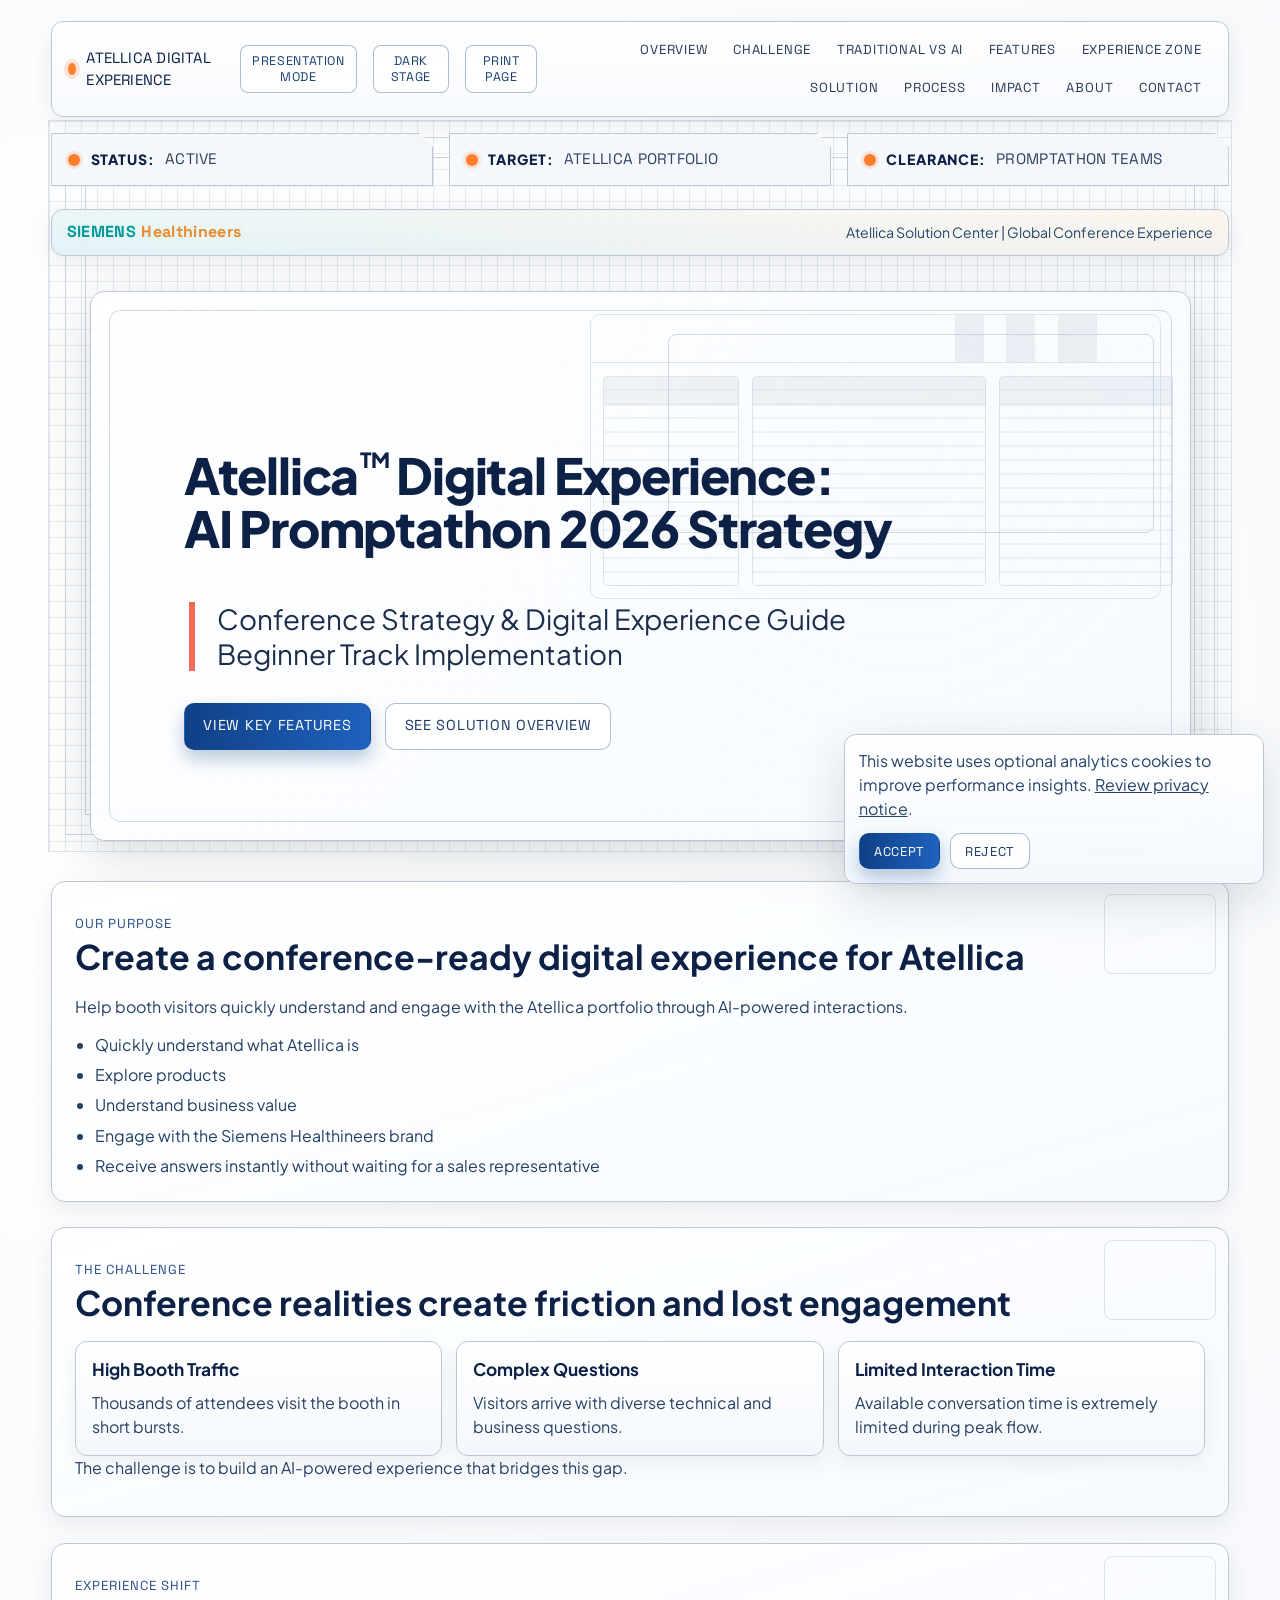
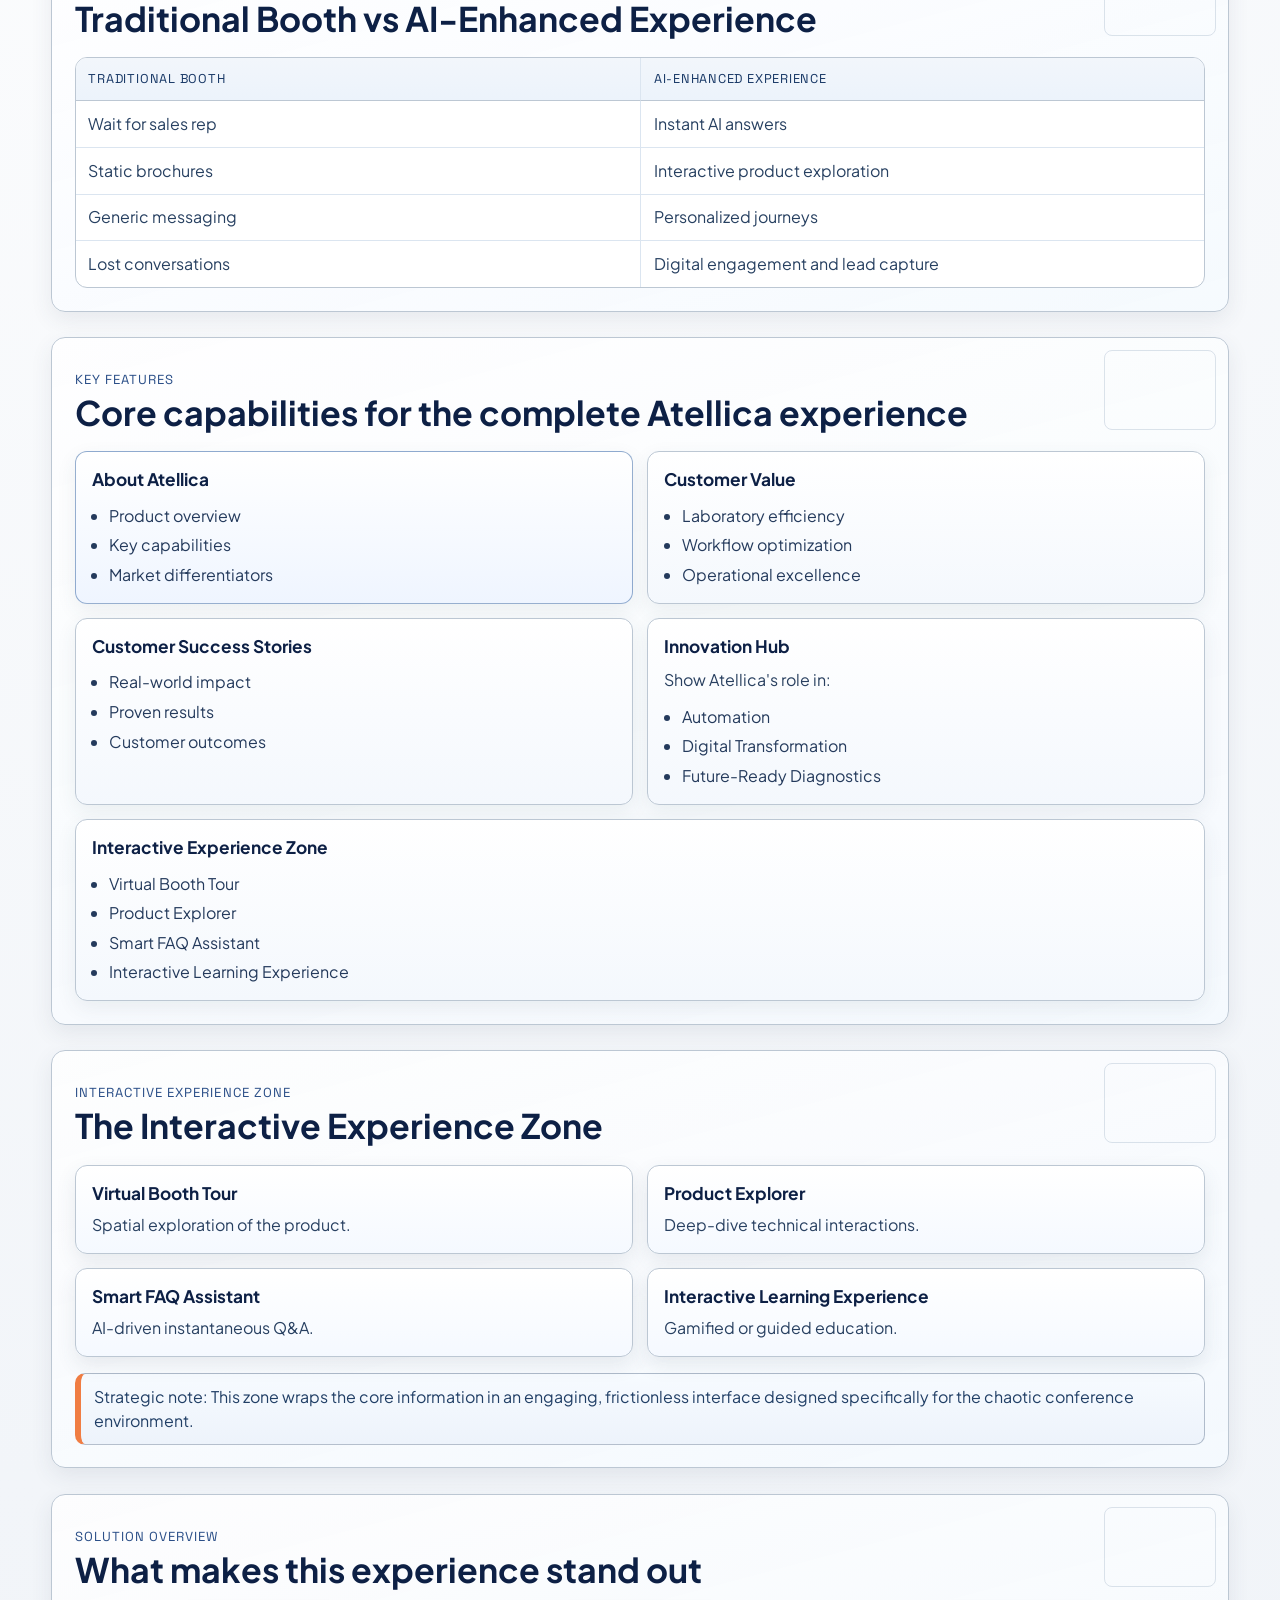
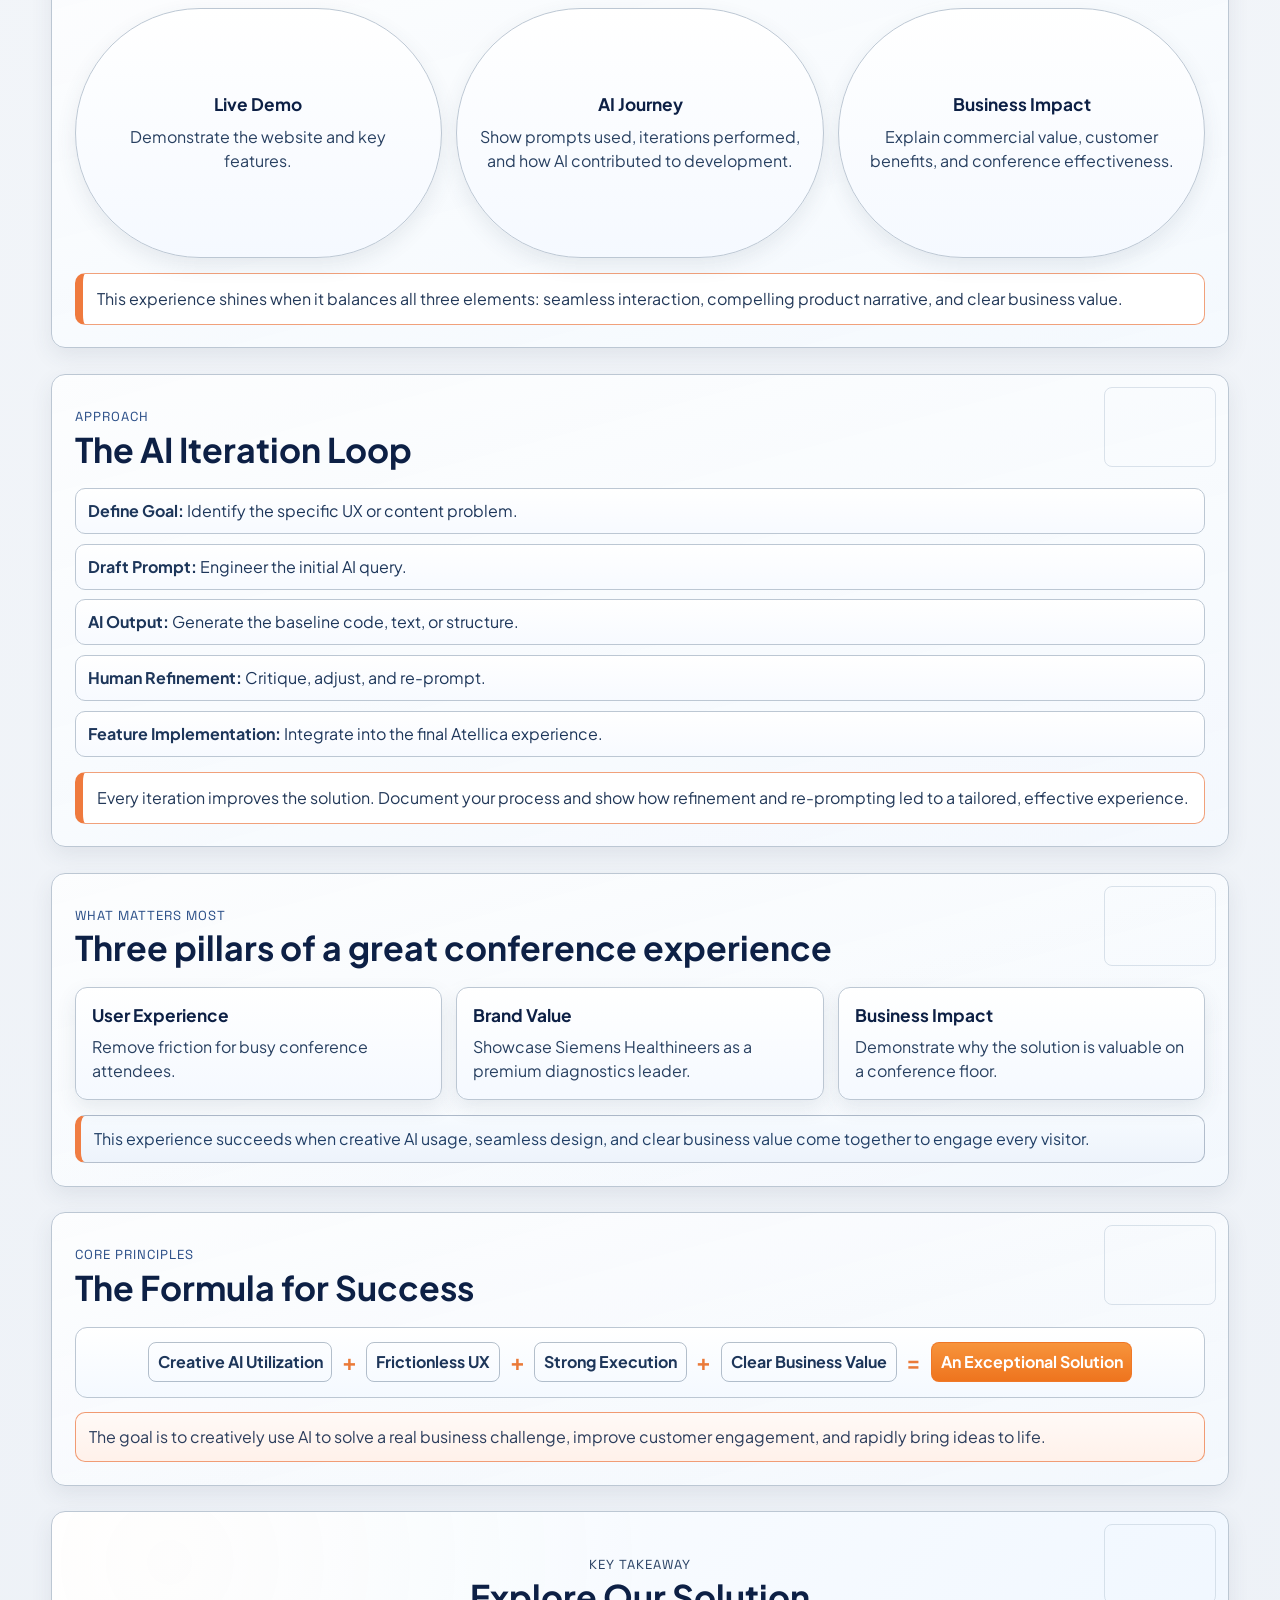
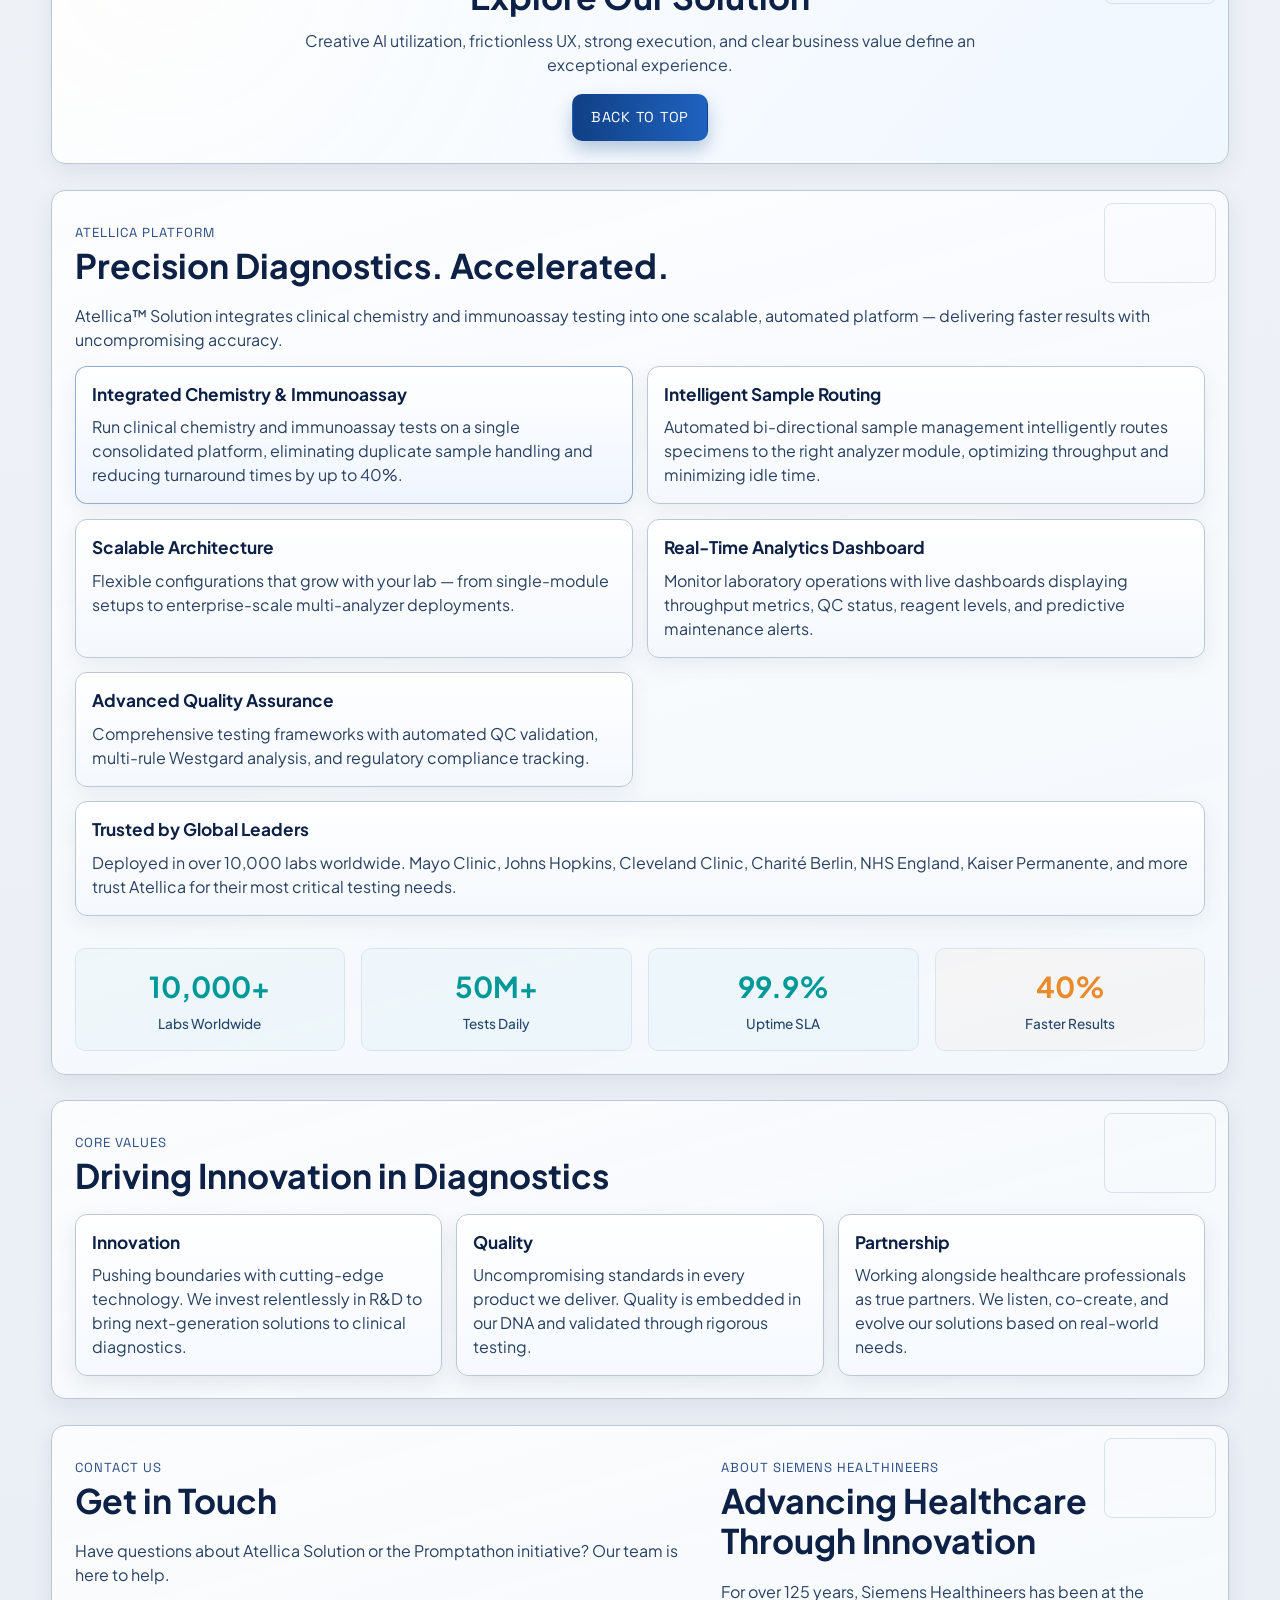
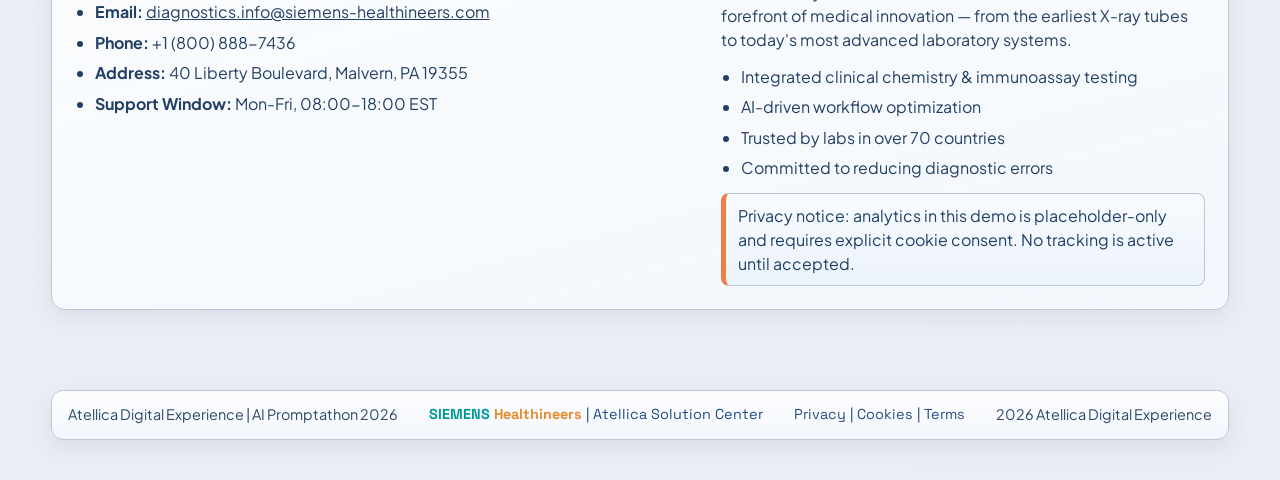
<file: AI Beginner/index.html>
<!doctype html>
<html lang="en">
  <head>
    <meta charset="UTF-8" />
    <meta name="viewport" content="width=device-width, initial-scale=1" />
    <title>Atellica Digital Experience: AI Promptathon 2026 Strategy</title>
    <meta
      name="description"
      content="Discover how AI transforms the Atellica booth experience at the AI Promptathon 2026 conference."
    />
    <meta
      name="keywords"
      content="Atellica, AI Promptathon, digital experience, conference technology, AI solution"
    />
    <meta name="author" content="Atellica Digital Experience Team" />
    <meta name="robots" content="index, follow" />

    <meta property="og:type" content="website" />
    <meta property="og:url" content="https://atellica-dx.example.com/" />
    <meta
      property="og:title"
      content="Atellica Digital Experience: AI Promptathon 2026 Strategy"
    />
    <meta
      property="og:description"
      content="AI-powered digital experience for the Atellica booth at AI Promptathon 2026."
    />
    <meta property="og:site_name" content="Atellica Digital Experience" />
    <meta property="og:locale" content="en_US" />

    <meta name="twitter:card" content="summary_large_image" />
    <meta
      name="twitter:title"
      content="Atellica Digital Experience: AI Promptathon 2026 Strategy"
    />
    <meta
      name="twitter:description"
      content="AI-powered digital experience for the Atellica booth at AI Promptathon 2026."
    />
    <meta property="og:image" content="https://atellica-dx.example.com/social-preview.svg" />
    <meta name="twitter:image" content="https://atellica-dx.example.com/social-preview.svg" />
    <meta name="theme-color" content="#0d2045" />
    <meta name="referrer" content="strict-origin-when-cross-origin" />
    <meta name="format-detection" content="telephone=no" />

    <link rel="canonical" href="https://atellica-dx.example.com/" />
    <link rel="icon" type="image/svg+xml" href="favicon.svg" />
    <link rel="preconnect" href="https://fonts.googleapis.com" />
    <link rel="preconnect" href="https://fonts.gstatic.com" crossorigin />
    <link
      href="https://fonts.googleapis.com/css2?family=Plus+Jakarta+Sans:wght@400;500;700;800&family=Space+Grotesk:wght@500;700&display=swap"
      rel="stylesheet"
    />
    <link rel="stylesheet" href="styles.css" />

    <script type="application/ld+json">
      {
        "@context": "https://schema.org",
        "@graph": [
          {
            "@type": "Organization",
            "@id": "https://atellica-dx.example.com/#organization",
            "name": "Atellica Digital Experience",
            "url": "https://atellica-dx.example.com/"
          },
          {
            "@type": "WebPage",
            "@id": "https://atellica-dx.example.com/#webpage",
            "name": "Atellica Digital Experience: AI Promptathon 2026 Strategy",
            "description": "AI-powered digital experience for the Atellica booth at AI Promptathon 2026.",
            "isPartOf": {
              "@id": "https://atellica-dx.example.com/#website"
            },
            "about": {
              "@type": "Thing",
              "name": "AI Promptathon 2026"
            },
            "inLanguage": "en"
          },
          {
            "@type": "WebSite",
            "@id": "https://atellica-dx.example.com/#website",
            "url": "https://atellica-dx.example.com/",
            "name": "Atellica Digital Experience"
          },
          {
            "@type": "Event",
            "name": "AI Promptathon 2026",
            "eventStatus": "https://schema.org/EventScheduled",
            "eventAttendanceMode": "https://schema.org/OnlineEventAttendanceMode",
            "organizer": {
              "@id": "https://atellica-dx.example.com/#organization"
            },
            "description": "AI-powered digital experience for the Atellica booth at AI Promptathon 2026." 
          }
        ]
      }
    </script>
  </head>
  <body>
    <a class="skip-link" href="#main-content">Skip to content</a>

    <div class="page-bg" aria-hidden="true"></div>

    <header class="site-header">
      <div class="nav-shell">
        <a class="brand" href="#main-content" aria-label="Atellica home">
          <span class="brand-mark" aria-hidden="true"></span>
          <span class="brand-text">Atellica Digital Experience</span>
        </a>
        <button class="menu-toggle" type="button" aria-expanded="false" aria-controls="site-nav">
          Menu
        </button>
        <button id="presentation-toggle" class="presentation-toggle" type="button" aria-pressed="false">
          Presentation Mode
        </button>
        <button id="theme-toggle" class="presentation-toggle" type="button" aria-pressed="false">
          Dark Stage
        </button>
        <button id="print-briefing" class="presentation-toggle" type="button">
          Print Page
        </button>
        <nav id="site-nav" class="site-nav" aria-label="Primary navigation">
          <a href="#mission">Overview</a>
          <a href="#challenge">Challenge</a>
          <a href="#comparison">Traditional vs AI</a>
          <a href="#features">Features</a>
          <a href="#zone">Experience Zone</a>
          <a href="#winning-pitch">Solution</a>
          <a href="#iteration-loop">Process</a>
          <a href="#success-pillars">Impact</a>
          <a href="#about-contact">About</a>
          <a href="#about-contact">Contact</a>
        </nav>
      </div>

      <div class="chip-row" aria-label="Experience metadata">
        <div class="chip">
          <span class="dot" aria-hidden="true"></span>
          <span class="chip-label">Status:</span>
          <span class="chip-value">Active</span>
        </div>
        <div class="chip">
          <span class="dot" aria-hidden="true"></span>
          <span class="chip-label">Target:</span>
          <span class="chip-value">Atellica Portfolio</span>
        </div>
        <div class="chip">
          <span class="dot" aria-hidden="true"></span>
          <span class="chip-label">Clearance:</span>
          <span class="chip-value">Promptathon Teams</span>
        </div>
      </div>

      <div class="healthineers-ribbon" aria-label="Brand identity">
        <p class="healthineers-name">
          <span class="siemens-word">SIEMENS</span>
          <span class="healthineers-word">Healthineers</span>
        </p>
        <p class="healthineers-context">Atellica Solution Center | Global Conference Experience</p>
      </div>
    </header>

    <main id="main-content" class="main-shell">
      <section class="hero-wrap" aria-labelledby="hero-title">
        <div class="hero-card">
          <div class="wireframe" aria-hidden="true">
            <div class="wf-toolbar"></div>
            <div class="wf-columns">
              <div class="wf-col-left"></div>
              <div class="wf-col-center"></div>
              <div class="wf-col-right"></div>
            </div>
          </div>

          <h1 id="hero-title">
            Atellica<span class="tm">TM</span> Digital Experience:
            <br />
            AI Promptathon 2026 Strategy
          </h1>

          <p class="subhead">
            Conference Strategy &amp; Digital Experience Guide
            <br />
            Beginner Track Implementation
          </p>

          <div class="hero-actions">
            <a class="btn btn-primary" href="#features">View Key Features</a>
            <a class="btn btn-ghost" href="#winning-pitch">See Solution Overview</a>
          </div>
        </div>
      </section>

      <section id="mission" class="section" aria-labelledby="mission-title">
        <div class="section-head">
          <p class="eyebrow">Our Purpose</p>
          <h2 id="mission-title">Create a conference-ready digital experience for Atellica</h2>
        </div>
        <p class="lead-text">Help booth visitors quickly understand and engage with the Atellica portfolio through AI-powered interactions.</p>
        <ul class="objective-list">
          <li>Quickly understand what Atellica is</li>
          <li>Explore products</li>
          <li>Understand business value</li>
          <li>Engage with the Siemens Healthineers brand</li>
          <li>Receive answers instantly without waiting for a sales representative</li>
        </ul>
      </section>

      <section id="challenge" class="section" aria-labelledby="challenge-title">
        <div class="section-head">
          <p class="eyebrow">The Challenge</p>
          <h2 id="challenge-title">Conference realities create friction and lost engagement</h2>
        </div>
        <div class="card-grid mission-grid">
          <article class="info-card">
            <h3>High Booth Traffic</h3>
            <p>Thousands of attendees visit the booth in short bursts.</p>
          </article>
          <article class="info-card">
            <h3>Complex Questions</h3>
            <p>Visitors arrive with diverse technical and business questions.</p>
          </article>
          <article class="info-card">
            <h3>Limited Interaction Time</h3>
            <p>Available conversation time is extremely limited during peak flow.</p>
          </article>
        </div>
        <p class="lead-text">The challenge is to build an AI-powered experience that bridges this gap.</p>
      </section>

      <section id="comparison" class="section" aria-labelledby="comparison-title">
        <div class="section-head">
          <p class="eyebrow">Experience Shift</p>
          <h2 id="comparison-title">Traditional Booth vs AI-Enhanced Experience</h2>
        </div>
        <div class="compare-grid" role="table" aria-label="Traditional vs AI-enhanced experience comparison">
          <div class="compare-header" role="rowgroup">
            <p role="columnheader">Traditional Booth</p>
            <p role="columnheader">AI-Enhanced Experience</p>
          </div>
          <div class="compare-row" role="row">
            <p role="cell">Wait for sales rep</p>
            <p role="cell">Instant AI answers</p>
          </div>
          <div class="compare-row" role="row">
            <p role="cell">Static brochures</p>
            <p role="cell">Interactive product exploration</p>
          </div>
          <div class="compare-row" role="row">
            <p role="cell">Generic messaging</p>
            <p role="cell">Personalized journeys</p>
          </div>
          <div class="compare-row" role="row">
            <p role="cell">Lost conversations</p>
            <p role="cell">Digital engagement and lead capture</p>
          </div>
        </div>
      </section>

      <section id="features" class="section" aria-labelledby="features-title">
        <div class="section-head">
          <p class="eyebrow">Key Features</p>
          <h2 id="features-title">Core capabilities for the complete Atellica experience</h2>
        </div>
        <div class="card-grid mandatory-grid">
          <article class="track-card featured mandatory-card">
            <h3>About Atellica</h3>
            <ul>
              <li>Product overview</li>
              <li>Key capabilities</li>
              <li>Market differentiators</li>
            </ul>
          </article>
          <article class="track-card mandatory-card">
            <h3>Customer Value</h3>
            <ul>
              <li>Laboratory efficiency</li>
              <li>Workflow optimization</li>
              <li>Operational excellence</li>
            </ul>
          </article>
          <article class="track-card mandatory-card">
            <h3>Customer Success Stories</h3>
            <ul>
              <li>Real-world impact</li>
              <li>Proven results</li>
              <li>Customer outcomes</li>
            </ul>
          </article>
          <article class="track-card mandatory-card">
            <h3>Innovation Hub</h3>
            <p>Show Atellica's role in:</p>
            <ul>
              <li>Automation</li>
              <li>Digital Transformation</li>
              <li>Future-Ready Diagnostics</li>
            </ul>
          </article>
          <article class="track-card mandatory-card mandatory-wide">
            <h3>Interactive Experience Zone</h3>
            <ul>
              <li>Virtual Booth Tour</li>
              <li>Product Explorer</li>
              <li>Smart FAQ Assistant</li>
              <li>Interactive Learning Experience</li>
            </ul>
          </article>
        </div>
      </section>

      <section id="zone" class="section" aria-labelledby="zone-title">
        <div class="section-head">
          <p class="eyebrow">Interactive Experience Zone</p>
          <h2 id="zone-title">The Interactive Experience Zone</h2>
        </div>
        <div class="card-grid zone-grid">
          <article class="zone-card">
            <h3>Virtual Booth Tour</h3>
            <p>Spatial exploration of the product.</p>
          </article>
          <article class="zone-card">
            <h3>Product Explorer</h3>
            <p>Deep-dive technical interactions.</p>
          </article>
          <article class="zone-card">
            <h3>Smart FAQ Assistant</h3>
            <p>AI-driven instantaneous Q&amp;A.</p>
          </article>
          <article class="zone-card">
            <h3>Interactive Learning Experience</h3>
            <p>Gamified or guided education.</p>
          </article>
        </div>
        <p class="strategic-note">
          Strategic note: This zone wraps the core information in an engaging, frictionless interface designed specifically
          for the chaotic conference environment.
        </p>
      </section>

      <section id="winning-pitch" class="section" aria-labelledby="winning-title">
        <div class="section-head">
          <p class="eyebrow">Solution Overview</p>
          <h2 id="winning-title">What makes this experience stand out</h2>
        </div>
        <div class="pillars-grid">
          <article class="pillar-card">
            <h3>Live Demo</h3>
            <p>Demonstrate the website and key features.</p>
          </article>
          <article class="pillar-card">
            <h3>AI Journey</h3>
            <p>Show prompts used, iterations performed, and how AI contributed to development.</p>
          </article>
          <article class="pillar-card">
            <h3>Business Impact</h3>
            <p>Explain commercial value, customer benefits, and conference effectiveness.</p>
          </article>
        </div>
        <aside class="judge-lens" aria-label="Key insight">
          This experience shines when it balances all three elements: seamless interaction, compelling product narrative, and clear business value.
        </aside>
      </section>

      <section id="iteration-loop" class="section" aria-labelledby="loop-title">
        <div class="section-head">
          <p class="eyebrow">Approach</p>
          <h2 id="loop-title">The AI Iteration Loop</h2>
        </div>
        <ol class="loop-list">
          <li><strong>Define Goal:</strong> Identify the specific UX or content problem.</li>
          <li><strong>Draft Prompt:</strong> Engineer the initial AI query.</li>
          <li><strong>AI Output:</strong> Generate the baseline code, text, or structure.</li>
          <li><strong>Human Refinement:</strong> Critique, adjust, and re-prompt.</li>
          <li><strong>Feature Implementation:</strong> Integrate into the final Atellica experience.</li>
        </ol>
        <aside class="judge-lens" aria-label="Best practice">
          Every iteration improves the solution. Document your process and show how refinement and re-prompting led to a tailored, effective experience.
        </aside>
      </section>

      <section id="success-pillars" class="section" aria-labelledby="success-title">
        <div class="section-head">
          <p class="eyebrow">What Matters Most</p>
          <h2 id="success-title">Three pillars of a great conference experience</h2>
        </div>
        <div class="card-grid success-grid">
          <article class="success-card">
            <h3>User Experience</h3>
            <p>Remove friction for busy conference attendees.</p>
          </article>
          <article class="success-card">
            <h3>Brand Value</h3>
            <p>Showcase Siemens Healthineers as a premium diagnostics leader.</p>
          </article>
          <article class="success-card">
            <h3>Business Impact</h3>
            <p>Demonstrate why the solution is valuable on a conference floor.</p>
          </article>
        </div>
        <p class="strategic-note">This experience succeeds when creative AI usage, seamless design, and clear business value come together to engage every visitor.</p>
      </section>

      <section class="section" aria-labelledby="champion-title">
        <div class="section-head">
          <p class="eyebrow">Core Principles</p>
          <h2 id="champion-title">The Formula for Success</h2>
        </div>
        <div class="formula">
          <span>Creative AI Utilization</span>
          <span class="operator">+</span>
          <span>Frictionless UX</span>
          <span class="operator">+</span>
          <span>Strong Execution</span>
          <span class="operator">+</span>
          <span>Clear Business Value</span>
          <span class="operator">=</span>
          <span class="champion">An Exceptional Solution</span>
        </div>
        <p class="critical-directive">
          The goal is to creatively use AI to solve a real business challenge, improve customer engagement, and rapidly bring ideas to life.
        </p>
      </section>

      <section class="section cta" aria-labelledby="cta-title">
        <p class="eyebrow">Key Takeaway</p>
        <h2 id="cta-title">Explore Our Solution</h2>
        <p>Creative AI utilization, frictionless UX, strong execution, and clear business value define an exceptional experience.</p>
        <a class="btn btn-primary" href="#main-content">Back to Top</a>
      </section>

      <section class="section" aria-labelledby="platform-title">
        <div class="section-head">
          <p class="eyebrow">Atellica Platform</p>
          <h2 id="platform-title">Precision Diagnostics. Accelerated.</h2>
        </div>
        <p class="lead-text">Atellica™ Solution integrates clinical chemistry and immunoassay testing into one scalable, automated platform — delivering faster results with uncompromising accuracy.</p>
        <div class="card-grid mandatory-grid">
          <article class="track-card featured mandatory-card">
            <h3>Integrated Chemistry &amp; Immunoassay</h3>
            <p>Run clinical chemistry and immunoassay tests on a single consolidated platform, eliminating duplicate sample handling and reducing turnaround times by up to 40%.</p>
          </article>
          <article class="track-card mandatory-card">
            <h3>Intelligent Sample Routing</h3>
            <p>Automated bi-directional sample management intelligently routes specimens to the right analyzer module, optimizing throughput and minimizing idle time.</p>
          </article>
          <article class="track-card mandatory-card">
            <h3>Scalable Architecture</h3>
            <p>Flexible configurations that grow with your lab — from single-module setups to enterprise-scale multi-analyzer deployments.</p>
          </article>
          <article class="track-card mandatory-card">
            <h3>Real-Time Analytics Dashboard</h3>
            <p>Monitor laboratory operations with live dashboards displaying throughput metrics, QC status, reagent levels, and predictive maintenance alerts.</p>
          </article>
          <article class="track-card mandatory-card">
            <h3>Advanced Quality Assurance</h3>
            <p>Comprehensive testing frameworks with automated QC validation, multi-rule Westgard analysis, and regulatory compliance tracking.</p>
          </article>
          <article class="track-card mandatory-card mandatory-wide">
            <h3>Trusted by Global Leaders</h3>
            <p>Deployed in over 10,000 labs worldwide. Mayo Clinic, Johns Hopkins, Cleveland Clinic, Charité Berlin, NHS England, Kaiser Permanente, and more trust Atellica for their most critical testing needs.</p>
          </article>
        </div>
        <div class="platform-stats" style="margin-top: 2rem; display: grid; grid-template-columns: repeat(auto-fit, minmax(180px, 1fr)); gap: 1rem;">
          <div style="border: 1px solid #dbe5f0; border-radius: 10px; padding: 1rem; text-align: center;">
            <div style="font-size: 1.8rem; font-weight: 700; color: #009999; margin-bottom: 0.35rem;">10,000+</div>
            <div style="font-size: 0.85rem; color: #24476c;">Labs Worldwide</div>
          </div>
          <div style="border: 1px solid #dbe5f0; border-radius: 10px; padding: 1rem; text-align: center;">
            <div style="font-size: 1.8rem; font-weight: 700; color: #009999; margin-bottom: 0.35rem;">50M+</div>
            <div style="font-size: 0.85rem; color: #24476c;">Tests Daily</div>
          </div>
          <div style="border: 1px solid #dbe5f0; border-radius: 10px; padding: 1rem; text-align: center;">
            <div style="font-size: 1.8rem; font-weight: 700; color: #009999; margin-bottom: 0.35rem;">99.9%</div>
            <div style="font-size: 0.85rem; color: #24476c;">Uptime SLA</div>
          </div>
          <div style="border: 1px solid #dbe5f0; border-radius: 10px; padding: 1rem; text-align: center;">
            <div style="font-size: 1.8rem; font-weight: 700; color: #e98a2b; margin-bottom: 0.35rem;">40%</div>
            <div style="font-size: 0.85rem; color: #24476c;">Faster Results</div>
          </div>
        </div>
      </section>

      <section class="section" aria-labelledby="values-title">
        <div class="section-head">
          <p class="eyebrow">Core Values</p>
          <h2 id="values-title">Driving Innovation in Diagnostics</h2>
        </div>
        <div class="card-grid success-grid">
          <article class="success-card">
            <h3>Innovation</h3>
            <p>Pushing boundaries with cutting-edge technology. We invest relentlessly in R&amp;D to bring next-generation solutions to clinical diagnostics.</p>
          </article>
          <article class="success-card">
            <h3>Quality</h3>
            <p>Uncompromising standards in every product we deliver. Quality is embedded in our DNA and validated through rigorous testing.</p>
          </article>
          <article class="success-card">
            <h3>Partnership</h3>
            <p>Working alongside healthcare professionals as true partners. We listen, co-create, and evolve our solutions based on real-world needs.</p>
          </article>
        </div>
      </section>

      <section id="about-contact" class="section split enterprise" aria-labelledby="contact-title">
        <article>
          <div class="section-head">
            <p class="eyebrow">Contact Us</p>
            <h2 id="contact-title">Get in Touch</h2>
          </div>
          <p class="lead-text">Have questions about Atellica Solution or the Promptathon initiative? Our team is here to help.</p>
          <ul class="objective-list">
            <li><strong>Email:</strong> <a href="mailto:diagnostics.info@siemens-healthineers.com">diagnostics.info@siemens-healthineers.com</a></li>
            <li><strong>Phone:</strong> +1 (800) 888-7436</li>
            <li><strong>Address:</strong> 40 Liberty Boulevard, Malvern, PA 19355</li>
            <li><strong>Support Window:</strong> Mon-Fri, 08:00-18:00 EST</li>
          </ul>
        </article>
        <article>
          <div class="section-head">
            <p class="eyebrow">About Siemens Healthineers</p>
            <h2>Advancing Healthcare Through Innovation</h2>
          </div>
          <p class="lead-text">For over 125 years, Siemens Healthineers has been at the forefront of medical innovation — from the earliest X-ray tubes to today's most advanced laboratory systems.</p>
          <ul class="objective-list">
            <li>Integrated clinical chemistry &amp; immunoassay testing</li>
            <li>AI-driven workflow optimization</li>
            <li>Trusted by labs in over 70 countries</li>
            <li>Committed to reducing diagnostic errors</li>
          </ul>
          <p class="legal-note" id="privacy">
            Privacy notice: analytics in this demo is placeholder-only and requires explicit cookie consent. No tracking is active until accepted.
          </p>
        </article>
      </section>
    </main>

    <footer class="site-footer">
      <p>Atellica Digital Experience | AI Promptathon 2026</p>
      <p class="brandline">
        <span class="siemens-word">SIEMENS</span>
        <span class="healthineers-word">Healthineers</span>
        <span>| Atellica Solution Center</span>
      </p>
      <p class="footer-links">
        <a href="#privacy">Privacy</a> | <a href="#privacy">Cookies</a> | <a href="#privacy">Terms</a>
      </p>
      <p><span id="year"></span> Atellica Digital Experience</p>
    </footer>

    <aside id="cookie-banner" class="cookie-banner" role="dialog" aria-live="polite" aria-label="Cookie consent">
      <p>
        This website uses optional analytics cookies to improve performance insights.
        <a href="#privacy">Review privacy notice</a>.
      </p>
      <div class="cookie-actions">
        <button id="cookie-accept" class="btn btn-primary" type="button">Accept</button>
        <button id="cookie-reject" class="btn btn-ghost" type="button">Reject</button>
      </div>
    </aside>

    <script src="script.js"></script>
  </body>
</html>
</file>
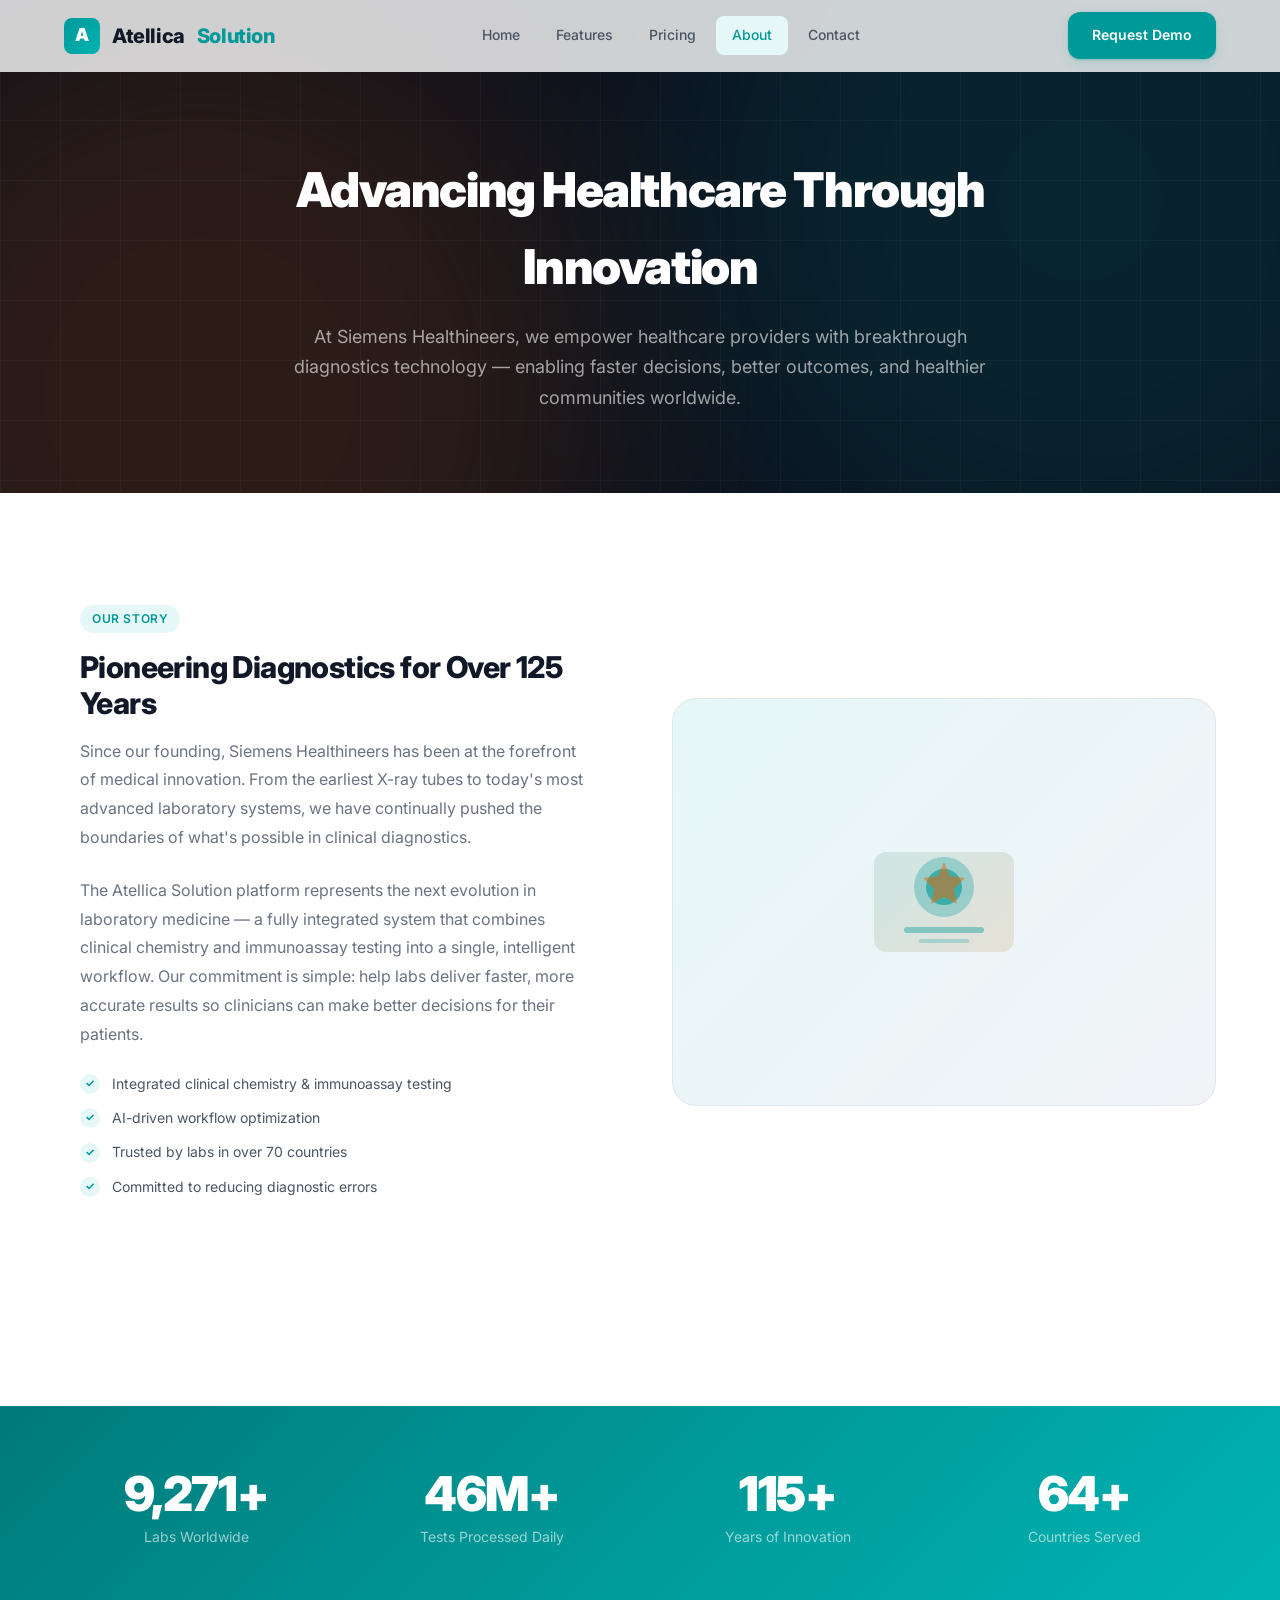
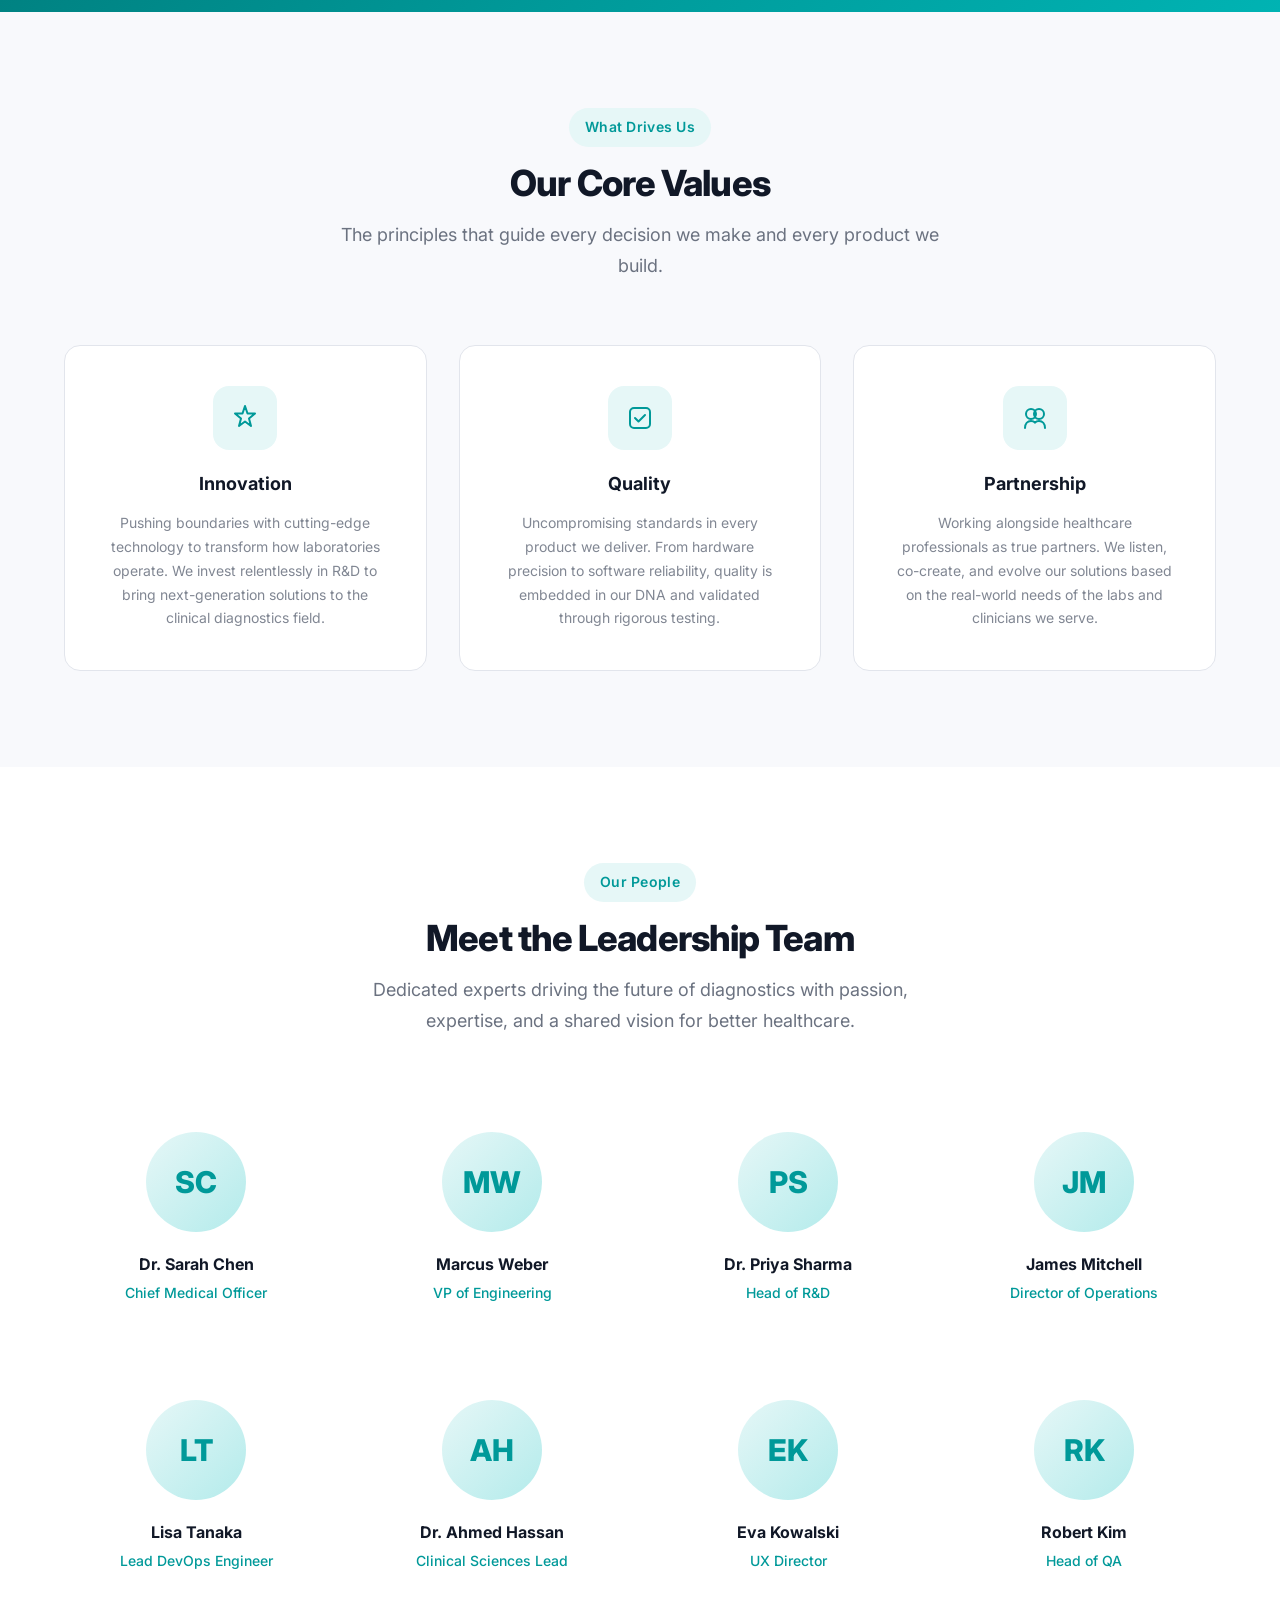
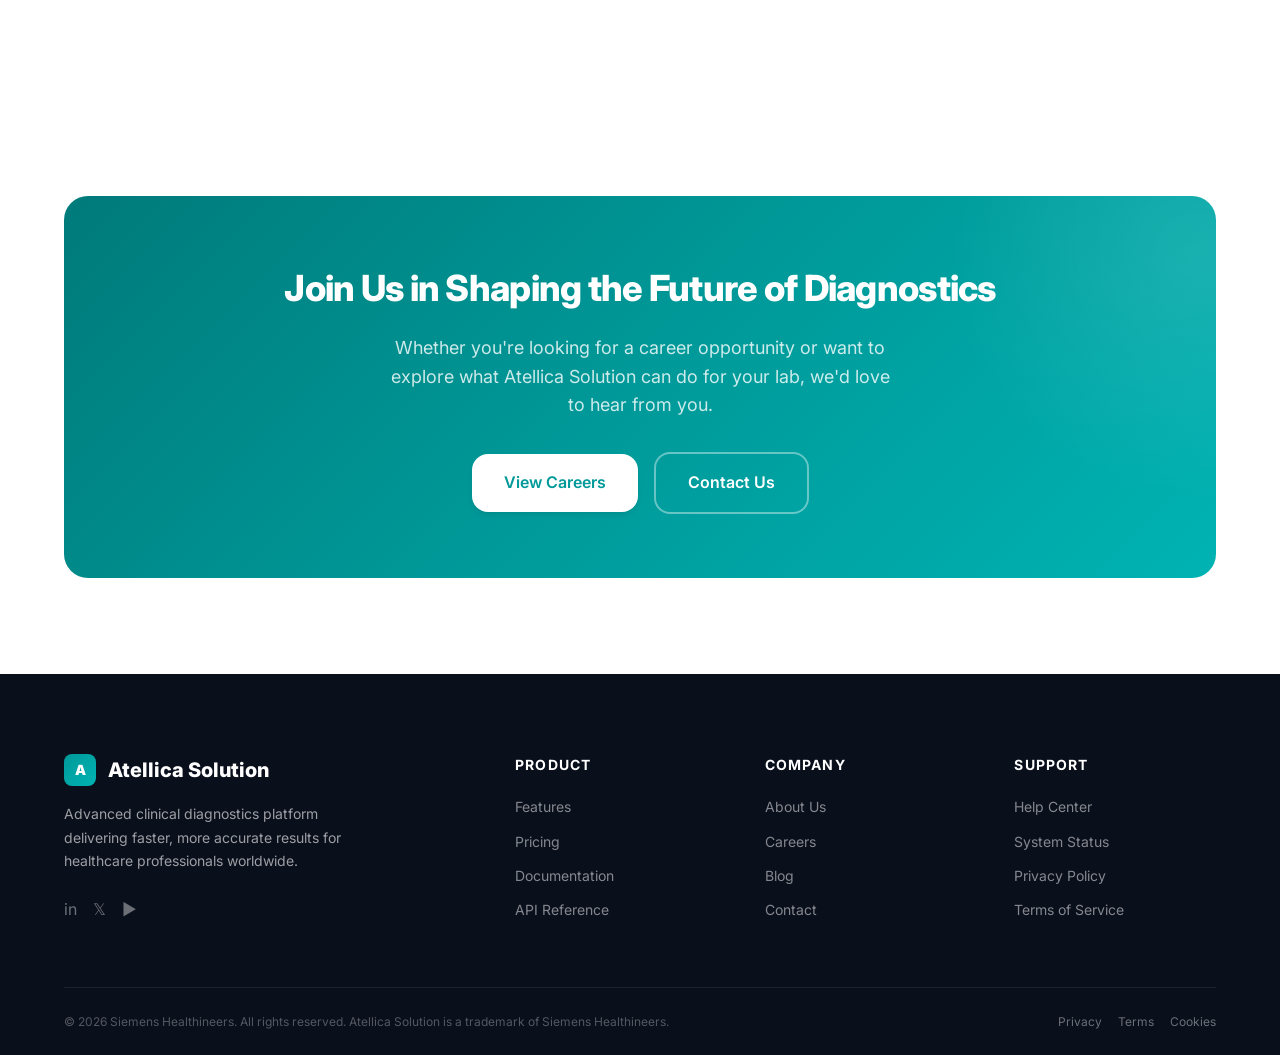
<file: atellica-solution/about.html>
<!DOCTYPE html>
<html lang="en">
<head>
  <meta charset="UTF-8">
  <meta name="viewport" content="width=device-width, initial-scale=1.0">
  <meta name="description" content="Learn about Siemens Healthineers and the Atellica Solution — over 125 years of pioneering diagnostics innovation.">
  <title>About Us | Atellica Solution – Siemens Healthineers</title>
  <link rel="stylesheet" href="css/styles.css">
</head>
<body>

  <!-- ========== Navbar ========== -->
  <nav class="navbar" id="navbar">
    <div class="navbar__inner">
      <a href="index.html" class="navbar__logo">
        <div class="navbar__logo-icon">A</div>
        Atellica <span>Solution</span>
      </a>
      <div class="navbar__links">
        <a href="index.html" class="navbar__link">Home</a>
        <a href="features.html" class="navbar__link">Features</a>
        <a href="pricing.html" class="navbar__link">Pricing</a>
        <a href="about.html" class="navbar__link active">About</a>
        <a href="contact.html" class="navbar__link">Contact</a>
      </div>
      <div class="navbar__actions">
        <a href="contact.html" class="btn btn--primary">Request Demo</a>
      </div>
      <button class="navbar__hamburger" aria-label="Menu">
        <span></span><span></span><span></span>
      </button>
    </div>
    <div class="navbar__mobile-menu">
      <a href="index.html">Home</a>
      <a href="features.html">Features</a>
      <a href="pricing.html">Pricing</a>
      <a href="about.html">About</a>
      <a href="contact.html">Contact</a>
    </div>
  </nav>

  <!-- ========== Page Hero ========== -->
  <section class="page-hero">
    <div class="hero__bg">
      <div class="hero__gradient hero__gradient--1"></div>
      <div class="hero__gradient hero__gradient--2"></div>
      <div class="hero__grid-pattern"></div>
    </div>
    <div class="container">
      <div class="page-hero__content">
        <h1 class="page-hero__title">Advancing Healthcare Through Innovation</h1>
        <p class="page-hero__subtitle">At Siemens Healthineers, we empower healthcare providers with breakthrough diagnostics technology — enabling faster decisions, better outcomes, and healthier communities worldwide.</p>
      </div>
    </div>
  </section>

  <!-- ========== Mission Story ========== -->
  <section class="section reveal">
    <div class="container">
      <div class="feature-row">
        <div class="feature-row__content">
          <span class="feature-row__tag">Our Story</span>
          <h2 class="feature-row__title">Pioneering Diagnostics for Over 125 Years</h2>
          <p class="feature-row__text">Since our founding, Siemens Healthineers has been at the forefront of medical innovation. From the earliest X-ray tubes to today's most advanced laboratory systems, we have continually pushed the boundaries of what's possible in clinical diagnostics.</p>
          <p class="feature-row__text">The Atellica Solution platform represents the next evolution in laboratory medicine — a fully integrated system that combines clinical chemistry and immunoassay testing into a single, intelligent workflow. Our commitment is simple: help labs deliver faster, more accurate results so clinicians can make better decisions for their patients.</p>
          <ul class="feature-row__list">
            <li>Integrated clinical chemistry &amp; immunoassay testing</li>
            <li>AI-driven workflow optimization</li>
            <li>Trusted by labs in over 70 countries</li>
            <li>Committed to reducing diagnostic errors</li>
          </ul>
        </div>
        <div class="feature-row__image">
          <svg width="200" height="200" viewBox="0 0 200 200" fill="none" xmlns="http://www.w3.org/2000/svg">
            <defs>
              <linearGradient id="brandGrad" x1="0" y1="0" x2="200" y2="200" gradientUnits="userSpaceOnUse">
                <stop offset="0%" stop-color="#009999"/>
                <stop offset="100%" stop-color="#EC6602"/>
              </linearGradient>
            </defs>
            <rect x="30" y="50" width="140" height="100" rx="12" fill="url(#brandGrad)" opacity="0.15"/>
            <circle cx="100" cy="85" r="30" fill="#009999" opacity="0.3"/>
            <circle cx="100" cy="85" r="18" fill="#009999" opacity="0.6"/>
            <rect x="60" y="125" width="80" height="6" rx="3" fill="#009999" opacity="0.4"/>
            <rect x="75" y="137" width="50" height="4" rx="2" fill="#009999" opacity="0.25"/>
            <polygon points="100,60 106,74 121,76 110,87 113,102 100,95 87,102 90,87 79,76 94,74" fill="#EC6602" opacity="0.5"/>
          </svg>
        </div>
      </div>
    </div>
  </section>

  <!-- ========== Stats Bar ========== -->
  <section class="section--petrol reveal">
    <div class="container">
      <div class="stats-bar">
        <div class="stat-item reveal reveal-delay-1">
          <div class="stat-item__value" data-count="10000" data-suffix="+">0</div>
          <div class="stat-item__label">Labs Worldwide</div>
        </div>
        <div class="stat-item reveal reveal-delay-2">
          <div class="stat-item__value" data-count="50" data-suffix="M+">0</div>
          <div class="stat-item__label">Tests Processed Daily</div>
        </div>
        <div class="stat-item reveal reveal-delay-3">
          <div class="stat-item__value" data-count="125" data-suffix="+">0</div>
          <div class="stat-item__label">Years of Innovation</div>
        </div>
        <div class="stat-item reveal reveal-delay-4">
          <div class="stat-item__value" data-count="70" data-suffix="+">0</div>
          <div class="stat-item__label">Countries Served</div>
        </div>
      </div>
    </div>
  </section>

  <!-- ========== Core Values ========== -->
  <section class="section section--gray reveal">
    <div class="container">
      <div class="section-header">
        <span class="section-badge">What Drives Us</span>
        <h2 class="section-title">Our Core Values</h2>
        <p class="section-subtitle">The principles that guide every decision we make and every product we build.</p>
      </div>
      <div class="values-grid">
        <!-- Innovation -->
        <div class="value-card reveal reveal-delay-1">
          <div class="value-card__icon">
            <svg width="28" height="28" viewBox="0 0 28 28" fill="none" xmlns="http://www.w3.org/2000/svg">
              <path d="M14 2L16.5 9.5H24L18 14.5L20 22L14 17.5L8 22L10 14.5L4 9.5H11.5L14 2Z" stroke="currentColor" stroke-width="2" stroke-linejoin="round" fill="none"/>
            </svg>
          </div>
          <h3 class="value-card__title">Innovation</h3>
          <p class="value-card__text">Pushing boundaries with cutting-edge technology to transform how laboratories operate. We invest relentlessly in R&amp;D to bring next-generation solutions to the clinical diagnostics field.</p>
        </div>
        <!-- Quality -->
        <div class="value-card reveal reveal-delay-2">
          <div class="value-card__icon">
            <svg width="28" height="28" viewBox="0 0 28 28" fill="none" xmlns="http://www.w3.org/2000/svg">
              <rect x="4" y="4" width="20" height="20" rx="4" stroke="currentColor" stroke-width="2" fill="none"/>
              <path d="M9 14L12.5 17.5L19 11" stroke="currentColor" stroke-width="2" stroke-linecap="round" stroke-linejoin="round"/>
            </svg>
          </div>
          <h3 class="value-card__title">Quality</h3>
          <p class="value-card__text">Uncompromising standards in every product we deliver. From hardware precision to software reliability, quality is embedded in our DNA and validated through rigorous testing.</p>
        </div>
        <!-- Partnership -->
        <div class="value-card reveal reveal-delay-3">
          <div class="value-card__icon">
            <svg width="28" height="28" viewBox="0 0 28 28" fill="none" xmlns="http://www.w3.org/2000/svg">
              <circle cx="10" cy="10" r="5" stroke="currentColor" stroke-width="2" fill="none"/>
              <circle cx="18" cy="10" r="5" stroke="currentColor" stroke-width="2" fill="none"/>
              <path d="M4 24C4 20 6.5 17 10 17C11.5 17 13 17.5 14 18.5C15 17.5 16.5 17 18 17C21.5 17 24 20 24 24" stroke="currentColor" stroke-width="2" stroke-linecap="round" fill="none"/>
            </svg>
          </div>
          <h3 class="value-card__title">Partnership</h3>
          <p class="value-card__text">Working alongside healthcare professionals as true partners. We listen, co-create, and evolve our solutions based on the real-world needs of the labs and clinicians we serve.</p>
        </div>
      </div>
    </div>
  </section>

  <!-- ========== Team Section ========== -->
  <section class="section reveal">
    <div class="container">
      <div class="section-header">
        <span class="section-badge">Our People</span>
        <h2 class="section-title">Meet the Leadership Team</h2>
        <p class="section-subtitle">Dedicated experts driving the future of diagnostics with passion, expertise, and a shared vision for better healthcare.</p>
      </div>
      <div class="team-grid">
        <!-- Dr. Sarah Chen -->
        <div class="team-card reveal reveal-delay-1">
          <div class="team-card__avatar">SC</div>
          <h3 class="team-card__name">Dr. Sarah Chen</h3>
          <p class="team-card__role">Chief Medical Officer</p>
        </div>
        <!-- Marcus Weber -->
        <div class="team-card reveal reveal-delay-2">
          <div class="team-card__avatar">MW</div>
          <h3 class="team-card__name">Marcus Weber</h3>
          <p class="team-card__role">VP of Engineering</p>
        </div>
        <!-- Dr. Priya Sharma -->
        <div class="team-card reveal reveal-delay-3">
          <div class="team-card__avatar">PS</div>
          <h3 class="team-card__name">Dr. Priya Sharma</h3>
          <p class="team-card__role">Head of R&amp;D</p>
        </div>
        <!-- James Mitchell -->
        <div class="team-card reveal reveal-delay-4">
          <div class="team-card__avatar">JM</div>
          <h3 class="team-card__name">James Mitchell</h3>
          <p class="team-card__role">Director of Operations</p>
        </div>
        <!-- Lisa Tanaka -->
        <div class="team-card reveal reveal-delay-1">
          <div class="team-card__avatar">LT</div>
          <h3 class="team-card__name">Lisa Tanaka</h3>
          <p class="team-card__role">Lead DevOps Engineer</p>
        </div>
        <!-- Dr. Ahmed Hassan -->
        <div class="team-card reveal reveal-delay-2">
          <div class="team-card__avatar">AH</div>
          <h3 class="team-card__name">Dr. Ahmed Hassan</h3>
          <p class="team-card__role">Clinical Sciences Lead</p>
        </div>
        <!-- Eva Kowalski -->
        <div class="team-card reveal reveal-delay-3">
          <div class="team-card__avatar">EK</div>
          <h3 class="team-card__name">Eva Kowalski</h3>
          <p class="team-card__role">UX Director</p>
        </div>
        <!-- Robert Kim -->
        <div class="team-card reveal reveal-delay-4">
          <div class="team-card__avatar">RK</div>
          <h3 class="team-card__name">Robert Kim</h3>
          <p class="team-card__role">Head of QA</p>
        </div>
      </div>
    </div>
  </section>

  <!-- ========== CTA Banner ========== -->
  <section class="section reveal">
    <div class="container">
      <div class="cta-banner">
        <h2 class="cta-banner__title">Join Us in Shaping the Future of Diagnostics</h2>
        <p class="cta-banner__text">Whether you're looking for a career opportunity or want to explore what Atellica Solution can do for your lab, we'd love to hear from you.</p>
        <div class="btn-group" style="justify-content: center;">
          <a href="#" class="btn btn--white btn--lg">View Careers</a>
          <a href="contact.html" class="btn btn--outline btn--lg" style="border-color: rgba(255,255,255,0.4); color: var(--color-white);">Contact Us</a>
        </div>
      </div>
    </div>
  </section>

  <!-- ========== Footer ========== -->
  <footer class="footer">
    <div class="container">
      <div class="footer__grid">
        <div class="footer__brand">
          <div class="footer__logo">
            <div class="footer__logo-icon">A</div>
            Atellica Solution
          </div>
          <p class="footer__desc">Advanced clinical diagnostics platform delivering faster, more accurate results for healthcare professionals worldwide.</p>
          <div class="footer__social">
            <a href="#" aria-label="LinkedIn">in</a>
            <a href="#" aria-label="Twitter">𝕏</a>
            <a href="#" aria-label="YouTube">▶</a>
          </div>
        </div>
        <div>
          <h4 class="footer__col-title">Product</h4>
          <div class="footer__links">
            <a href="features.html" class="footer__link">Features</a>
            <a href="pricing.html" class="footer__link">Pricing</a>
            <a href="#" class="footer__link">Documentation</a>
            <a href="#" class="footer__link">API Reference</a>
          </div>
        </div>
        <div>
          <h4 class="footer__col-title">Company</h4>
          <div class="footer__links">
            <a href="about.html" class="footer__link">About Us</a>
            <a href="#" class="footer__link">Careers</a>
            <a href="#" class="footer__link">Blog</a>
            <a href="contact.html" class="footer__link">Contact</a>
          </div>
        </div>
        <div>
          <h4 class="footer__col-title">Support</h4>
          <div class="footer__links">
            <a href="#" class="footer__link">Help Center</a>
            <a href="#" class="footer__link">System Status</a>
            <a href="#" class="footer__link">Privacy Policy</a>
            <a href="#" class="footer__link">Terms of Service</a>
          </div>
        </div>
      </div>
      <div class="footer__bottom">
        <p>&copy; 2026 Siemens Healthineers. All rights reserved. Atellica Solution is a trademark of Siemens Healthineers.</p>
        <div class="footer__social">
          <a href="#">Privacy</a>
          <a href="#">Terms</a>
          <a href="#">Cookies</a>
        </div>
      </div>
    </div>
  </footer>

  <script src="js/main.js"></script>
</body>
</html>
</file>
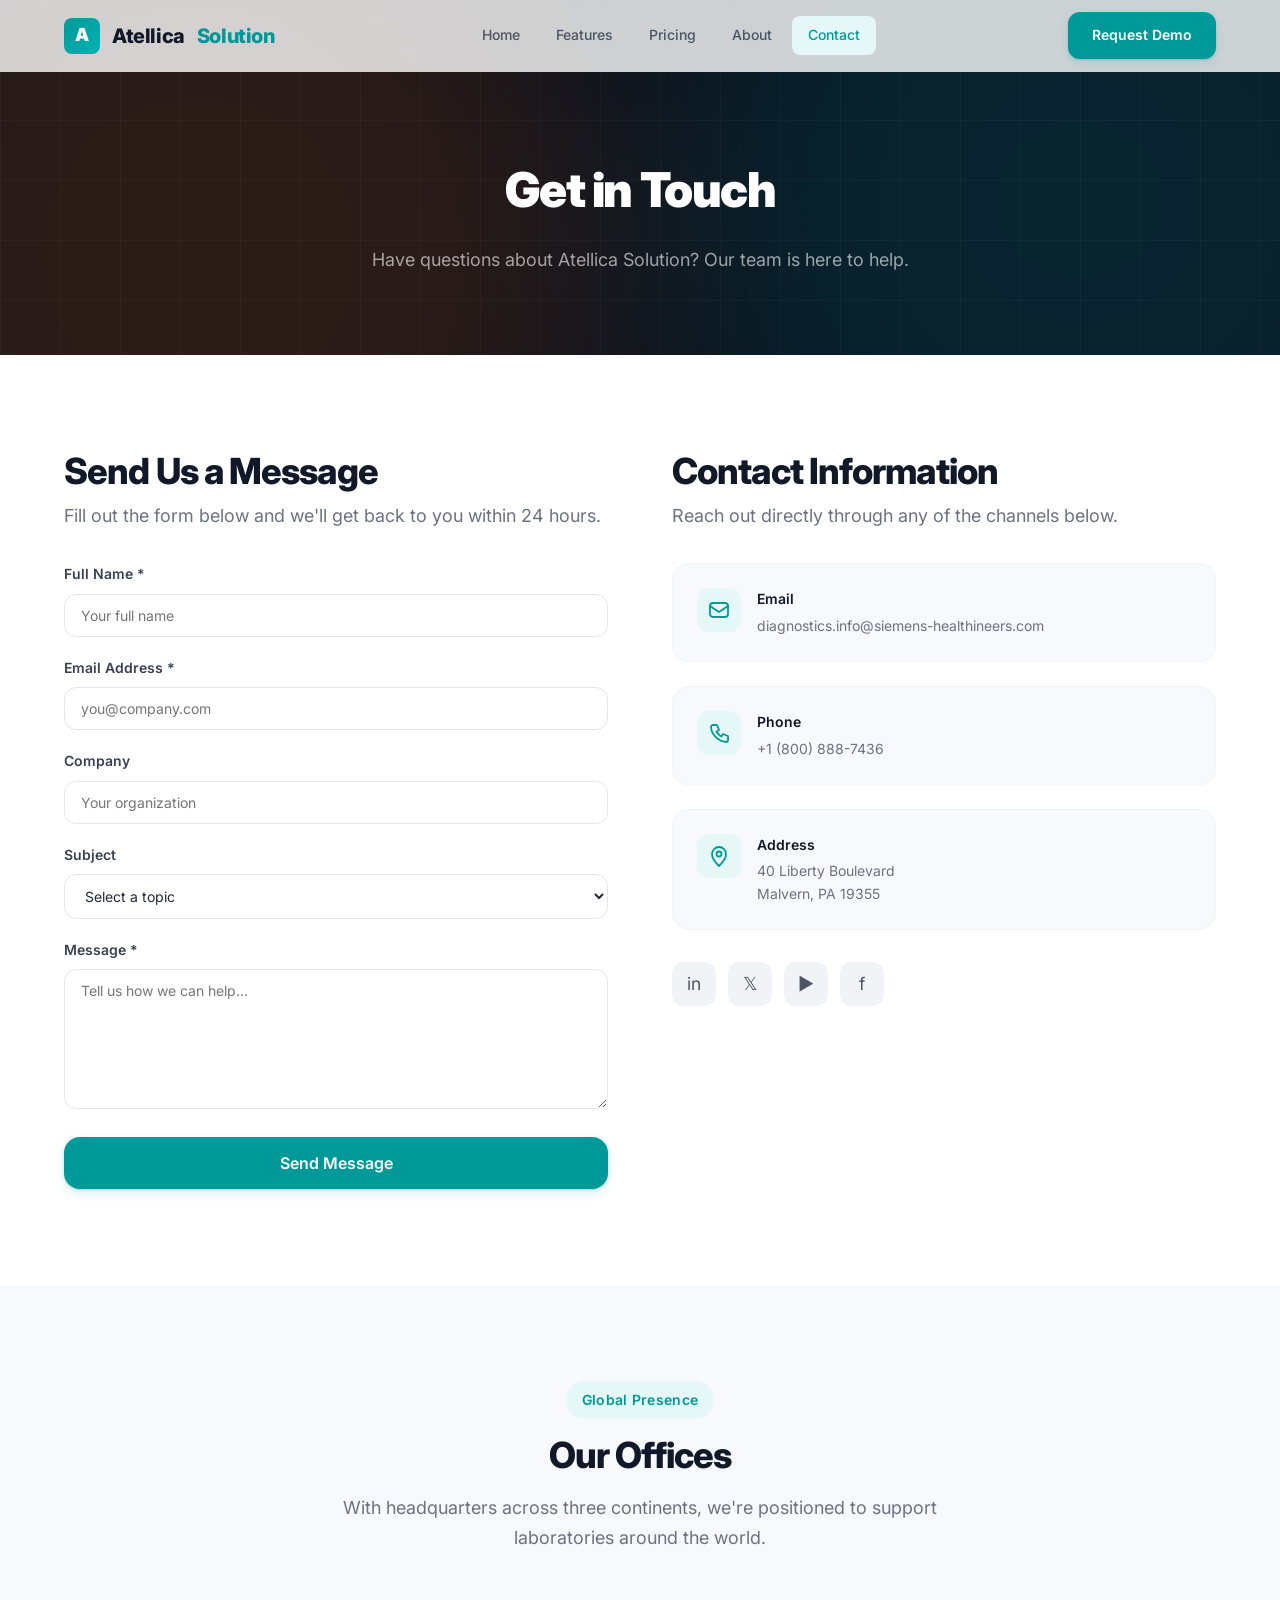
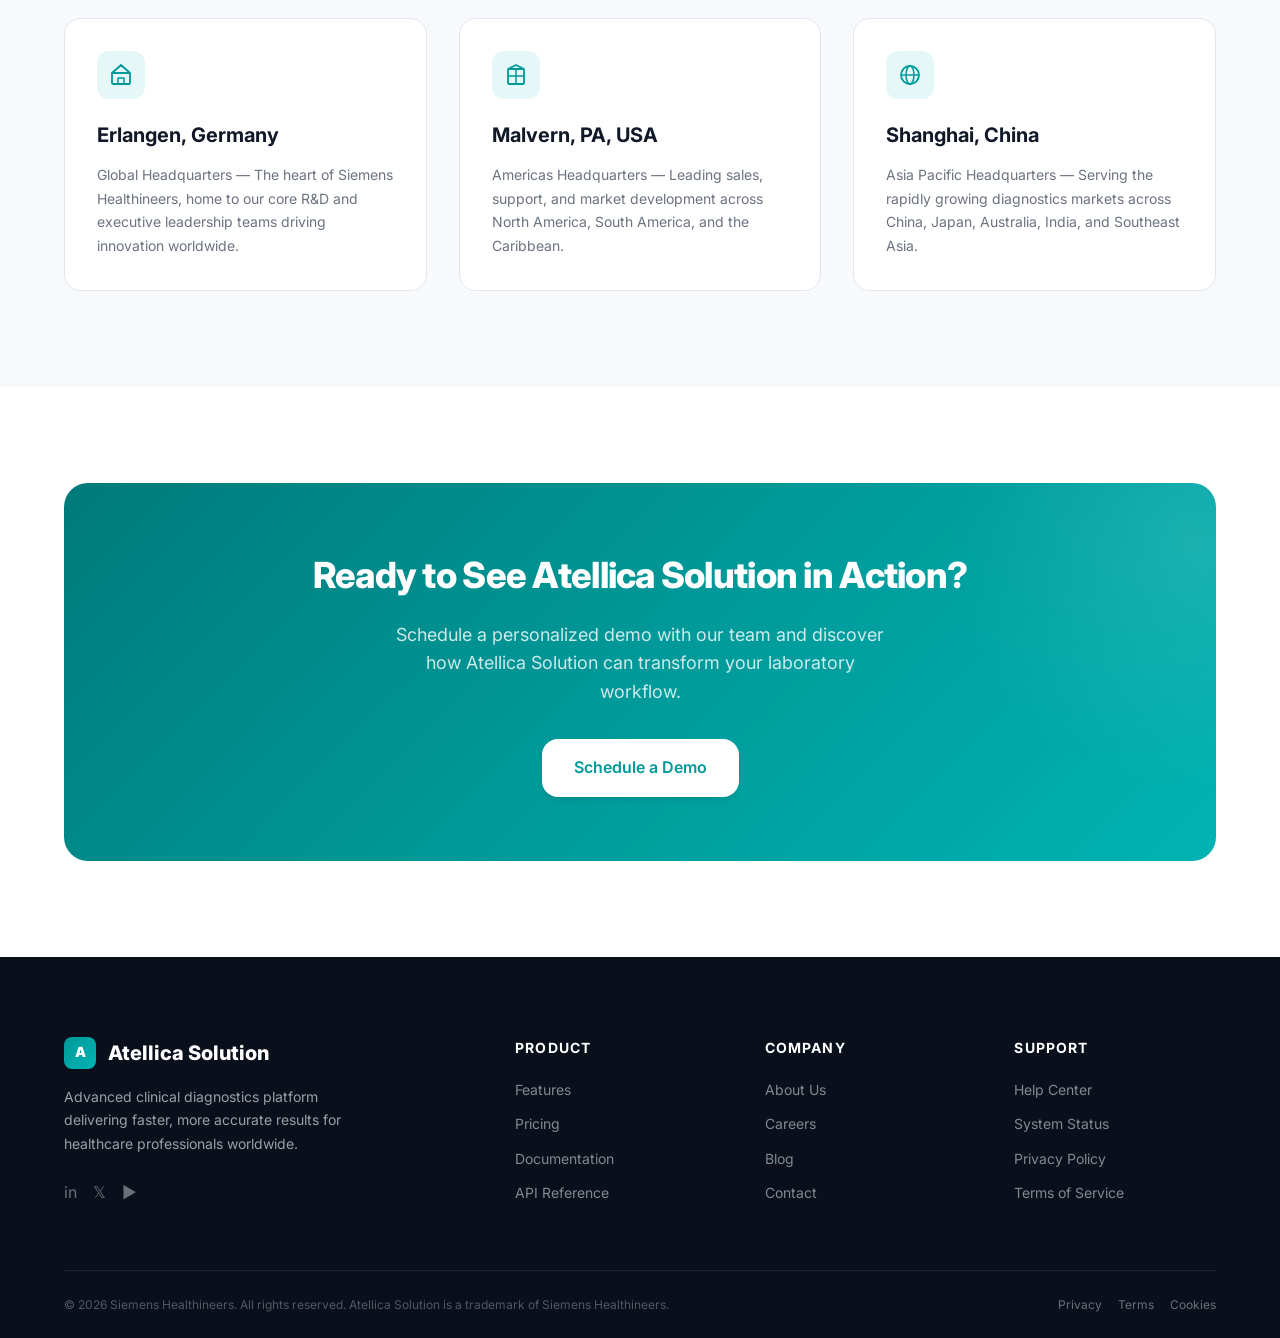
<file: atellica-solution/contact.html>
<!DOCTYPE html>
<html lang="en">
<head>
  <meta charset="UTF-8">
  <meta name="viewport" content="width=device-width, initial-scale=1.0">
  <meta name="description" content="Get in touch with the Atellica Solution team at Siemens Healthineers. Request a demo, ask questions, or find our global office locations.">
  <title>Contact Us | Atellica Solution – Siemens Healthineers</title>
  <link rel="stylesheet" href="css/styles.css">
</head>
<body>

  <!-- ========== Navbar ========== -->
  <nav class="navbar" id="navbar">
    <div class="navbar__inner">
      <a href="index.html" class="navbar__logo">
        <div class="navbar__logo-icon">A</div>
        Atellica <span>Solution</span>
      </a>
      <div class="navbar__links">
        <a href="index.html" class="navbar__link">Home</a>
        <a href="features.html" class="navbar__link">Features</a>
        <a href="pricing.html" class="navbar__link">Pricing</a>
        <a href="about.html" class="navbar__link">About</a>
        <a href="contact.html" class="navbar__link active">Contact</a>
      </div>
      <div class="navbar__actions">
        <a href="contact.html" class="btn btn--primary">Request Demo</a>
      </div>
      <button class="navbar__hamburger" aria-label="Menu">
        <span></span><span></span><span></span>
      </button>
    </div>
    <div class="navbar__mobile-menu">
      <a href="index.html">Home</a>
      <a href="features.html">Features</a>
      <a href="pricing.html">Pricing</a>
      <a href="about.html">About</a>
      <a href="contact.html">Contact</a>
    </div>
  </nav>

  <!-- ========== Page Hero ========== -->
  <section class="page-hero">
    <div class="hero__bg">
      <div class="hero__gradient hero__gradient--1"></div>
      <div class="hero__gradient hero__gradient--2"></div>
      <div class="hero__grid-pattern"></div>
    </div>
    <div class="container">
      <div class="page-hero__content">
        <h1 class="page-hero__title">Get in Touch</h1>
        <p class="page-hero__subtitle">Have questions about Atellica Solution? Our team is here to help.</p>
      </div>
    </div>
  </section>

  <!-- ========== Contact Grid ========== -->
  <section class="section reveal">
    <div class="container">
      <div class="contact-grid">

        <!-- Left: Contact Form -->
        <div>
          <h2 class="section-title" style="text-align:left; margin-bottom: var(--space-2);">Send Us a Message</h2>
          <p class="section-subtitle" style="margin: 0 0 var(--space-8) 0; text-align: left;">Fill out the form below and we'll get back to you within 24 hours.</p>
          <form id="contactForm">
            <div class="form-group">
              <label class="form-label" for="name">Full Name *</label>
              <input type="text" id="name" name="name" class="form-input" placeholder="Your full name" required>
            </div>
            <div class="form-group">
              <label class="form-label" for="email">Email Address *</label>
              <input type="email" id="email" name="email" class="form-input" placeholder="you@company.com" required>
            </div>
            <div class="form-group">
              <label class="form-label" for="company">Company</label>
              <input type="text" id="company" name="company" class="form-input" placeholder="Your organization">
            </div>
            <div class="form-group">
              <label class="form-label" for="subject">Subject</label>
              <select id="subject" name="subject" class="form-select">
                <option value="" disabled selected>Select a topic</option>
                <option value="general">General Inquiry</option>
                <option value="demo">Request Demo</option>
                <option value="support">Technical Support</option>
                <option value="partnership">Partnership</option>
                <option value="pricing">Pricing</option>
              </select>
            </div>
            <div class="form-group">
              <label class="form-label" for="message">Message *</label>
              <textarea id="message" name="message" class="form-textarea" placeholder="Tell us how we can help..." required></textarea>
            </div>
            <button type="submit" class="btn btn--primary btn--lg" style="width: 100%;">Send Message</button>
          </form>
        </div>

        <!-- Right: Contact Information -->
        <div>
          <h2 class="section-title" style="text-align:left; margin-bottom: var(--space-2);">Contact Information</h2>
          <p class="section-subtitle" style="margin: 0 0 var(--space-8) 0; text-align: left;">Reach out directly through any of the channels below.</p>

          <div class="contact-info-cards">
            <!-- Email -->
            <div class="contact-info-card reveal reveal-delay-1">
              <div class="contact-info-card__icon">
                <svg width="22" height="22" viewBox="0 0 22 22" fill="none" xmlns="http://www.w3.org/2000/svg">
                  <rect x="2" y="4" width="18" height="14" rx="3" stroke="currentColor" stroke-width="1.8" fill="none"/>
                  <path d="M2 7L11 13L20 7" stroke="currentColor" stroke-width="1.8" stroke-linecap="round" stroke-linejoin="round"/>
                </svg>
              </div>
              <div>
                <h4 class="contact-info-card__title">Email</h4>
                <p class="contact-info-card__text">diagnostics.info@siemens-healthineers.com</p>
              </div>
            </div>
            <!-- Phone -->
            <div class="contact-info-card reveal reveal-delay-2">
              <div class="contact-info-card__icon">
                <svg width="22" height="22" viewBox="0 0 22 22" fill="none" xmlns="http://www.w3.org/2000/svg">
                  <path d="M5 3H9L11 8L8.5 9.5C9.57 11.67 11.33 13.43 13.5 14.5L15 12L20 14V18C20 19.1 19.1 20 18 20C10.27 19.57 3.43 12.73 3 5C3 3.9 3.9 3 5 3Z" stroke="currentColor" stroke-width="1.8" stroke-linejoin="round" fill="none"/>
                </svg>
              </div>
              <div>
                <h4 class="contact-info-card__title">Phone</h4>
                <p class="contact-info-card__text">+1 (800) 888-7436</p>
              </div>
            </div>
            <!-- Address -->
            <div class="contact-info-card reveal reveal-delay-3">
              <div class="contact-info-card__icon">
                <svg width="22" height="22" viewBox="0 0 22 22" fill="none" xmlns="http://www.w3.org/2000/svg">
                  <path d="M11 2C7.13 2 4 5.13 4 9C4 14.25 11 21 11 21C11 21 18 14.25 18 9C18 5.13 14.87 2 11 2Z" stroke="currentColor" stroke-width="1.8" fill="none"/>
                  <circle cx="11" cy="9" r="2.5" stroke="currentColor" stroke-width="1.8" fill="none"/>
                </svg>
              </div>
              <div>
                <h4 class="contact-info-card__title">Address</h4>
                <p class="contact-info-card__text">40 Liberty Boulevard<br>Malvern, PA 19355</p>
              </div>
            </div>
          </div>

          <!-- Social Links -->
          <div class="social-links">
            <a href="#" class="social-link" aria-label="LinkedIn">in</a>
            <a href="#" class="social-link" aria-label="Twitter/X">𝕏</a>
            <a href="#" class="social-link" aria-label="YouTube">▶</a>
            <a href="#" class="social-link" aria-label="Facebook">f</a>
          </div>
        </div>

      </div>
    </div>
  </section>

  <!-- ========== Office Locations ========== -->
  <section class="section section--gray reveal">
    <div class="container">
      <div class="section-header">
        <span class="section-badge">Global Presence</span>
        <h2 class="section-title">Our Offices</h2>
        <p class="section-subtitle">With headquarters across three continents, we're positioned to support laboratories around the world.</p>
      </div>
      <div class="grid grid--3">
        <!-- Erlangen -->
        <div class="card reveal reveal-delay-1">
          <div class="card__icon card__icon--petrol">
            <svg width="24" height="24" viewBox="0 0 24 24" fill="none" xmlns="http://www.w3.org/2000/svg">
              <rect x="3" y="10" width="18" height="11" rx="1" stroke="currentColor" stroke-width="1.8" fill="none"/>
              <path d="M12 2L3 10H21L12 2Z" stroke="currentColor" stroke-width="1.8" stroke-linejoin="round" fill="none"/>
              <rect x="9" y="15" width="6" height="6" rx="0.5" stroke="currentColor" stroke-width="1.5" fill="none"/>
            </svg>
          </div>
          <h3 class="card__title">Erlangen, Germany</h3>
          <p class="card__text">Global Headquarters — The heart of Siemens Healthineers, home to our core R&amp;D and executive leadership teams driving innovation worldwide.</p>
        </div>
        <!-- Malvern -->
        <div class="card reveal reveal-delay-2">
          <div class="card__icon card__icon--petrol">
            <svg width="24" height="24" viewBox="0 0 24 24" fill="none" xmlns="http://www.w3.org/2000/svg">
              <rect x="4" y="6" width="16" height="15" rx="1" stroke="currentColor" stroke-width="1.8" fill="none"/>
              <path d="M4 6L12 2L20 6" stroke="currentColor" stroke-width="1.8" stroke-linejoin="round" fill="none"/>
              <line x1="12" y1="6" x2="12" y2="21" stroke="currentColor" stroke-width="1.5"/>
              <line x1="4" y1="13" x2="20" y2="13" stroke="currentColor" stroke-width="1.5"/>
            </svg>
          </div>
          <h3 class="card__title">Malvern, PA, USA</h3>
          <p class="card__text">Americas Headquarters — Leading sales, support, and market development across North America, South America, and the Caribbean.</p>
        </div>
        <!-- Shanghai -->
        <div class="card reveal reveal-delay-3">
          <div class="card__icon card__icon--petrol">
            <svg width="24" height="24" viewBox="0 0 24 24" fill="none" xmlns="http://www.w3.org/2000/svg">
              <circle cx="12" cy="12" r="9" stroke="currentColor" stroke-width="1.8" fill="none"/>
              <ellipse cx="12" cy="12" rx="4" ry="9" stroke="currentColor" stroke-width="1.5" fill="none"/>
              <line x1="3" y1="12" x2="21" y2="12" stroke="currentColor" stroke-width="1.5"/>
            </svg>
          </div>
          <h3 class="card__title">Shanghai, China</h3>
          <p class="card__text">Asia Pacific Headquarters — Serving the rapidly growing diagnostics markets across China, Japan, Australia, India, and Southeast Asia.</p>
        </div>
      </div>
    </div>
  </section>

  <!-- ========== CTA Banner ========== -->
  <section class="section reveal">
    <div class="container">
      <div class="cta-banner">
        <h2 class="cta-banner__title">Ready to See Atellica Solution in Action?</h2>
        <p class="cta-banner__text">Schedule a personalized demo with our team and discover how Atellica Solution can transform your laboratory workflow.</p>
        <div class="btn-group" style="justify-content: center;">
          <a href="#contactForm" class="btn btn--white btn--lg">Schedule a Demo</a>
        </div>
      </div>
    </div>
  </section>

  <!-- ========== Footer ========== -->
  <footer class="footer">
    <div class="container">
      <div class="footer__grid">
        <div class="footer__brand">
          <div class="footer__logo">
            <div class="footer__logo-icon">A</div>
            Atellica Solution
          </div>
          <p class="footer__desc">Advanced clinical diagnostics platform delivering faster, more accurate results for healthcare professionals worldwide.</p>
          <div class="footer__social">
            <a href="#" aria-label="LinkedIn">in</a>
            <a href="#" aria-label="Twitter">𝕏</a>
            <a href="#" aria-label="YouTube">▶</a>
          </div>
        </div>
        <div>
          <h4 class="footer__col-title">Product</h4>
          <div class="footer__links">
            <a href="features.html" class="footer__link">Features</a>
            <a href="pricing.html" class="footer__link">Pricing</a>
            <a href="#" class="footer__link">Documentation</a>
            <a href="#" class="footer__link">API Reference</a>
          </div>
        </div>
        <div>
          <h4 class="footer__col-title">Company</h4>
          <div class="footer__links">
            <a href="about.html" class="footer__link">About Us</a>
            <a href="#" class="footer__link">Careers</a>
            <a href="#" class="footer__link">Blog</a>
            <a href="contact.html" class="footer__link">Contact</a>
          </div>
        </div>
        <div>
          <h4 class="footer__col-title">Support</h4>
          <div class="footer__links">
            <a href="#" class="footer__link">Help Center</a>
            <a href="#" class="footer__link">System Status</a>
            <a href="#" class="footer__link">Privacy Policy</a>
            <a href="#" class="footer__link">Terms of Service</a>
          </div>
        </div>
      </div>
      <div class="footer__bottom">
        <p>&copy; 2026 Siemens Healthineers. All rights reserved. Atellica Solution is a trademark of Siemens Healthineers.</p>
        <div class="footer__social">
          <a href="#">Privacy</a>
          <a href="#">Terms</a>
          <a href="#">Cookies</a>
        </div>
      </div>
    </div>
  </footer>

  <script src="js/main.js"></script>
</body>
</html>
</file>
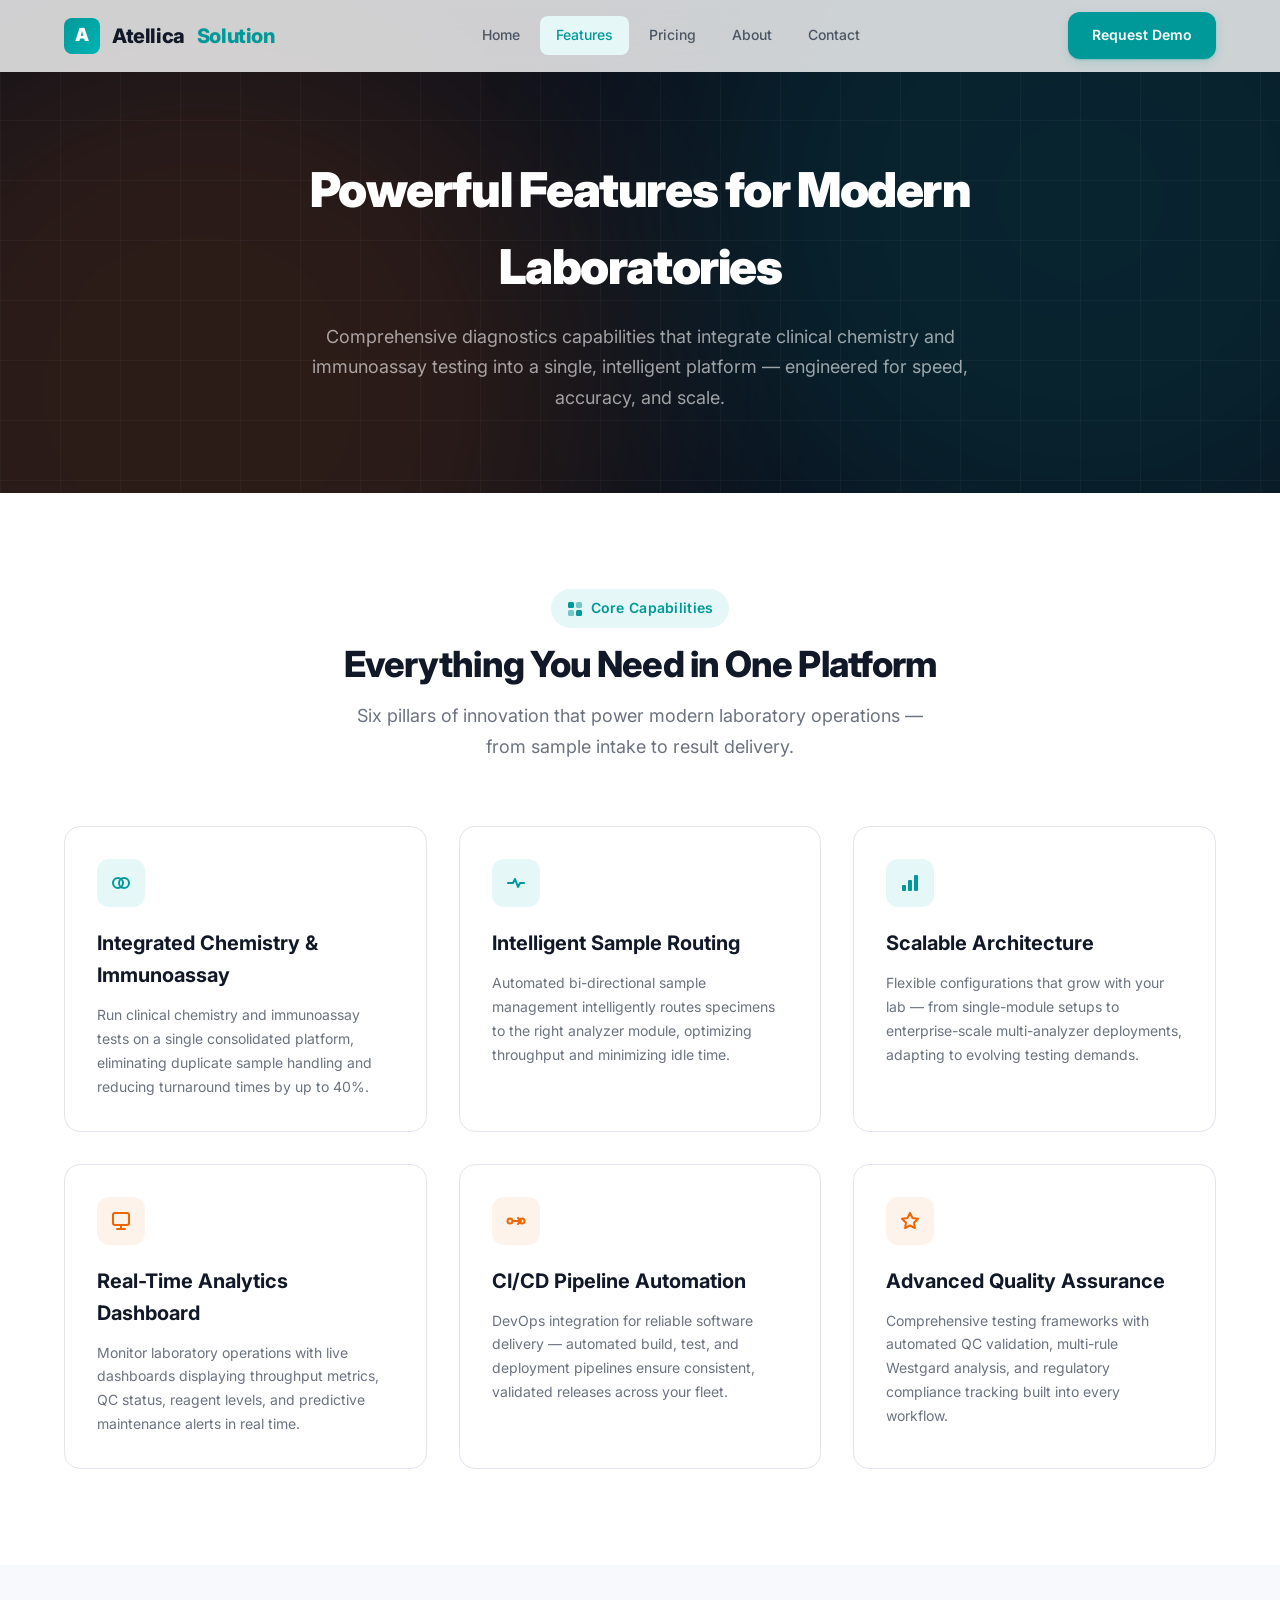
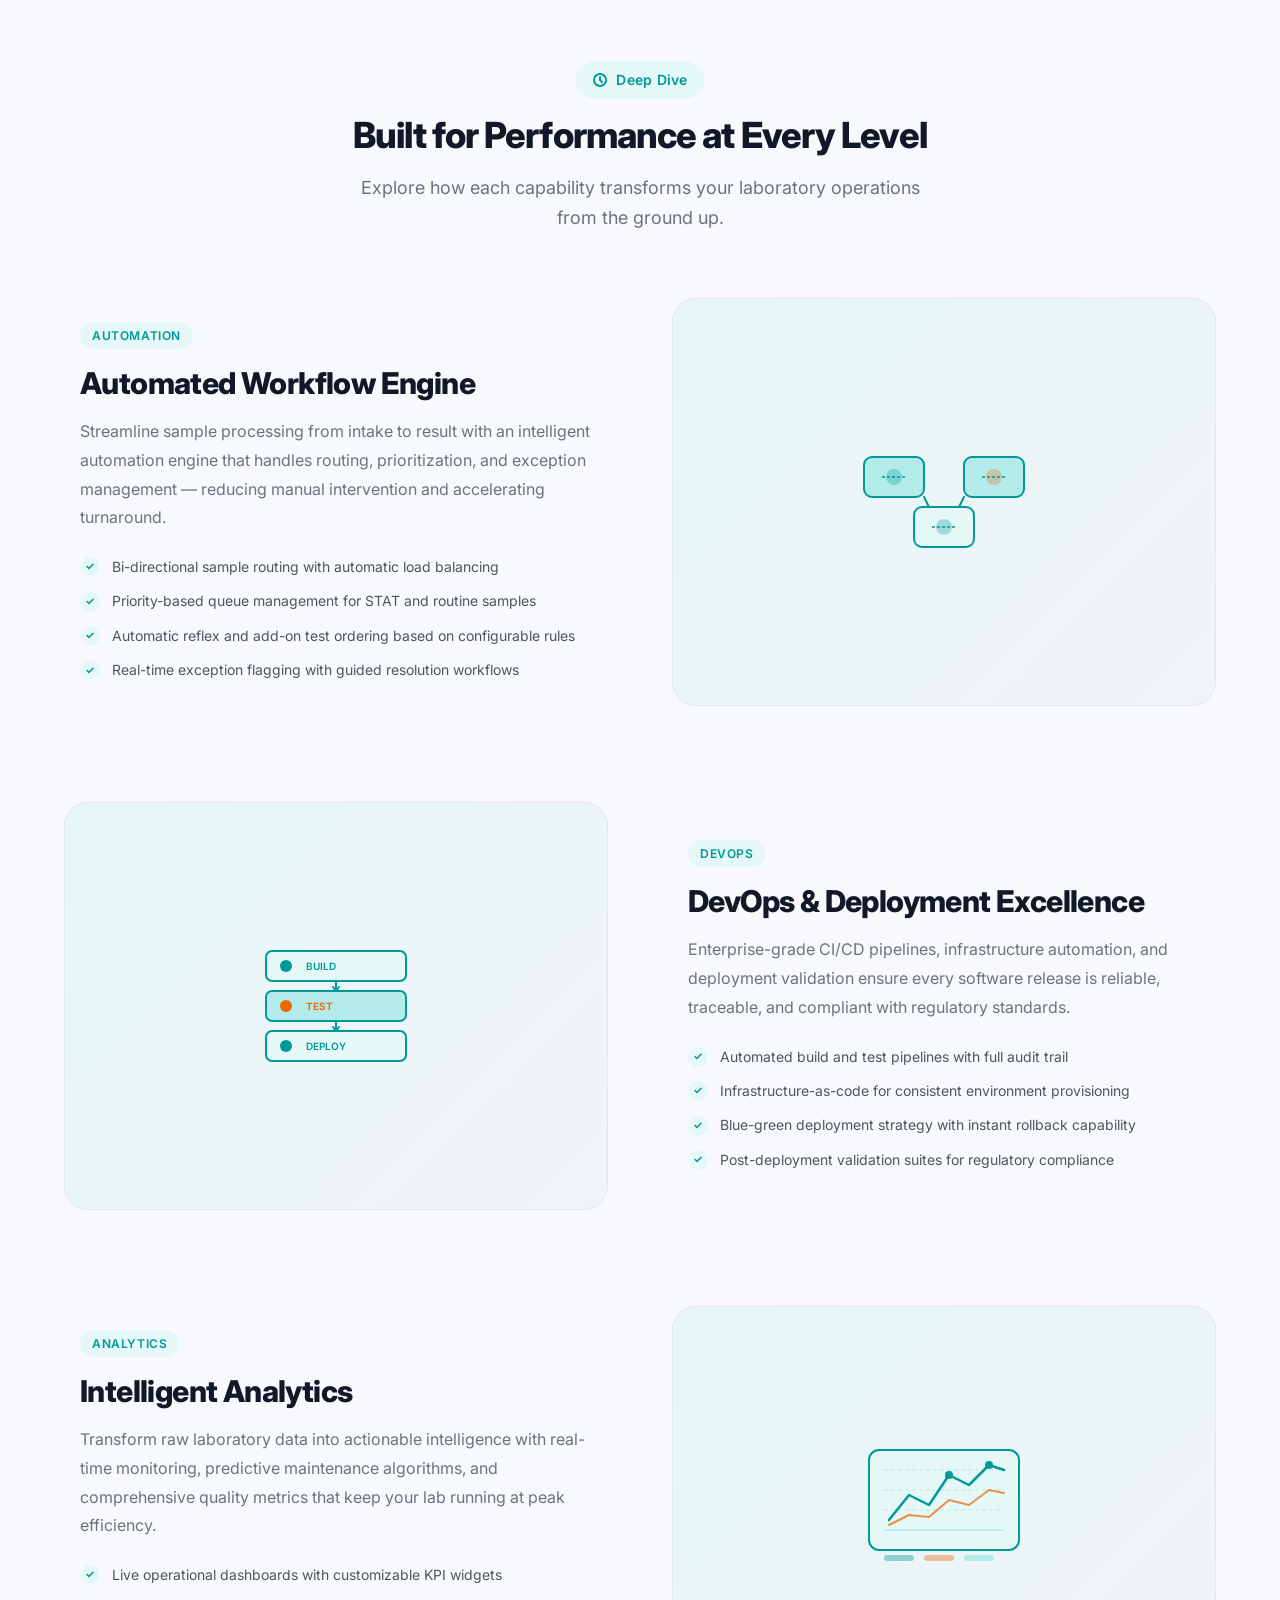
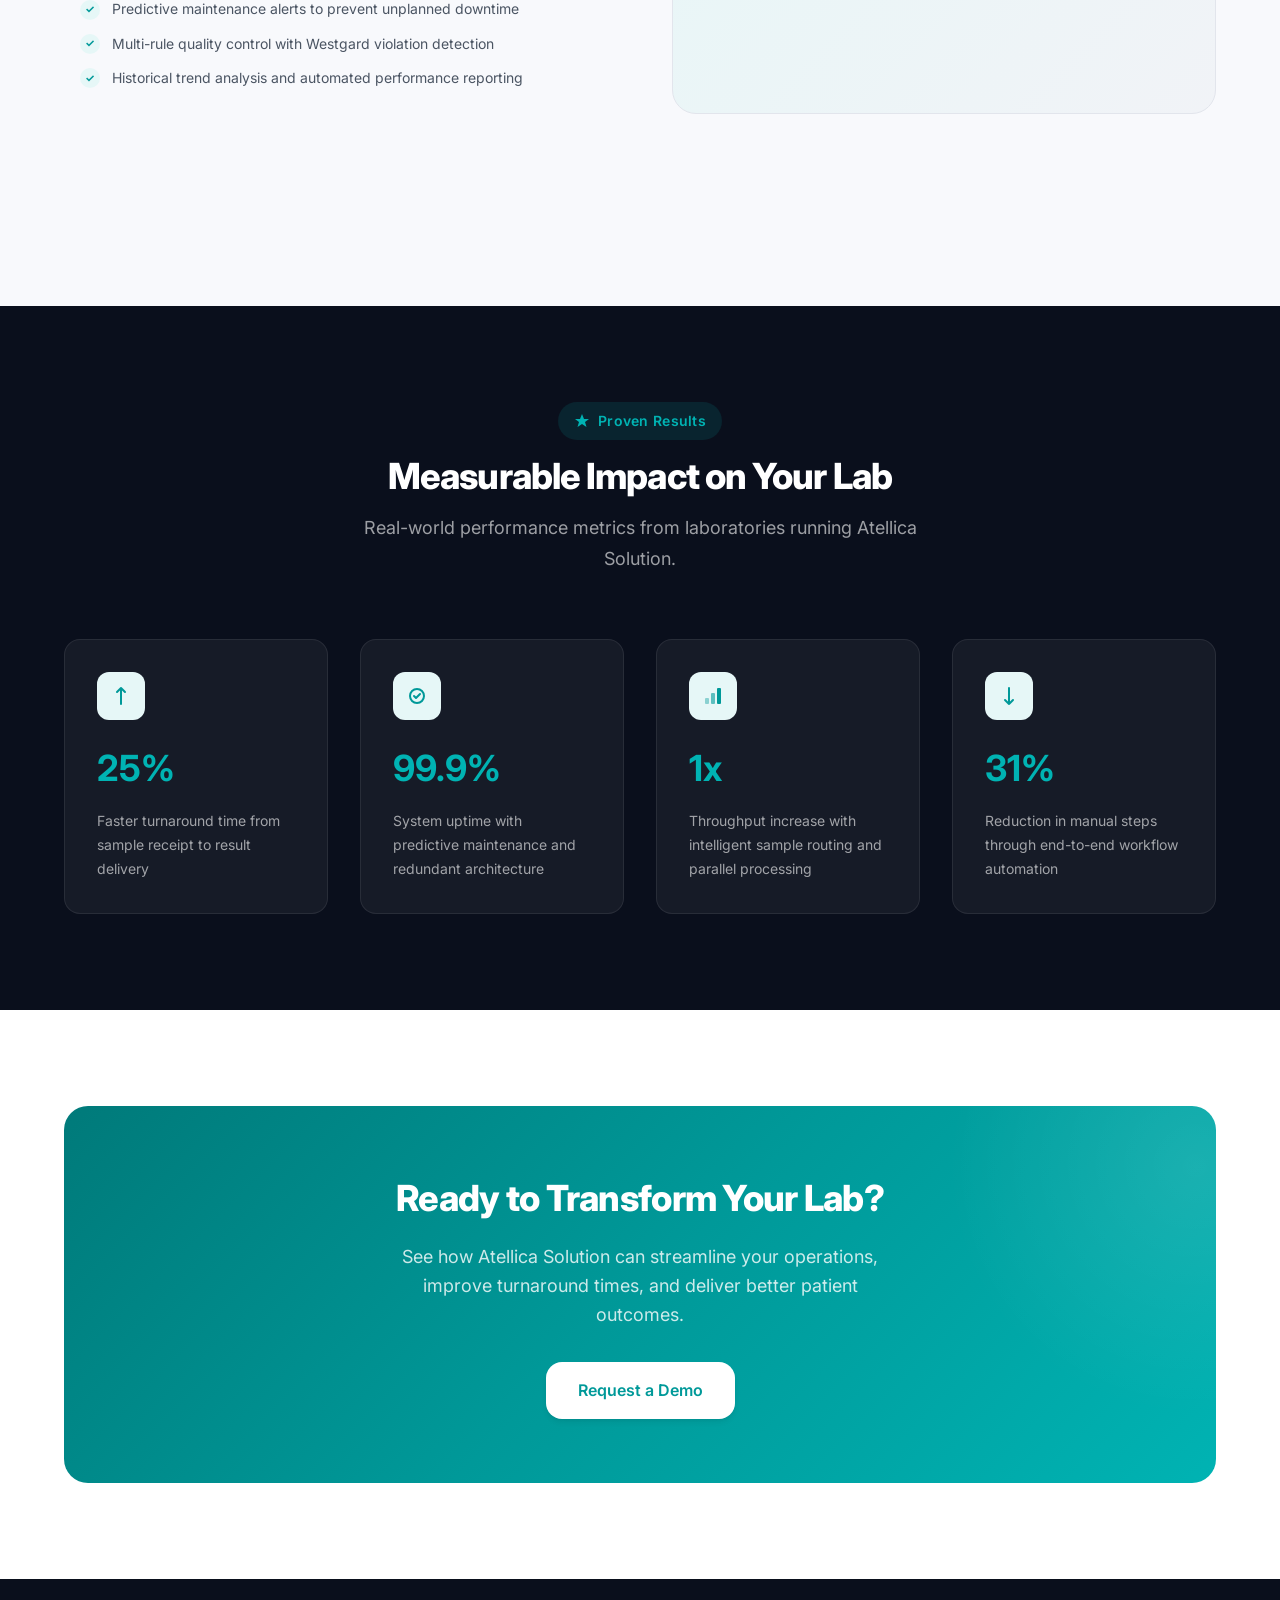
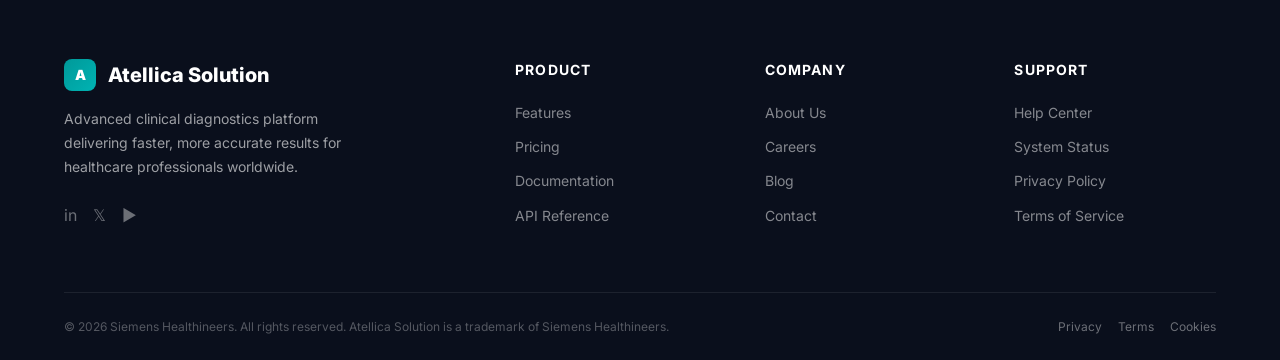
<file: atellica-solution/features.html>
<!DOCTYPE html>
<html lang="en">
<head>
  <meta charset="UTF-8">
  <meta name="viewport" content="width=device-width, initial-scale=1.0">
  <meta name="description" content="Explore the powerful features of Atellica Solution – integrated chemistry &amp; immunoassay testing, intelligent sample routing, real-time analytics, and more.">
  <title>Features | Atellica Solution – Siemens Healthineers</title>
  <link rel="stylesheet" href="css/styles.css">
</head>
<body>

  <!-- ========== NAVBAR ========== -->
  <nav class="navbar" id="navbar">
    <div class="navbar__inner">
      <a href="index.html" class="navbar__logo">
        <div class="navbar__logo-icon">A</div>
        Atellica <span>Solution</span>
      </a>
      <div class="navbar__links">
        <a href="index.html" class="navbar__link">Home</a>
        <a href="features.html" class="navbar__link active">Features</a>
        <a href="pricing.html" class="navbar__link">Pricing</a>
        <a href="about.html" class="navbar__link">About</a>
        <a href="contact.html" class="navbar__link">Contact</a>
      </div>
      <div class="navbar__actions">
        <a href="contact.html" class="btn btn--primary">Request Demo</a>
      </div>
      <button class="navbar__hamburger" aria-label="Menu">
        <span></span><span></span><span></span>
      </button>
    </div>
    <div class="navbar__mobile-menu">
      <a href="index.html">Home</a>
      <a href="features.html">Features</a>
      <a href="pricing.html">Pricing</a>
      <a href="about.html">About</a>
      <a href="contact.html">Contact</a>
    </div>
  </nav>

  <!-- ========== PAGE HERO ========== -->
  <section class="page-hero">
    <div class="hero__bg">
      <div class="hero__gradient hero__gradient--1"></div>
      <div class="hero__gradient hero__gradient--2"></div>
      <div class="hero__grid-pattern"></div>
    </div>
    <div class="container">
      <div class="page-hero__content">
        <h1 class="page-hero__title">Powerful Features for Modern Laboratories</h1>
        <p class="page-hero__subtitle">Comprehensive diagnostics capabilities that integrate clinical chemistry and immunoassay testing into a single, intelligent platform — engineered for speed, accuracy, and scale.</p>
      </div>
    </div>
  </section>

  <!-- ========== FEATURE GRID ========== -->
  <section class="section reveal">
    <div class="container">
      <div class="section-header">
        <span class="section-badge">
          <svg width="16" height="16" viewBox="0 0 16 16" fill="none"><rect x="1" y="1" width="6" height="6" rx="1.5" fill="currentColor"/><rect x="9" y="1" width="6" height="6" rx="1.5" fill="currentColor" opacity="0.5"/><rect x="1" y="9" width="6" height="6" rx="1.5" fill="currentColor" opacity="0.5"/><rect x="9" y="9" width="6" height="6" rx="1.5" fill="currentColor"/></svg>
          Core Capabilities
        </span>
        <h2 class="section-title">Everything You Need in One Platform</h2>
        <p class="section-subtitle">Six pillars of innovation that power modern laboratory operations — from sample intake to result delivery.</p>
      </div>
      <div class="grid grid--3">
        <!-- Card 1: Integrated Chemistry & Immunoassay -->
        <div class="card reveal reveal-delay-1">
          <div class="card__icon card__icon--petrol">
            <svg width="20" height="20" viewBox="0 0 20 20" fill="none"><circle cx="7" cy="10" r="5" stroke="currentColor" stroke-width="2" fill="none"/><circle cx="13" cy="10" r="5" stroke="currentColor" stroke-width="2" fill="none"/></svg>
          </div>
          <h3 class="card__title">Integrated Chemistry &amp; Immunoassay</h3>
          <p class="card__text">Run clinical chemistry and immunoassay tests on a single consolidated platform, eliminating duplicate sample handling and reducing turnaround times by up to 40%.</p>
        </div>
        <!-- Card 2: Intelligent Sample Routing -->
        <div class="card reveal reveal-delay-2">
          <div class="card__icon card__icon--petrol">
            <svg width="20" height="20" viewBox="0 0 20 20" fill="none"><path d="M2 10h5l2-4 3 8 2-4h4" stroke="currentColor" stroke-width="2" stroke-linecap="round" stroke-linejoin="round" fill="none"/></svg>
          </div>
          <h3 class="card__title">Intelligent Sample Routing</h3>
          <p class="card__text">Automated bi-directional sample management intelligently routes specimens to the right analyzer module, optimizing throughput and minimizing idle time.</p>
        </div>
        <!-- Card 3: Scalable Architecture -->
        <div class="card reveal reveal-delay-3">
          <div class="card__icon card__icon--petrol">
            <svg width="20" height="20" viewBox="0 0 20 20" fill="none"><rect x="2" y="12" width="4" height="6" rx="1" fill="currentColor"/><rect x="8" y="7" width="4" height="11" rx="1" fill="currentColor"/><rect x="14" y="2" width="4" height="16" rx="1" fill="currentColor"/></svg>
          </div>
          <h3 class="card__title">Scalable Architecture</h3>
          <p class="card__text">Flexible configurations that grow with your lab — from single-module setups to enterprise-scale multi-analyzer deployments, adapting to evolving testing demands.</p>
        </div>
        <!-- Card 4: Real-Time Analytics Dashboard -->
        <div class="card reveal reveal-delay-1">
          <div class="card__icon card__icon--orange">
            <svg width="20" height="20" viewBox="0 0 20 20" fill="none"><rect x="2" y="2" width="16" height="12" rx="2" stroke="currentColor" stroke-width="2" fill="none"/><line x1="6" y1="18" x2="14" y2="18" stroke="currentColor" stroke-width="2" stroke-linecap="round"/><line x1="10" y1="14" x2="10" y2="18" stroke="currentColor" stroke-width="2"/></svg>
          </div>
          <h3 class="card__title">Real-Time Analytics Dashboard</h3>
          <p class="card__text">Monitor laboratory operations with live dashboards displaying throughput metrics, QC status, reagent levels, and predictive maintenance alerts in real time.</p>
        </div>
        <!-- Card 5: CI/CD Pipeline Automation -->
        <div class="card reveal reveal-delay-2">
          <div class="card__icon card__icon--orange">
            <svg width="20" height="20" viewBox="0 0 20 20" fill="none"><circle cx="4" cy="10" r="2.5" stroke="currentColor" stroke-width="2" fill="none"/><circle cx="16" cy="10" r="2.5" stroke="currentColor" stroke-width="2" fill="none"/><line x1="6.5" y1="10" x2="13.5" y2="10" stroke="currentColor" stroke-width="2"/><path d="M12 7l3 3-3 3" stroke="currentColor" stroke-width="2" stroke-linecap="round" stroke-linejoin="round" fill="none"/></svg>
          </div>
          <h3 class="card__title">CI/CD Pipeline Automation</h3>
          <p class="card__text">DevOps integration for reliable software delivery — automated build, test, and deployment pipelines ensure consistent, validated releases across your fleet.</p>
        </div>
        <!-- Card 6: Advanced Quality Assurance -->
        <div class="card reveal reveal-delay-3">
          <div class="card__icon card__icon--orange">
            <svg width="20" height="20" viewBox="0 0 20 20" fill="none"><path d="M10 2l2.5 5 5.5.8-4 3.9.9 5.3L10 14.5 5.1 17l.9-5.3-4-3.9 5.5-.8L10 2z" stroke="currentColor" stroke-width="2" stroke-linejoin="round" fill="none"/></svg>
          </div>
          <h3 class="card__title">Advanced Quality Assurance</h3>
          <p class="card__text">Comprehensive testing frameworks with automated QC validation, multi-rule Westgard analysis, and regulatory compliance tracking built into every workflow.</p>
        </div>
      </div>
    </div>
  </section>

  <!-- ========== FEATURE DETAIL ROWS ========== -->
  <section class="section section--gray reveal">
    <div class="container">
      <div class="section-header">
        <span class="section-badge">
          <svg width="16" height="16" viewBox="0 0 16 16" fill="none"><circle cx="8" cy="8" r="6" stroke="currentColor" stroke-width="2" fill="none"/><path d="M8 5v3l2 2" stroke="currentColor" stroke-width="2" stroke-linecap="round" fill="none"/></svg>
          Deep Dive
        </span>
        <h2 class="section-title">Built for Performance at Every Level</h2>
        <p class="section-subtitle">Explore how each capability transforms your laboratory operations from the ground up.</p>
      </div>

      <!-- Row 1: Automated Workflow Engine -->
      <div class="feature-row reveal">
        <div class="feature-row__image">
          <svg width="200" height="150" viewBox="0 0 200 150" fill="none">
            <rect x="20" y="30" width="60" height="40" rx="8" fill="#B3EBEB" stroke="#009999" stroke-width="2"/>
            <rect x="120" y="30" width="60" height="40" rx="8" fill="#B3EBEB" stroke="#009999" stroke-width="2"/>
            <rect x="70" y="80" width="60" height="40" rx="8" fill="#E6F7F7" stroke="#009999" stroke-width="2"/>
            <path d="M80 70 L85 80" stroke="#009999" stroke-width="2" stroke-linecap="round"/>
            <path d="M120 70 L115 80" stroke="#009999" stroke-width="2" stroke-linecap="round"/>
            <circle cx="50" cy="50" r="8" fill="#009999" opacity="0.3"/>
            <circle cx="150" cy="50" r="8" fill="#EC6602" opacity="0.3"/>
            <circle cx="100" cy="100" r="8" fill="#009999" opacity="0.3"/>
            <path d="M38 50h24M138 50h24M88 100h24" stroke="#009999" stroke-width="1.5" stroke-dasharray="3 2"/>
          </svg>
        </div>
        <div class="feature-row__content">
          <span class="feature-row__tag">Automation</span>
          <h3 class="feature-row__title">Automated Workflow Engine</h3>
          <p class="feature-row__text">Streamline sample processing from intake to result with an intelligent automation engine that handles routing, prioritization, and exception management — reducing manual intervention and accelerating turnaround.</p>
          <ul class="feature-row__list">
            <li>Bi-directional sample routing with automatic load balancing</li>
            <li>Priority-based queue management for STAT and routine samples</li>
            <li>Automatic reflex and add-on test ordering based on configurable rules</li>
            <li>Real-time exception flagging with guided resolution workflows</li>
          </ul>
        </div>
      </div>

      <!-- Row 2: DevOps & Deployment Excellence (reversed by CSS nth-child(even)) -->
      <div class="feature-row reveal">
        <div class="feature-row__image">
          <svg width="200" height="150" viewBox="0 0 200 150" fill="none">
            <rect x="30" y="20" width="140" height="30" rx="6" fill="#E6F7F7" stroke="#009999" stroke-width="2"/>
            <rect x="30" y="60" width="140" height="30" rx="6" fill="#B3EBEB" stroke="#009999" stroke-width="2"/>
            <rect x="30" y="100" width="140" height="30" rx="6" fill="#E6F7F7" stroke="#009999" stroke-width="2"/>
            <circle cx="50" cy="35" r="6" fill="#009999"/>
            <circle cx="50" cy="75" r="6" fill="#EC6602"/>
            <circle cx="50" cy="115" r="6" fill="#009999"/>
            <path d="M100 50 L100 60" stroke="#009999" stroke-width="2" stroke-linecap="round"/>
            <path d="M100 90 L100 100" stroke="#009999" stroke-width="2" stroke-linecap="round"/>
            <path d="M97 56 L100 60 L103 56" stroke="#009999" stroke-width="2" stroke-linecap="round" stroke-linejoin="round"/>
            <path d="M97 96 L100 100 L103 96" stroke="#009999" stroke-width="2" stroke-linecap="round" stroke-linejoin="round"/>
            <text x="70" y="39" font-size="10" fill="#009999" font-family="Inter, sans-serif" font-weight="600">BUILD</text>
            <text x="70" y="79" font-size="10" fill="#EC6602" font-family="Inter, sans-serif" font-weight="600">TEST</text>
            <text x="70" y="119" font-size="10" fill="#009999" font-family="Inter, sans-serif" font-weight="600">DEPLOY</text>
          </svg>
        </div>
        <div class="feature-row__content">
          <span class="feature-row__tag">DevOps</span>
          <h3 class="feature-row__title">DevOps &amp; Deployment Excellence</h3>
          <p class="feature-row__text">Enterprise-grade CI/CD pipelines, infrastructure automation, and deployment validation ensure every software release is reliable, traceable, and compliant with regulatory standards.</p>
          <ul class="feature-row__list">
            <li>Automated build and test pipelines with full audit trail</li>
            <li>Infrastructure-as-code for consistent environment provisioning</li>
            <li>Blue-green deployment strategy with instant rollback capability</li>
            <li>Post-deployment validation suites for regulatory compliance</li>
          </ul>
        </div>
      </div>

      <!-- Row 3: Intelligent Analytics -->
      <div class="feature-row reveal">
        <div class="feature-row__image">
          <svg width="200" height="150" viewBox="0 0 200 150" fill="none">
            <rect x="25" y="15" width="150" height="100" rx="10" fill="#E6F7F7" stroke="#009999" stroke-width="2"/>
            <line x1="40" y1="95" x2="160" y2="95" stroke="#B3EBEB" stroke-width="1.5"/>
            <line x1="40" y1="75" x2="160" y2="75" stroke="#B3EBEB" stroke-width="1" stroke-dasharray="4 3"/>
            <line x1="40" y1="55" x2="160" y2="55" stroke="#B3EBEB" stroke-width="1" stroke-dasharray="4 3"/>
            <line x1="40" y1="35" x2="160" y2="35" stroke="#B3EBEB" stroke-width="1" stroke-dasharray="4 3"/>
            <polyline points="45,85 65,60 85,70 105,40 125,50 145,30 160,35" stroke="#009999" stroke-width="2.5" stroke-linecap="round" stroke-linejoin="round" fill="none"/>
            <polyline points="45,90 65,80 85,82 105,65 125,70 145,55 160,58" stroke="#EC6602" stroke-width="2" stroke-linecap="round" stroke-linejoin="round" fill="none" opacity="0.7"/>
            <circle cx="105" cy="40" r="4" fill="#009999"/>
            <circle cx="145" cy="30" r="4" fill="#009999"/>
            <rect x="40" y="120" width="30" height="6" rx="3" fill="#009999" opacity="0.4"/>
            <rect x="80" y="120" width="30" height="6" rx="3" fill="#EC6602" opacity="0.4"/>
            <rect x="120" y="120" width="30" height="6" rx="3" fill="#B3EBEB"/>
          </svg>
        </div>
        <div class="feature-row__content">
          <span class="feature-row__tag">Analytics</span>
          <h3 class="feature-row__title">Intelligent Analytics</h3>
          <p class="feature-row__text">Transform raw laboratory data into actionable intelligence with real-time monitoring, predictive maintenance algorithms, and comprehensive quality metrics that keep your lab running at peak efficiency.</p>
          <ul class="feature-row__list">
            <li>Live operational dashboards with customizable KPI widgets</li>
            <li>Predictive maintenance alerts to prevent unplanned downtime</li>
            <li>Multi-rule quality control with Westgard violation detection</li>
            <li>Historical trend analysis and automated performance reporting</li>
          </ul>
        </div>
      </div>
    </div>
  </section>

  <!-- ========== BENEFITS SECTION ========== -->
  <section class="section section--dark reveal">
    <div class="container">
      <div class="section-header">
        <span class="section-badge">
          <svg width="16" height="16" viewBox="0 0 16 16" fill="none"><path d="M8 1l2 5h5l-4 3 1.5 5L8 11l-4.5 3L5 9 1 6h5l2-5z" fill="currentColor"/></svg>
          Proven Results
        </span>
        <h2 class="section-title">Measurable Impact on Your Lab</h2>
        <p class="section-subtitle">Real-world performance metrics from laboratories running Atellica Solution.</p>
      </div>
      <div class="grid grid--4">
        <div class="card card--dark reveal reveal-delay-1">
          <div class="card__icon card__icon--petrol">
            <svg width="20" height="20" viewBox="0 0 20 20" fill="none"><path d="M10 2v16M6 6l4-4 4 4" stroke="currentColor" stroke-width="2" stroke-linecap="round" stroke-linejoin="round"/></svg>
          </div>
          <h3 class="card__title" style="font-size: 2.25rem; color: var(--color-petrol-light);">
            <span data-count="40" data-suffix="%" data-prefix="">0%</span>
          </h3>
          <p class="card__text">Faster turnaround time from sample receipt to result delivery</p>
        </div>
        <div class="card card--dark reveal reveal-delay-2">
          <div class="card__icon card__icon--petrol">
            <svg width="20" height="20" viewBox="0 0 20 20" fill="none"><circle cx="10" cy="10" r="7" stroke="currentColor" stroke-width="2" fill="none"/><path d="M7 10l2 2 4-4" stroke="currentColor" stroke-width="2" stroke-linecap="round" stroke-linejoin="round"/></svg>
          </div>
          <h3 class="card__title" style="font-size: 2.25rem; color: var(--color-petrol-light);">99.9%</h3>
          <p class="card__text">System uptime with predictive maintenance and redundant architecture</p>
        </div>
        <div class="card card--dark reveal reveal-delay-3">
          <div class="card__icon card__icon--petrol">
            <svg width="20" height="20" viewBox="0 0 20 20" fill="none"><rect x="2" y="12" width="4" height="6" rx="1" fill="currentColor" opacity="0.4"/><rect x="8" y="7" width="4" height="11" rx="1" fill="currentColor" opacity="0.6"/><rect x="14" y="2" width="4" height="16" rx="1" fill="currentColor"/></svg>
          </div>
          <h3 class="card__title" style="font-size: 2.25rem; color: var(--color-petrol-light);">
            <span data-count="3" data-suffix="x">0x</span>
          </h3>
          <p class="card__text">Throughput increase with intelligent sample routing and parallel processing</p>
        </div>
        <div class="card card--dark reveal reveal-delay-4">
          <div class="card__icon card__icon--petrol">
            <svg width="20" height="20" viewBox="0 0 20 20" fill="none"><path d="M10 18v-16M14 14l-4 4-4-4" stroke="currentColor" stroke-width="2" stroke-linecap="round" stroke-linejoin="round"/></svg>
          </div>
          <h3 class="card__title" style="font-size: 2.25rem; color: var(--color-petrol-light);">
            <span data-count="50" data-suffix="%" data-prefix="">0%</span>
          </h3>
          <p class="card__text">Reduction in manual steps through end-to-end workflow automation</p>
        </div>
      </div>
    </div>
  </section>

  <!-- ========== CTA BANNER ========== -->
  <section class="section reveal">
    <div class="container">
      <div class="cta-banner">
        <h2 class="cta-banner__title">Ready to Transform Your Lab?</h2>
        <p class="cta-banner__text">See how Atellica Solution can streamline your operations, improve turnaround times, and deliver better patient outcomes.</p>
        <a href="contact.html" class="btn btn--white btn--lg">Request a Demo</a>
      </div>
    </div>
  </section>

  <!-- ========== FOOTER ========== -->
  <footer class="footer">
    <div class="container">
      <div class="footer__grid">
        <div class="footer__brand">
          <div class="footer__logo">
            <div class="footer__logo-icon">A</div>
            Atellica Solution
          </div>
          <p class="footer__desc">Advanced clinical diagnostics platform delivering faster, more accurate results for healthcare professionals worldwide.</p>
          <div class="footer__social">
            <a href="#" aria-label="LinkedIn">in</a>
            <a href="#" aria-label="Twitter">𝕏</a>
            <a href="#" aria-label="YouTube">▶</a>
          </div>
        </div>
        <div>
          <h4 class="footer__col-title">Product</h4>
          <div class="footer__links">
            <a href="features.html" class="footer__link">Features</a>
            <a href="pricing.html" class="footer__link">Pricing</a>
            <a href="#" class="footer__link">Documentation</a>
            <a href="#" class="footer__link">API Reference</a>
          </div>
        </div>
        <div>
          <h4 class="footer__col-title">Company</h4>
          <div class="footer__links">
            <a href="about.html" class="footer__link">About Us</a>
            <a href="#" class="footer__link">Careers</a>
            <a href="#" class="footer__link">Blog</a>
            <a href="contact.html" class="footer__link">Contact</a>
          </div>
        </div>
        <div>
          <h4 class="footer__col-title">Support</h4>
          <div class="footer__links">
            <a href="#" class="footer__link">Help Center</a>
            <a href="#" class="footer__link">System Status</a>
            <a href="#" class="footer__link">Privacy Policy</a>
            <a href="#" class="footer__link">Terms of Service</a>
          </div>
        </div>
      </div>
      <div class="footer__bottom">
        <p>&copy; 2026 Siemens Healthineers. All rights reserved. Atellica Solution is a trademark of Siemens Healthineers.</p>
        <div class="footer__social">
          <a href="#">Privacy</a>
          <a href="#">Terms</a>
          <a href="#">Cookies</a>
        </div>
      </div>
    </div>
  </footer>

  <script src="js/main.js"></script>
</body>
</html>
</file>
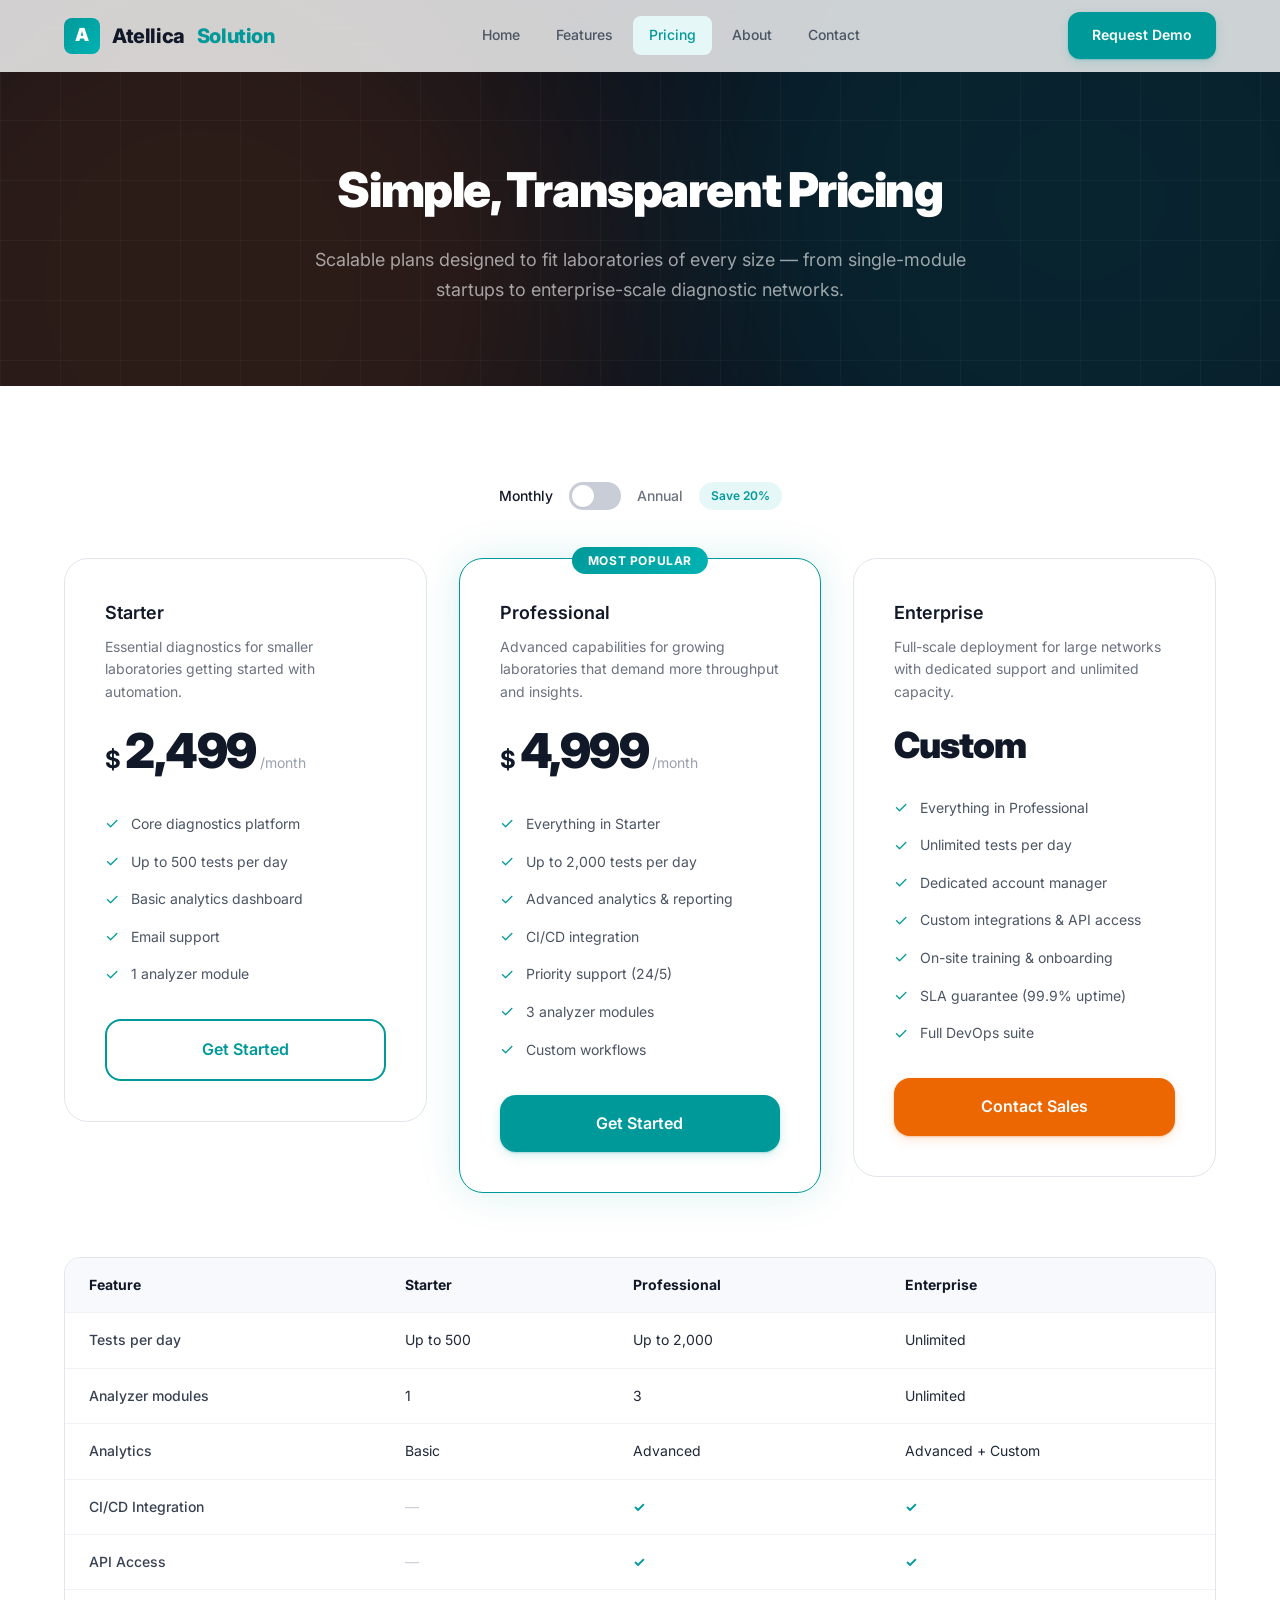
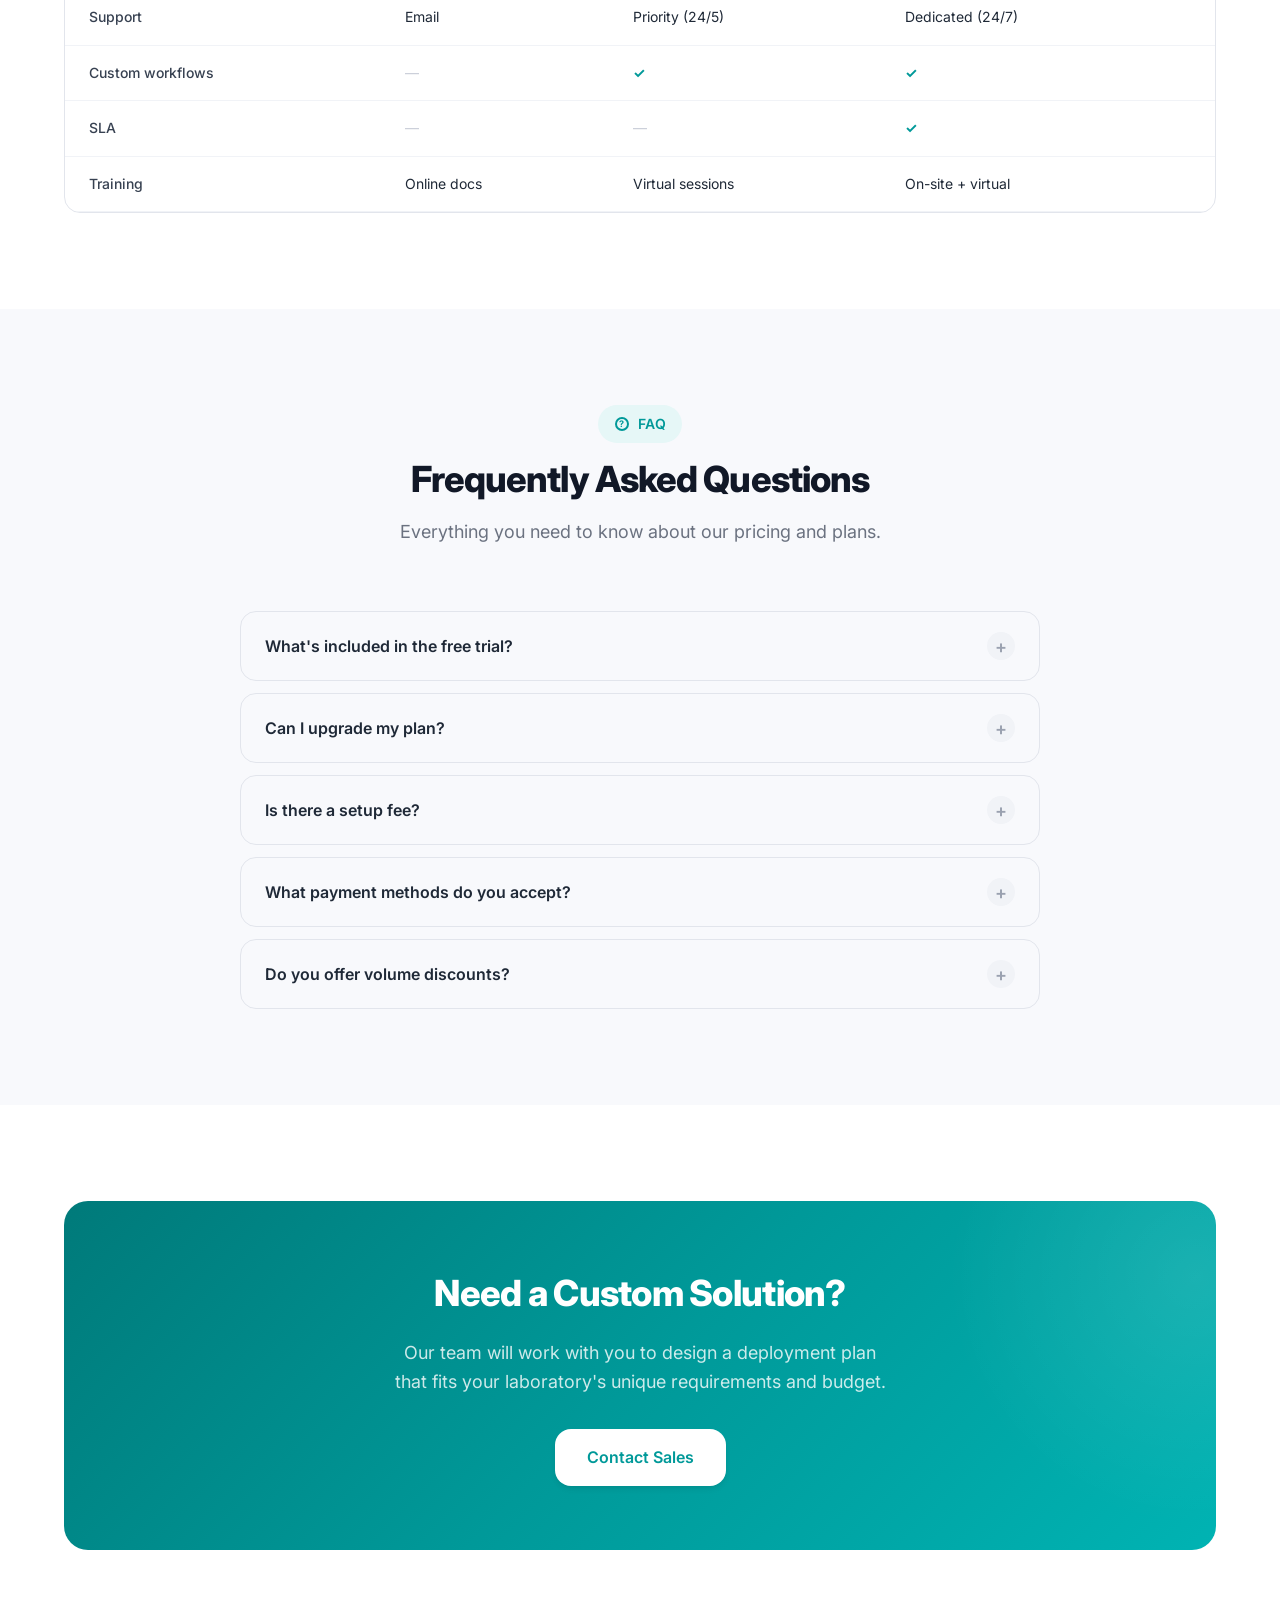
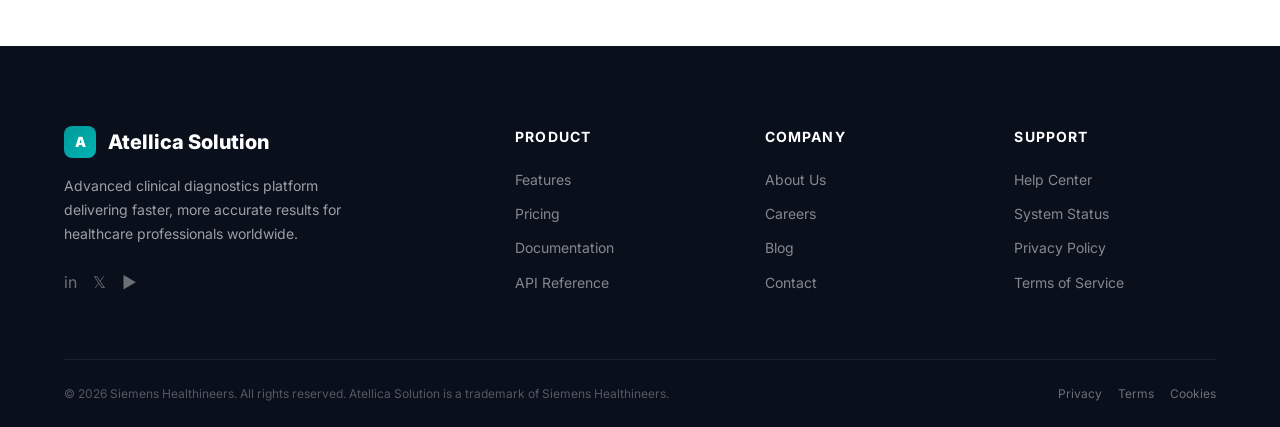
<file: atellica-solution/pricing.html>
<!DOCTYPE html>
<html lang="en">
<head>
  <meta charset="UTF-8">
  <meta name="viewport" content="width=device-width, initial-scale=1.0">
  <meta name="description" content="Atellica Solution pricing plans – choose from Starter, Professional, or Enterprise tiers. Simple, transparent pricing for clinical diagnostics.">
  <title>Pricing | Atellica Solution – Siemens Healthineers</title>
  <link rel="stylesheet" href="css/styles.css">
</head>
<body>

  <!-- ========== NAVBAR ========== -->
  <nav class="navbar" id="navbar">
    <div class="navbar__inner">
      <a href="index.html" class="navbar__logo">
        <div class="navbar__logo-icon">A</div>
        Atellica <span>Solution</span>
      </a>
      <div class="navbar__links">
        <a href="index.html" class="navbar__link">Home</a>
        <a href="features.html" class="navbar__link">Features</a>
        <a href="pricing.html" class="navbar__link active">Pricing</a>
        <a href="about.html" class="navbar__link">About</a>
        <a href="contact.html" class="navbar__link">Contact</a>
      </div>
      <div class="navbar__actions">
        <a href="contact.html" class="btn btn--primary">Request Demo</a>
      </div>
      <button class="navbar__hamburger" aria-label="Menu">
        <span></span><span></span><span></span>
      </button>
    </div>
    <div class="navbar__mobile-menu">
      <a href="index.html">Home</a>
      <a href="features.html">Features</a>
      <a href="pricing.html">Pricing</a>
      <a href="about.html">About</a>
      <a href="contact.html">Contact</a>
    </div>
  </nav>

  <!-- ========== PAGE HERO ========== -->
  <section class="page-hero">
    <div class="hero__bg">
      <div class="hero__gradient hero__gradient--1"></div>
      <div class="hero__gradient hero__gradient--2"></div>
      <div class="hero__grid-pattern"></div>
    </div>
    <div class="container">
      <div class="page-hero__content">
        <h1 class="page-hero__title">Simple, Transparent Pricing</h1>
        <p class="page-hero__subtitle">Scalable plans designed to fit laboratories of every size — from single-module startups to enterprise-scale diagnostic networks.</p>
      </div>
    </div>
  </section>

  <!-- ========== PRICING SECTION ========== -->
  <section class="section reveal">
    <div class="container">
      <!-- Pricing Toggle -->
      <div class="pricing-toggle">
        <span class="pricing-toggle__label active" data-label="monthly">Monthly</span>
        <div class="pricing-toggle__switch" role="button" aria-label="Toggle annual pricing" tabindex="0"></div>
        <span class="pricing-toggle__label" data-label="annual">Annual</span>
        <span class="pricing-save">Save 20%</span>
      </div>

      <!-- Pricing Cards -->
      <div class="pricing-cards">
        <!-- Starter -->
        <div class="pricing-card reveal reveal-delay-1">
          <h3 class="pricing-card__name">Starter</h3>
          <p class="pricing-card__desc">Essential diagnostics for smaller laboratories getting started with automation.</p>
          <div class="pricing-card__price">
            <span class="pricing-card__currency">$</span>
            <span class="pricing-card__amount" data-monthly="2,499" data-annual="1,999">2,499</span>
            <span class="pricing-card__period">/month</span>
          </div>
          <div class="pricing-card__features">
            <div class="pricing-card__feature">
              <span class="pricing-card__check">✓</span>
              Core diagnostics platform
            </div>
            <div class="pricing-card__feature">
              <span class="pricing-card__check">✓</span>
              Up to 500 tests per day
            </div>
            <div class="pricing-card__feature">
              <span class="pricing-card__check">✓</span>
              Basic analytics dashboard
            </div>
            <div class="pricing-card__feature">
              <span class="pricing-card__check">✓</span>
              Email support
            </div>
            <div class="pricing-card__feature">
              <span class="pricing-card__check">✓</span>
              1 analyzer module
            </div>
          </div>
          <a href="contact.html" class="btn btn--outline btn--lg">Get Started</a>
        </div>

        <!-- Professional (Featured) -->
        <div class="pricing-card pricing-card--featured reveal reveal-delay-2">
          <div class="pricing-card__popular">Most Popular</div>
          <h3 class="pricing-card__name">Professional</h3>
          <p class="pricing-card__desc">Advanced capabilities for growing laboratories that demand more throughput and insights.</p>
          <div class="pricing-card__price">
            <span class="pricing-card__currency">$</span>
            <span class="pricing-card__amount" data-monthly="4,999" data-annual="3,999">4,999</span>
            <span class="pricing-card__period">/month</span>
          </div>
          <div class="pricing-card__features">
            <div class="pricing-card__feature">
              <span class="pricing-card__check">✓</span>
              Everything in Starter
            </div>
            <div class="pricing-card__feature">
              <span class="pricing-card__check">✓</span>
              Up to 2,000 tests per day
            </div>
            <div class="pricing-card__feature">
              <span class="pricing-card__check">✓</span>
              Advanced analytics &amp; reporting
            </div>
            <div class="pricing-card__feature">
              <span class="pricing-card__check">✓</span>
              CI/CD integration
            </div>
            <div class="pricing-card__feature">
              <span class="pricing-card__check">✓</span>
              Priority support (24/5)
            </div>
            <div class="pricing-card__feature">
              <span class="pricing-card__check">✓</span>
              3 analyzer modules
            </div>
            <div class="pricing-card__feature">
              <span class="pricing-card__check">✓</span>
              Custom workflows
            </div>
          </div>
          <a href="contact.html" class="btn btn--primary btn--lg">Get Started</a>
        </div>

        <!-- Enterprise -->
        <div class="pricing-card reveal reveal-delay-3">
          <h3 class="pricing-card__name">Enterprise</h3>
          <p class="pricing-card__desc">Full-scale deployment for large networks with dedicated support and unlimited capacity.</p>
          <div class="pricing-card__price">
            <span class="pricing-card__amount" style="font-size: var(--font-size-4xl);">Custom</span>
          </div>
          <div class="pricing-card__features">
            <div class="pricing-card__feature">
              <span class="pricing-card__check">✓</span>
              Everything in Professional
            </div>
            <div class="pricing-card__feature">
              <span class="pricing-card__check">✓</span>
              Unlimited tests per day
            </div>
            <div class="pricing-card__feature">
              <span class="pricing-card__check">✓</span>
              Dedicated account manager
            </div>
            <div class="pricing-card__feature">
              <span class="pricing-card__check">✓</span>
              Custom integrations &amp; API access
            </div>
            <div class="pricing-card__feature">
              <span class="pricing-card__check">✓</span>
              On-site training &amp; onboarding
            </div>
            <div class="pricing-card__feature">
              <span class="pricing-card__check">✓</span>
              SLA guarantee (99.9% uptime)
            </div>
            <div class="pricing-card__feature">
              <span class="pricing-card__check">✓</span>
              Full DevOps suite
            </div>
          </div>
          <a href="contact.html" class="btn btn--orange btn--lg">Contact Sales</a>
        </div>
      </div>

      <!-- Feature Comparison Table -->
      <div class="comparison-table-wrapper reveal">
        <table class="comparison-table">
          <thead>
            <tr>
              <th>Feature</th>
              <th>Starter</th>
              <th>Professional</th>
              <th>Enterprise</th>
            </tr>
          </thead>
          <tbody>
            <tr>
              <td>Tests per day</td>
              <td>Up to 500</td>
              <td>Up to 2,000</td>
              <td>Unlimited</td>
            </tr>
            <tr>
              <td>Analyzer modules</td>
              <td>1</td>
              <td>3</td>
              <td>Unlimited</td>
            </tr>
            <tr>
              <td>Analytics</td>
              <td>Basic</td>
              <td>Advanced</td>
              <td>Advanced + Custom</td>
            </tr>
            <tr>
              <td>CI/CD Integration</td>
              <td><span class="dash">—</span></td>
              <td><span class="check">✓</span></td>
              <td><span class="check">✓</span></td>
            </tr>
            <tr>
              <td>API Access</td>
              <td><span class="dash">—</span></td>
              <td><span class="check">✓</span></td>
              <td><span class="check">✓</span></td>
            </tr>
            <tr>
              <td>Support</td>
              <td>Email</td>
              <td>Priority (24/5)</td>
              <td>Dedicated (24/7)</td>
            </tr>
            <tr>
              <td>Custom workflows</td>
              <td><span class="dash">—</span></td>
              <td><span class="check">✓</span></td>
              <td><span class="check">✓</span></td>
            </tr>
            <tr>
              <td>SLA</td>
              <td><span class="dash">—</span></td>
              <td><span class="dash">—</span></td>
              <td><span class="check">✓</span></td>
            </tr>
            <tr>
              <td>Training</td>
              <td>Online docs</td>
              <td>Virtual sessions</td>
              <td>On-site + virtual</td>
            </tr>
          </tbody>
        </table>
      </div>
    </div>
  </section>

  <!-- ========== FAQ SECTION ========== -->
  <section class="section section--gray reveal">
    <div class="container">
      <div class="section-header">
        <span class="section-badge">
          <svg width="16" height="16" viewBox="0 0 16 16" fill="none"><circle cx="8" cy="8" r="6" stroke="currentColor" stroke-width="2" fill="none"/><text x="8" y="11" text-anchor="middle" font-size="9" font-weight="700" fill="currentColor">?</text></svg>
          FAQ
        </span>
        <h2 class="section-title">Frequently Asked Questions</h2>
        <p class="section-subtitle">Everything you need to know about our pricing and plans.</p>
      </div>

      <div class="faq-list">
        <!-- FAQ 1 -->
        <div class="faq-item">
          <button class="faq-question">
            What's included in the free trial?
            <span class="faq-icon">+</span>
          </button>
          <div class="faq-answer">
            <div class="faq-answer__inner">
              Every plan includes a 30-day free trial with full access to all features in the selected tier. You'll get hands-on experience with the analytics dashboard, sample routing engine, and all available integrations. No credit card is required to start, and our onboarding team will guide you through setup.
            </div>
          </div>
        </div>
        <!-- FAQ 2 -->
        <div class="faq-item">
          <button class="faq-question">
            Can I upgrade my plan?
            <span class="faq-icon">+</span>
          </button>
          <div class="faq-answer">
            <div class="faq-answer__inner">
              Absolutely. You can upgrade your plan at any time from your account dashboard. When you upgrade, you'll receive prorated credit for the remainder of your current billing cycle. Downgrades take effect at the start of the next billing period. Our team can also help with custom migration plans for larger transitions.
            </div>
          </div>
        </div>
        <!-- FAQ 3 -->
        <div class="faq-item">
          <button class="faq-question">
            Is there a setup fee?
            <span class="faq-icon">+</span>
          </button>
          <div class="faq-answer">
            <div class="faq-answer__inner">
              There is no setup fee for the Starter or Professional plans — you can be up and running within hours. Enterprise deployments include a customized onboarding and implementation package, which covers on-site installation, system integration, staff training, and validation. Contact our sales team for a detailed quote.
            </div>
          </div>
        </div>
        <!-- FAQ 4 -->
        <div class="faq-item">
          <button class="faq-question">
            What payment methods do you accept?
            <span class="faq-icon">+</span>
          </button>
          <div class="faq-answer">
            <div class="faq-answer__inner">
              We accept all major credit cards (Visa, Mastercard, American Express), ACH bank transfers, and wire transfers. Enterprise customers can also pay via purchase order with NET-30 or NET-60 terms. Annual plans can be invoiced quarterly or upfront depending on your preference.
            </div>
          </div>
        </div>
        <!-- FAQ 5 -->
        <div class="faq-item">
          <button class="faq-question">
            Do you offer volume discounts?
            <span class="faq-icon">+</span>
          </button>
          <div class="faq-answer">
            <div class="faq-answer__inner">
              Yes, we offer significant volume discounts for multi-site deployments and laboratory networks. Organizations deploying Atellica Solution across 3 or more sites qualify for our network pricing program, which includes bundled licensing, centralized management, and dedicated support. Reach out to our sales team for a custom quote tailored to your network size.
            </div>
          </div>
        </div>
      </div>
    </div>
  </section>

  <!-- ========== CTA BANNER ========== -->
  <section class="section reveal">
    <div class="container">
      <div class="cta-banner">
        <h2 class="cta-banner__title">Need a Custom Solution?</h2>
        <p class="cta-banner__text">Our team will work with you to design a deployment plan that fits your laboratory's unique requirements and budget.</p>
        <a href="contact.html" class="btn btn--white btn--lg">Contact Sales</a>
      </div>
    </div>
  </section>

  <!-- ========== FOOTER ========== -->
  <footer class="footer">
    <div class="container">
      <div class="footer__grid">
        <div class="footer__brand">
          <div class="footer__logo">
            <div class="footer__logo-icon">A</div>
            Atellica Solution
          </div>
          <p class="footer__desc">Advanced clinical diagnostics platform delivering faster, more accurate results for healthcare professionals worldwide.</p>
          <div class="footer__social">
            <a href="#" aria-label="LinkedIn">in</a>
            <a href="#" aria-label="Twitter">𝕏</a>
            <a href="#" aria-label="YouTube">▶</a>
          </div>
        </div>
        <div>
          <h4 class="footer__col-title">Product</h4>
          <div class="footer__links">
            <a href="features.html" class="footer__link">Features</a>
            <a href="pricing.html" class="footer__link">Pricing</a>
            <a href="#" class="footer__link">Documentation</a>
            <a href="#" class="footer__link">API Reference</a>
          </div>
        </div>
        <div>
          <h4 class="footer__col-title">Company</h4>
          <div class="footer__links">
            <a href="about.html" class="footer__link">About Us</a>
            <a href="#" class="footer__link">Careers</a>
            <a href="#" class="footer__link">Blog</a>
            <a href="contact.html" class="footer__link">Contact</a>
          </div>
        </div>
        <div>
          <h4 class="footer__col-title">Support</h4>
          <div class="footer__links">
            <a href="#" class="footer__link">Help Center</a>
            <a href="#" class="footer__link">System Status</a>
            <a href="#" class="footer__link">Privacy Policy</a>
            <a href="#" class="footer__link">Terms of Service</a>
          </div>
        </div>
      </div>
      <div class="footer__bottom">
        <p>&copy; 2026 Siemens Healthineers. All rights reserved. Atellica Solution is a trademark of Siemens Healthineers.</p>
        <div class="footer__social">
          <a href="#">Privacy</a>
          <a href="#">Terms</a>
          <a href="#">Cookies</a>
        </div>
      </div>
    </div>
  </footer>

  <script src="js/main.js"></script>
</body>
</html>
</file>
<file: AI Beginner/styles.css>
:root {
  --bg-soft: #f4f7fb;
  --ink: #0d2045;
  --ink-muted: #31415f;
  --line: #cfd8e2;
  --line-strong: #bcc7d3;
  --card: #f8fbff;
  --accent-orange: #ff7d31;
  --accent-red: #f36a57;
  --accent-blue: #1f4f95;
  --siemens-teal: #009999;
  --siemens-teal-deep: #007f7f;
  --healthineers-orange: #e98a2b;
  --shadow: 0 16px 50px rgba(40, 56, 74, 0.16);
  --chip-shadow: 0 8px 22px rgba(55, 72, 94, 0.09);
}

body.dark-stage {
  --bg-soft: #081224;
  --ink: #e5edfa;
  --ink-muted: #b6c8e6;
  --line: #234268;
  --line-strong: #2f4e75;
  --card: #12233d;
  --shadow: 0 16px 50px rgba(0, 0, 0, 0.35);
  --chip-shadow: 0 10px 28px rgba(0, 0, 0, 0.4);
}

* {
  box-sizing: border-box;
}

html,
body {
  margin: 0;
  min-height: 100%;
}

body {
  font-family: "Plus Jakarta Sans", "Segoe UI", sans-serif;
  color: var(--ink);
  background:
    radial-gradient(circle at 12% 10%, #ffffff 0%, #f2f5f9 38%, #e9eef5 100%),
    var(--bg-soft);
  overflow-x: hidden;
  line-height: 1.5;
}

body.dark-stage {
  background:
    radial-gradient(circle at 20% 12%, #0f2345 0%, #09162e 45%, #050b17 100%),
    var(--bg-soft);
}

a {
  color: inherit;
}

a:focus-visible,
button:focus-visible,
summary:focus-visible {
  outline: 2px solid #ff8b45;
  outline-offset: 2px;
}

.skip-link {
  position: absolute;
  left: -9999px;
  top: auto;
}

.skip-link:focus {
  left: 12px;
  top: 12px;
  z-index: 20;
  background: #ffffff;
  color: var(--ink);
  padding: 8px 12px;
  border-radius: 6px;
  outline: 2px solid var(--accent-orange);
}

.page-bg {
  position: fixed;
  inset: 7.5rem 3rem 3rem;
  border: 1px solid var(--line);
  opacity: 0.75;
  z-index: -2;
  background-image:
    linear-gradient(to right, rgba(159, 177, 197, 0.32) 1px, transparent 1px),
    linear-gradient(to bottom, rgba(159, 177, 197, 0.32) 1px, transparent 1px);
  background-size: 16px 16px;
}

.page-bg::before,
.page-bg::after {
  content: "";
  position: absolute;
  border: 1px solid var(--line-strong);
  pointer-events: none;
}

.page-bg::before {
  inset: 16px;
}

.page-bg::after {
  inset: 36px;
}

.site-header {
  width: min(1280px, 92vw);
  margin: 1.3rem auto 0;
}

.nav-shell {
  display: flex;
  align-items: center;
  justify-content: space-between;
  gap: 1rem;
  border: 1px solid var(--line-strong);
  background: linear-gradient(180deg, rgba(255, 255, 255, 0.76), rgba(246, 249, 253, 0.92));
  backdrop-filter: blur(6px);
  border-radius: 12px;
  box-shadow: var(--chip-shadow);
  padding: 0.72rem 1rem;
}

.brand {
  display: inline-flex;
  align-items: center;
  gap: 0.65rem;
  text-decoration: none;
}

.brand-mark {
  width: 12px;
  height: 12px;
  border-radius: 50%;
  background: var(--accent-orange);
  box-shadow: 0 0 0 4px rgba(255, 125, 49, 0.2);
}

.brand-text {
  font-family: "Space Grotesk", sans-serif;
  letter-spacing: 0.015em;
  font-size: 0.93rem;
  text-transform: uppercase;
}

.menu-toggle {
  display: none;
  border: 1px solid var(--line-strong);
  background: #ffffff;
  color: var(--ink);
  border-radius: 8px;
  padding: 0.44rem 0.78rem;
  font-weight: 700;
}

.presentation-toggle {
  border: 1px solid rgba(28, 67, 120, 0.35);
  background: rgba(255, 255, 255, 0.88);
  color: #1a3f73;
  border-radius: 8px;
  padding: 0.45rem 0.7rem;
  font-family: "Space Grotesk", sans-serif;
  font-size: 0.78rem;
  text-transform: uppercase;
  letter-spacing: 0.05em;
}

.presentation-toggle[aria-pressed="true"] {
  background: linear-gradient(90deg, #1f4f95, #255fab);
  color: #ffffff;
  border-color: #1f4f95;
}

.site-nav {
  display: flex;
  align-items: center;
  gap: 0.3rem;
  flex-wrap: wrap;
  justify-content: flex-end;
}

.site-nav a {
  text-decoration: none;
  font-family: "Space Grotesk", sans-serif;
  text-transform: uppercase;
  font-size: 0.82rem;
  letter-spacing: 0.06em;
  padding: 0.42rem 0.65rem;
  border-radius: 6px;
  color: #2a3a58;
}

.site-nav a:hover,
.site-nav a:focus-visible {
  background: rgba(43, 87, 148, 0.1);
  color: #143c75;
}

.chip-row {
  width: 100%;
  margin: 1rem auto 1.4rem;
  display: grid;
  gap: 1rem;
  grid-template-columns: repeat(3, minmax(0, 1fr));
  animation: slideDown 680ms ease-out both;
}

.healthineers-ribbon {
  margin: 0.35rem auto 0;
  width: 100%;
  border: 1px solid var(--line-strong);
  border-radius: 12px;
  background:
    linear-gradient(90deg, rgba(0, 153, 153, 0.08), rgba(233, 138, 43, 0.08)),
    linear-gradient(180deg, rgba(255, 255, 255, 0.9), rgba(245, 250, 255, 0.9));
  box-shadow: var(--chip-shadow);
  padding: 0.65rem 0.9rem;
  display: flex;
  align-items: center;
  justify-content: space-between;
  gap: 0.7rem;
}

.healthineers-name {
  margin: 0;
  display: inline-flex;
  align-items: baseline;
  gap: 0.35rem;
  font-family: "Space Grotesk", sans-serif;
  letter-spacing: 0.02em;
}

.siemens-word {
  color: var(--siemens-teal);
  font-weight: 700;
  text-transform: uppercase;
}

.healthineers-word {
  color: var(--healthineers-orange);
  font-weight: 700;
}

.healthineers-context {
  margin: 0;
  color: #24476c;
  font-size: 0.88rem;
}

.chip {
  display: flex;
  align-items: center;
  gap: 0.65rem;
  border: 1px solid var(--line-strong);
  background: linear-gradient(90deg, #f6f9fc, #f2f7fb);
  box-shadow: var(--chip-shadow);
  border-radius: 0;
  padding: 0.9rem 1rem;
  min-height: 3rem;
  position: relative;
  clip-path: polygon(0 0, calc(100% - 14px) 0, 100% 14px, 100% 100%, 0 100%);
}

body.dark-stage .chip {
  background: linear-gradient(90deg, #122744, #10233d);
}

body.dark-stage .healthineers-ribbon {
  background:
    linear-gradient(90deg, rgba(0, 153, 153, 0.18), rgba(233, 138, 43, 0.18)),
    linear-gradient(180deg, #11253f, #0f1f36);
}

body.dark-stage .healthineers-context {
  color: #d2e0f6;
}

.dot {
  width: 12px;
  height: 12px;
  border-radius: 50%;
  background: var(--accent-orange);
  box-shadow: 0 0 0 3px rgba(255, 125, 49, 0.18);
  flex: 0 0 12px;
}

.chip-label {
  text-transform: uppercase;
  letter-spacing: 0.06em;
  font-weight: 800;
  font-size: 0.88rem;
}

.chip-value {
  text-transform: uppercase;
  letter-spacing: 0.02em;
  color: var(--ink-muted);
  font-family: "Space Grotesk", sans-serif;
  font-size: 0.95rem;
}

.main-shell {
  width: min(1280px, 92vw);
  margin: 0 auto;
  padding-bottom: 4rem;
}

body.presentation-mode .main-shell {
  height: calc(100vh - 180px);
  overflow-y: auto;
  scroll-snap-type: y mandatory;
  padding-bottom: 1rem;
}

body.presentation-mode .hero-wrap,
body.presentation-mode .section {
  scroll-snap-align: start;
}

body.presentation-mode .hero-wrap {
  min-height: calc(100vh - 220px);
  display: flex;
  align-items: center;
}

body.presentation-mode .section {
  min-height: calc(100vh - 220px);
  display: flex;
  flex-direction: column;
  justify-content: center;
}

.hero-wrap {
  margin-top: 0.4rem;
}

.hero-card {
  position: relative;
  margin: 2.2rem auto 2.5rem;
  width: min(1140px, 86vw);
  min-height: 550px;
  border-radius: 14px;
  border: 1px solid var(--line-strong);
  box-shadow: var(--shadow);
  background:
    linear-gradient(135deg, rgba(255, 255, 255, 0.9), rgba(245, 250, 255, 0.9)),
    radial-gradient(circle at 74% 28%, rgba(235, 242, 250, 0.55), transparent 48%);
  padding: 9.8rem 5.8rem 4rem;
  overflow: hidden;
  animation: riseIn 860ms cubic-bezier(0.2, 0.65, 0.2, 1) both;
}

body.dark-stage .hero-card {
  background:
    linear-gradient(135deg, rgba(12, 27, 50, 0.92), rgba(10, 22, 41, 0.92)),
    radial-gradient(circle at 74% 28%, rgba(42, 79, 133, 0.3), transparent 48%);
}

.hero-card::before,
.hero-card::after {
  content: "";
  position: absolute;
  border: 1px solid rgba(177, 193, 209, 0.6);
  pointer-events: none;
}

.hero-card::before {
  top: 18px;
  left: 18px;
  right: 18px;
  bottom: 18px;
  border-radius: 11px;
}

.hero-card::after {
  top: 42px;
  right: 36px;
  width: 44%;
  height: 36%;
  border-radius: 8px;
}

.wireframe {
  position: absolute;
  right: 1.8rem;
  top: 1.4rem;
  width: 52%;
  height: 52%;
  border: 1px solid rgba(180, 194, 209, 0.65);
  border-radius: 10px;
  opacity: 0.62;
  animation: fadeIn 1.1s ease-out both;
}

.wf-toolbar {
  height: 3rem;
  border-bottom: 1px solid rgba(180, 194, 209, 0.65);
  background:
    linear-gradient(90deg, transparent 0 64%, rgba(188, 200, 212, 0.42) 64% 69%, transparent 69% 73%, rgba(188, 200, 212, 0.42) 73% 78%, transparent 78% 82%, rgba(188, 200, 212, 0.42) 82% 89%, transparent 89%);
}

.wf-columns {
  display: grid;
  grid-template-columns: 25% 43% 32%;
  gap: 0.8rem;
  padding: 0.8rem;
  height: calc(100% - 3rem);
}

.wf-col-left,
.wf-col-center,
.wf-col-right {
  border: 1px solid rgba(180, 194, 209, 0.65);
  border-radius: 5px;
  background:
    linear-gradient(180deg, rgba(190, 202, 214, 0.35) 0 14%, transparent 14% 100%),
    repeating-linear-gradient(180deg, transparent 0 12px, rgba(197, 208, 220, 0.4) 12px 14px);
}

h1 {
  position: relative;
  z-index: 2;
  margin: 0;
  max-width: 840px;
  font-family: "Plus Jakarta Sans", sans-serif;
  font-weight: 800;
  letter-spacing: -0.024em;
  font-size: clamp(2rem, 2.45vw + 1.15rem, 4.7rem);
  line-height: 1.06;
  color: var(--ink);
}

.tm {
  font-size: 0.42em;
  vertical-align: top;
  margin-left: 0.1rem;
}

.subhead {
  position: relative;
  z-index: 2;
  margin-top: 3rem;
  margin-left: 0.35rem;
  font-size: clamp(1.2rem, 1.1vw + 0.85rem, 2.6rem);
  line-height: 1.24;
  color: #1c2d4b;
  max-width: 760px;
  padding-left: 1.35rem;
  border-left: 6px solid var(--accent-red);
}

.hero-actions {
  display: flex;
  flex-wrap: wrap;
  gap: 0.9rem;
  margin-top: 2rem;
}

.btn {
  display: inline-flex;
  align-items: center;
  justify-content: center;
  text-decoration: none;
  border-radius: 10px;
  padding: 0.72rem 1.15rem;
  min-height: 2.7rem;
  font-family: "Space Grotesk", sans-serif;
  font-size: 0.9rem;
  text-transform: uppercase;
  letter-spacing: 0.05em;
  border: 1px solid transparent;
  transition: transform 180ms ease, box-shadow 180ms ease, background 180ms ease;
}

.btn:hover,
.btn:focus-visible {
  transform: translateY(-1px);
}

.btn-primary {
  color: #ffffff;
  background: linear-gradient(90deg, #104086, #1f62bf);
  box-shadow: 0 9px 18px rgba(15, 63, 130, 0.28);
}

.btn-primary:hover,
.btn-primary:focus-visible {
  box-shadow: 0 12px 20px rgba(15, 63, 130, 0.34);
}

.btn-ghost {
  color: #1c3867;
  border-color: rgba(28, 67, 120, 0.35);
  background: rgba(255, 255, 255, 0.8);
}

.section {
  margin-top: 1.6rem;
  border: 1px solid var(--line-strong);
  border-radius: 14px;
  background: linear-gradient(165deg, rgba(255, 255, 255, 0.8), rgba(245, 250, 255, 0.76));
  box-shadow: var(--chip-shadow);
  padding: 2rem 1.4rem 1.4rem;
  position: relative;
  overflow: hidden;
}

.enterprise .legal-note {
  margin-top: 0.8rem;
  border: 1px solid rgba(57, 80, 112, 0.3);
  border-left: 5px solid #f07d43;
  border-radius: 8px;
  background: linear-gradient(180deg, #f7fbff, #edf3fb);
  padding: 0.6rem 0.75rem;
  color: #213f66;
}

body.dark-stage .section,
body.dark-stage .info-card,
body.dark-stage .track-card,
body.dark-stage .zone-card,
body.dark-stage .success-card,
body.dark-stage .pillar-card,
body.dark-stage .score-card,
body.dark-stage .compare-grid,
body.dark-stage .faq-list details,
body.dark-stage .timeline li,
body.dark-stage .loop-list li,
body.dark-stage .formula,
body.dark-stage .site-footer,
body.dark-stage .nav-shell {
  background: linear-gradient(180deg, #10233e, #0d1d35);
}

body.dark-stage .compare-header p,
body.dark-stage .compare-row p,
body.dark-stage .track-card p,
body.dark-stage .lead-text,
body.dark-stage .objective-list,
body.dark-stage .strategic-note,
body.dark-stage .critical-directive,
body.dark-stage .judge-lens,
body.dark-stage .zone-card p,
body.dark-stage .success-card p,
body.dark-stage .pillar-card p,
body.dark-stage .brandline,
body.dark-stage .site-nav a,
body.dark-stage .chip-value,
body.dark-stage .eyebrow,
body.dark-stage .week,
body.dark-stage .metric-head,
body.dark-stage .faq-list p {
  color: #d2e0f6;
}

body.dark-stage .btn-ghost {
  color: #d7e7ff;
  border-color: rgba(143, 179, 230, 0.4);
  background: rgba(10, 28, 53, 0.6);
}

.section::after {
  content: "";
  position: absolute;
  top: 12px;
  right: 12px;
  width: 110px;
  height: 78px;
  border: 1px solid rgba(177, 193, 209, 0.45);
  border-radius: 8px;
  pointer-events: none;
}

.section-head {
  margin-bottom: 1.1rem;
}

.lead-text {
  color: #274063;
  margin-bottom: 0.85rem;
}

.objective-list {
  margin: 0;
  padding-left: 1.25rem;
  color: #233f63;
}

.objective-list li + li {
  margin-top: 0.4rem;
}

.eyebrow {
  margin: 0;
  font-family: "Space Grotesk", sans-serif;
  font-size: 0.82rem;
  text-transform: uppercase;
  letter-spacing: 0.08em;
  color: #2b4f88;
}

h2 {
  margin: 0.2rem 0 0;
  font-size: clamp(1.4rem, 1.4vw + 1rem, 2.2rem);
  line-height: 1.2;
}

h3 {
  margin: 0;
  font-size: 1.08rem;
  line-height: 1.3;
}

p {
  margin: 0;
}

.card-grid {
  display: grid;
  grid-template-columns: repeat(12, 1fr);
  gap: 0.9rem;
}

.mission-grid .info-card {
  grid-column: span 4;
}

.track-grid .track-card {
  grid-column: span 4;
}

.mandatory-grid .mandatory-card {
  grid-column: span 6;
}

.mandatory-grid .mandatory-wide {
  grid-column: 1 / -1;
}

.compare-grid {
  border: 1px solid var(--line-strong);
  border-radius: 12px;
  overflow: hidden;
  background: #ffffff;
}

.compare-header,
.compare-row {
  display: grid;
  grid-template-columns: 1fr 1fr;
}

.compare-header p {
  margin: 0;
  padding: 0.72rem 0.8rem;
  font-family: "Space Grotesk", sans-serif;
  text-transform: uppercase;
  letter-spacing: 0.06em;
  font-size: 0.8rem;
  color: #183866;
  background: linear-gradient(180deg, #f2f6fb, #ecf3fb);
  border-bottom: 1px solid var(--line-strong);
}

.compare-row p {
  margin: 0;
  padding: 0.68rem 0.8rem;
  color: #274061;
  border-bottom: 1px solid #dbe5f0;
}

.compare-header p + p,
.compare-row p + p {
  border-left: 1px solid #dbe5f0;
}

.compare-row:last-child p {
  border-bottom: none;
}

.info-card,
.track-card,
.score-card {
  border: 1px solid var(--line-strong);
  border-radius: 12px;
  background: linear-gradient(180deg, #ffffff, #f4f8fd);
  padding: 1rem;
  box-shadow: 0 7px 20px rgba(52, 71, 94, 0.08);
}

.info-card p,
.track-card p {
  margin-top: 0.65rem;
  color: #294060;
}

.track-tag {
  font-family: "Space Grotesk", sans-serif;
  text-transform: uppercase;
  font-size: 0.74rem;
  letter-spacing: 0.08em;
  color: #2c578f;
}

.track-card ul {
  margin: 0.8rem 0 0;
  padding-left: 1.1rem;
  color: #243a5c;
}

.track-card li + li {
  margin-top: 0.35rem;
}

.track-card.featured {
  border-color: rgba(26, 79, 150, 0.45);
  background:
    linear-gradient(180deg, #ffffff, #eff5ff),
    radial-gradient(circle at 90% 5%, rgba(205, 223, 252, 0.6), transparent 35%);
}

.feature-ribbon {
  margin: 0.2rem auto 0.9rem;
  max-width: 440px;
  text-align: center;
  border: 1px solid rgba(239, 116, 44, 0.7);
  border-radius: 999px;
  background: linear-gradient(90deg, #f58a30, #f17619);
  color: #ffffff;
  padding: 0.55rem 0.8rem;
  font-family: "Space Grotesk", sans-serif;
  text-transform: uppercase;
  letter-spacing: 0.03em;
  font-size: 0.82rem;
  box-shadow: 0 10px 22px rgba(235, 122, 45, 0.32);
}

.feature-circles {
  display: grid;
  grid-template-columns: repeat(2, minmax(0, 1fr));
  gap: 1rem;
}

.circle-panel {
  border: 1px solid var(--line-strong);
  border-radius: 999px;
  min-height: 320px;
  background: linear-gradient(180deg, #ffffff, #f5f9ff);
  box-shadow: 0 13px 24px rgba(48, 67, 91, 0.14);
  display: flex;
  flex-direction: column;
  align-items: center;
  justify-content: center;
  text-align: center;
  padding: 1.3rem 1.5rem;
}

.feature-label {
  margin-bottom: 0.3rem;
  color: #2a568f;
  font-family: "Space Grotesk", sans-serif;
  text-transform: uppercase;
  letter-spacing: 0.07em;
  font-size: 0.8rem;
}

.circle-panel h3 {
  font-size: clamp(1.25rem, 0.8vw + 1rem, 1.9rem);
}

.circle-panel p {
  margin-top: 0.55rem;
  color: #253c5f;
}

.circle-panel ul {
  margin: 0.75rem 0 0;
  padding: 0;
  list-style: none;
  display: grid;
  gap: 0.45rem;
}

.circle-panel li {
  background: linear-gradient(180deg, #f6874a, #ef6f3f);
  color: #ffffff;
  border-radius: 8px;
  padding: 0.25rem 0.6rem;
}

.zone-grid .zone-card {
  grid-column: span 6;
}

.zone-card,
.success-card,
.pillar-card {
  border: 1px solid var(--line-strong);
  border-radius: 12px;
  background: linear-gradient(180deg, #ffffff, #f5f9ff);
  padding: 1rem;
  box-shadow: 0 8px 20px rgba(58, 77, 102, 0.1);
}

.zone-card p,
.success-card p,
.pillar-card p {
  margin-top: 0.55rem;
  color: #284061;
}

.strategic-note {
  margin-top: 0.95rem;
  border: 1px solid rgba(57, 80, 112, 0.35);
  border-left: 6px solid #f07d43;
  border-radius: 10px;
  background: linear-gradient(180deg, #f7fbff, #edf3fb);
  padding: 0.7rem 0.85rem;
  color: #213f66;
}

.pillars-grid {
  display: grid;
  gap: 0.9rem;
  grid-template-columns: repeat(3, minmax(0, 1fr));
}

.pillar-card {
  border-radius: 999px;
  min-height: 250px;
  display: flex;
  flex-direction: column;
  align-items: center;
  justify-content: center;
  text-align: center;
  padding: 1.2rem;
}

.judge-lens {
  margin-top: 0.95rem;
  border: 1px solid rgba(236, 121, 68, 0.7);
  border-left: 8px solid #ef7a3e;
  border-radius: 10px;
  background: #ffffff;
  color: #223858;
  padding: 0.8rem 0.9rem;
}

.loop-list {
  margin: 0;
  padding: 0;
  list-style: none;
  display: grid;
  gap: 0.62rem;
}

.loop-list li {
  border: 1px solid var(--line-strong);
  border-radius: 10px;
  padding: 0.62rem 0.75rem;
  background: linear-gradient(180deg, #ffffff, #f7faff);
  color: #1d365a;
}

.success-grid .success-card {
  grid-column: span 4;
}

.formula {
  display: flex;
  align-items: center;
  justify-content: center;
  flex-wrap: wrap;
  gap: 0.45rem;
  border: 1px solid var(--line-strong);
  border-radius: 12px;
  padding: 0.9rem;
  background: linear-gradient(180deg, #ffffff, #f4f9ff);
}

.formula > span {
  border: 1px solid rgba(48, 74, 107, 0.35);
  border-radius: 8px;
  padding: 0.45rem 0.55rem;
  color: #1d365a;
  font-weight: 700;
}

.formula .operator {
  border: none;
  font-size: 1.4rem;
  color: #ea7a39;
  padding: 0 0.15rem;
}

.formula .champion {
  border-color: rgba(240, 119, 39, 0.9);
  background: linear-gradient(180deg, #f7943c, #ee741e);
  color: #ffffff;
}

.critical-directive {
  margin-top: 0.9rem;
  border: 1px solid rgba(236, 117, 63, 0.7);
  border-radius: 10px;
  background: linear-gradient(180deg, #fffaf7, #fff1ea);
  padding: 0.75rem 0.85rem;
  color: #2b3d5c;
}

.timeline {
  list-style: none;
  margin: 0;
  padding: 0;
  display: grid;
  gap: 0.78rem;
}

.timeline li {
  position: relative;
  border: 1px solid var(--line-strong);
  border-radius: 12px;
  background: #ffffff;
  padding: 0.95rem 0.95rem 0.95rem 3.6rem;
}

.timeline li::before {
  content: "";
  position: absolute;
  left: 1rem;
  top: 1rem;
  width: 12px;
  height: 12px;
  border-radius: 50%;
  background: var(--accent-orange);
  box-shadow: 0 0 0 4px rgba(255, 125, 49, 0.2);
}

.week {
  display: inline-block;
  margin-bottom: 0.35rem;
  font-family: "Space Grotesk", sans-serif;
  font-size: 0.78rem;
  text-transform: uppercase;
  letter-spacing: 0.08em;
  color: #2b568f;
}

.timeline p {
  margin-top: 0.45rem;
  color: #2b3f5c;
}

.split {
  display: grid;
  gap: 1rem;
  grid-template-columns: 1.3fr 1fr;
}

.deliverables-list {
  margin: 0;
  padding-left: 1.2rem;
  color: #223c61;
}

.deliverables-list li + li {
  margin-top: 0.45rem;
}

.score-card h3 {
  margin-bottom: 0.8rem;
}

.metric + .metric {
  margin-top: 0.65rem;
}

.metric-head {
  display: flex;
  align-items: center;
  justify-content: space-between;
  font-size: 0.9rem;
  color: #233b5f;
}

.meter {
  margin-top: 0.3rem;
  height: 0.54rem;
  background: #dce6f3;
  border-radius: 999px;
  overflow: hidden;
}

.meter span {
  display: block;
  height: 100%;
  background: linear-gradient(90deg, #1f4f95, #3f74bd);
}

.faq-list {
  display: grid;
  gap: 0.68rem;
}

.faq-list details {
  border: 1px solid var(--line-strong);
  border-radius: 10px;
  background: #ffffff;
  padding: 0.85rem 0.9rem;
}

.faq-list summary {
  cursor: pointer;
  font-weight: 700;
}

.faq-list p {
  margin-top: 0.55rem;
  color: #2b4061;
}

.cta {
  text-align: center;
  background:
    linear-gradient(130deg, rgba(255, 255, 255, 0.92), rgba(239, 247, 255, 0.92)),
    radial-gradient(circle at 10% 20%, rgba(254, 229, 207, 0.55), transparent 45%);
}

.cta p {
  max-width: 760px;
  margin: 0.65rem auto 0;
  color: #2c4467;
}

.cta .btn {
  margin-top: 1.1rem;
}

.site-footer {
  width: min(1280px, 92vw);
  margin: 1rem auto 2.5rem;
  border: 1px solid var(--line-strong);
  border-radius: 12px;
  background: linear-gradient(180deg, rgba(255, 255, 255, 0.88), rgba(243, 248, 254, 0.88));
  box-shadow: var(--chip-shadow);
  padding: 0.85rem 1rem;
  display: flex;
  align-items: center;
  justify-content: space-between;
  flex-wrap: wrap;
  gap: 0.8rem;
  color: #2c4568;
  font-size: 0.9rem;
}

.brandline {
  font-family: "Space Grotesk", sans-serif;
  color: #234b84;
}

.footer-links {
  font-family: "Space Grotesk", sans-serif;
  color: #2b4f84;
}

.footer-links a {
  text-decoration: none;
}

.footer-links a:hover,
.footer-links a:focus-visible {
  text-decoration: underline;
}

.cookie-banner {
  position: fixed;
  right: 1rem;
  bottom: 1rem;
  width: min(420px, calc(100vw - 2rem));
  border: 1px solid var(--line-strong);
  border-radius: 12px;
  background: linear-gradient(180deg, rgba(255, 255, 255, 0.96), rgba(243, 248, 254, 0.96));
  box-shadow: var(--shadow);
  padding: 0.85rem;
  z-index: 30;
}

.cookie-banner p {
  color: #264268;
}

.cookie-actions {
  margin-top: 0.75rem;
  display: flex;
  gap: 0.6rem;
}

.cookie-actions .btn {
  min-height: 2.3rem;
  padding: 0.55rem 0.9rem;
  font-size: 0.8rem;
}

.cookie-banner.hidden {
  display: none;
}

body.dark-stage .enterprise .legal-note,
body.dark-stage .cookie-banner {
  background: linear-gradient(180deg, #10233e, #0d1d35);
  color: #d2e0f6;
}

body.dark-stage .cookie-banner p,
body.dark-stage .footer-links,
body.dark-stage .footer-links a {
  color: #d2e0f6;
}

@media print {
  @page {
    size: A4 portrait;
    margin: 12mm;
  }

  body {
    background: #ffffff !important;
    color: #000000;
    font-size: 10.5pt;
    line-height: 1.35;
  }

  .page-bg,
  .menu-toggle,
  #presentation-toggle,
  #theme-toggle,
  #print-briefing,
  .site-nav,
  .chip-row,
  .healthineers-ribbon,
  .hero-actions,
  .wireframe,
  .hero-card::before,
  .hero-card::after,
  .section::after {
    display: none !important;
  }

  .site-header,
  .main-shell,
  .site-footer,
  .hero-card,
  .section {
    width: 100% !important;
    max-width: 100% !important;
    margin: 0 0 8mm !important;
    padding: 0 !important;
    border: none !important;
    box-shadow: none !important;
    background: #ffffff !important;
  }

  .hero-card {
    min-height: 0 !important;
  }

  h1 {
    font-size: 20pt;
    line-height: 1.15;
    margin-bottom: 2mm;
  }

  h2 {
    font-size: 14pt;
    margin-bottom: 1.5mm;
  }

  h3 {
    font-size: 11pt;
  }

  .subhead {
    margin: 0 0 3mm;
    padding-left: 3mm;
    border-left: 2px solid #f36a57;
    font-size: 11pt;
  }

  .card-grid,
  .compare-header,
  .compare-row,
  .pillars-grid,
  .feature-circles,
  .split {
    display: block !important;
  }

  .info-card,
  .track-card,
  .zone-card,
  .success-card,
  .pillar-card,
  .score-card,
  .compare-grid,
  .loop-list li,
  .formula,
  .judge-lens,
  .strategic-note,
  .critical-directive {
    border: 1px solid #cfd8e2 !important;
    border-radius: 6px;
    padding: 2.5mm;
    margin-bottom: 2.5mm;
    background: #ffffff !important;
    break-inside: avoid;
  }

  .compare-header p,
  .compare-row p {
    border: none !important;
    padding: 0;
    margin: 0.8mm 0;
  }

  .compare-row p + p::before {
    content: " -> ";
    color: #456890;
  }

  .objective-list,
  .track-card ul,
  .circle-panel ul,
  .deliverables-list {
    margin: 0;
  }

  .site-footer {
    border-top: 1px solid #d6deea !important;
    padding-top: 2mm !important;
    font-size: 9pt;
  }

  a {
    text-decoration: none;
    color: #000000;
  }
}

@keyframes riseIn {
  from {
    opacity: 0;
    transform: translateY(20px) scale(0.995);
  }
  to {
    opacity: 1;
    transform: translateY(0) scale(1);
  }
}

@keyframes slideDown {
  from {
    opacity: 0;
    transform: translateY(-14px);
  }
  to {
    opacity: 1;
    transform: translateY(0);
  }
}

@keyframes fadeIn {
  from {
    opacity: 0;
  }
  to {
    opacity: 0.62;
  }
}

@media (max-width: 1024px) {
  .page-bg {
    inset: 6.25rem 1.6rem 1.6rem;
  }

  .site-nav a {
    font-size: 0.76rem;
  }

  .chip-row {
    grid-template-columns: 1fr;
    width: 100%;
    margin-top: 0.9rem;
  }

  .hero-card {
    width: min(940px, 92vw);
    min-height: 500px;
    padding: 6.9rem 2.2rem 2.4rem;
  }

  .wireframe {
    width: 84%;
    height: 42%;
  }

  .mission-grid .info-card,
  .track-grid .track-card,
  .mandatory-grid .mandatory-card {
    grid-column: span 6;
  }

  .feature-circles,
  .pillars-grid {
    grid-template-columns: 1fr;
  }

  .circle-panel,
  .pillar-card {
    border-radius: 12px;
    min-height: 0;
  }

  .zone-grid .zone-card,
  .success-grid .success-card {
    grid-column: span 6;
  }

  .split {
    grid-template-columns: 1fr;
  }

  .site-footer {
    flex-direction: column;
    align-items: flex-start;
  }
}

/* ========== PLATFORM STATS & VALUES STYLING ========== */
.platform-stats {
  margin-top: 2rem;
  display: grid;
  grid-template-columns: repeat(auto-fit, minmax(180px, 1fr));
  gap: 1rem;
}

.platform-stats > div {
  border: 1px solid var(--line);
  border-radius: 10px;
  padding: 1.5rem 1rem;
  text-align: center;
  background: rgba(0, 153, 153, 0.03);
  transition: all 0.3s ease;
}

.platform-stats > div:hover {
  border-color: var(--siemens-teal);
  background: rgba(0, 153, 153, 0.08);
  box-shadow: var(--chip-shadow);
}

.platform-stats > div:nth-child(4) {
  background: rgba(233, 138, 43, 0.03);
}

.platform-stats > div:nth-child(4):hover {
  border-color: var(--healthineers-orange);
  background: rgba(233, 138, 43, 0.08);
}

.platform-stats > div > div:first-child {
  font-size: 1.8rem;
  font-weight: 700;
  margin-bottom: 0.35rem;
}

.platform-stats > div:nth-child(1) > div:first-child,
.platform-stats > div:nth-child(2) > div:first-child,
.platform-stats > div:nth-child(3) > div:first-child {
  color: var(--siemens-teal);
}

.platform-stats > div:nth-child(4) > div:first-child {
  color: var(--healthineers-orange);
}

.platform-stats > div > div:last-child {
  font-size: 0.85rem;
  color: var(--ink-muted);
  font-weight: 500;
}

/* Responsive adjustment for platform stats */
@media (max-width: 1024px) {
  .platform-stats {
    grid-template-columns: repeat(2, 1fr);
  }
}

@media (max-width: 640px) {
  .platform-stats {
    grid-template-columns: 1fr;
  }

  .platform-stats > div {
    padding: 1.2rem 0.8rem;
  }
}

@media (max-width: 640px) {
  .page-bg {
    inset: 5rem 0.8rem 0.8rem;
  }

  .site-header,
  .main-shell,
  .site-footer {
    width: min(1280px, 95vw);
  }

  .nav-shell {
    flex-wrap: wrap;
    padding: 0.62rem 0.72rem;
  }

  .menu-toggle {
    display: inline-flex;
  }

  .presentation-toggle {
    order: 3;
    width: 100%;
    margin-top: 0.45rem;
  }

  .site-nav {
    width: 100%;
    display: none;
    flex-direction: column;
    align-items: flex-start;
    border-top: 1px solid var(--line-strong);
    margin-top: 0.6rem;
    padding-top: 0.6rem;
  }

  .site-nav.open {
    display: flex;
  }

  .site-nav a {
    width: 100%;
    padding: 0.52rem 0.4rem;
    border-radius: 7px;
  }

  .healthineers-ribbon {
    flex-direction: column;
    align-items: flex-start;
    gap: 0.25rem;
  }

  .hero-card {
    margin-top: 1rem;
    min-height: 440px;
    border-radius: 10px;
    padding: 5.6rem 1.2rem 1.6rem;
  }

  .hero-card::after,
  .wireframe {
    width: 91%;
    right: 0.6rem;
  }

  .wireframe {
    top: 0.8rem;
    height: 34%;
  }

  .subhead {
    margin-top: 1.6rem;
    border-left-width: 5px;
    padding-left: 0.85rem;
  }

  .hero-actions {
    margin-top: 1.35rem;
  }

  .btn {
    width: 100%;
  }

  .cookie-banner {
    right: 0.5rem;
    left: 0.5rem;
    width: auto;
    bottom: 0.5rem;
  }

  .cookie-actions {
    flex-direction: column;
  }

  .section {
    margin-top: 1rem;
    border-radius: 10px;
    padding: 1.3rem 0.9rem 1rem;
  }

  .mission-grid .info-card,
  .track-grid .track-card,
  .mandatory-grid .mandatory-card {
    grid-column: 1 / -1;
  }

  .compare-header,
  .compare-row {
    grid-template-columns: 1fr;
  }

  .compare-header p + p,
  .compare-row p + p {
    border-left: none;
  }

  .zone-grid .zone-card,
  .success-grid .success-card {
    grid-column: 1 / -1;
  }

  .timeline li {
    padding: 0.9rem 0.78rem 0.9rem 2.9rem;
  }

  .timeline li::before {
    left: 0.72rem;
  }
}

@media (prefers-reduced-motion: reduce) {
  * {
    animation: none !important;
    transition: none !important;
    scroll-behavior: auto !important;
  }
}
</file>
<file: atellica-solution/css/styles.css>
/* ============================================
   ATELLICA SOLUTION – Design System
   Siemens Healthineers Brand Identity
   ============================================ */

/* ---------- Google Fonts ---------- */
@import url('https://fonts.googleapis.com/css2?family=Inter:wght@300;400;500;600;700;800;900&display=swap');

/* ---------- CSS Custom Properties ---------- */
:root {
  /* Siemens Healthineers Brand Colors */
  --color-petrol:        #009999;
  --color-petrol-dark:   #007A7A;
  --color-petrol-light:  #00B3B3;
  --color-petrol-50:     #E6F7F7;
  --color-petrol-100:    #B3EBEB;
  --color-orange:        #EC6602;
  --color-orange-dark:   #C85500;
  --color-orange-light:  #FF8533;

  /* Neutrals */
  --color-white:         #FFFFFF;
  --color-gray-50:       #F8F9FC;
  --color-gray-100:      #F1F3F7;
  --color-gray-200:      #E2E5EC;
  --color-gray-300:      #C8CDD7;
  --color-gray-400:      #9AA1B0;
  --color-gray-500:      #6B7280;
  --color-gray-600:      #4B5563;
  --color-gray-700:      #374151;
  --color-gray-800:      #1F2937;
  --color-gray-900:      #111827;
  --color-dark:          #0A0F1C;

  /* Semantic */
  --color-success:       #10B981;
  --color-error:         #EF4444;
  --color-warning:       #F59E0B;

  /* Typography */
  --font-family:         'Inter', -apple-system, BlinkMacSystemFont, 'Segoe UI', sans-serif;
  --font-size-xs:        0.75rem;
  --font-size-sm:        0.875rem;
  --font-size-base:      1rem;
  --font-size-lg:        1.125rem;
  --font-size-xl:        1.25rem;
  --font-size-2xl:       1.5rem;
  --font-size-3xl:       1.875rem;
  --font-size-4xl:       2.25rem;
  --font-size-5xl:       3rem;
  --font-size-6xl:       3.75rem;
  --font-size-hero:      4.5rem;

  /* Spacing (8px grid) */
  --space-1:  0.25rem;
  --space-2:  0.5rem;
  --space-3:  0.75rem;
  --space-4:  1rem;
  --space-5:  1.25rem;
  --space-6:  1.5rem;
  --space-8:  2rem;
  --space-10: 2.5rem;
  --space-12: 3rem;
  --space-16: 4rem;
  --space-20: 5rem;
  --space-24: 6rem;
  --space-32: 8rem;

  /* Border Radius */
  --radius-sm:  0.375rem;
  --radius-md:  0.5rem;
  --radius-lg:  0.75rem;
  --radius-xl:  1rem;
  --radius-2xl: 1.5rem;
  --radius-full: 9999px;

  /* Shadows */
  --shadow-sm:   0 1px 2px rgba(0,0,0,0.05);
  --shadow-md:   0 4px 6px -1px rgba(0,0,0,0.07), 0 2px 4px -2px rgba(0,0,0,0.05);
  --shadow-lg:   0 10px 15px -3px rgba(0,0,0,0.08), 0 4px 6px -4px rgba(0,0,0,0.04);
  --shadow-xl:   0 20px 25px -5px rgba(0,0,0,0.08), 0 8px 10px -6px rgba(0,0,0,0.04);
  --shadow-2xl:  0 25px 50px -12px rgba(0,0,0,0.15);
  --shadow-glow: 0 0 40px rgba(0,153,153,0.15);
  --shadow-card: 0 1px 3px rgba(0,0,0,0.06), 0 1px 2px rgba(0,0,0,0.04);

  /* Transitions */
  --transition-fast:   150ms cubic-bezier(0.4, 0, 0.2, 1);
  --transition-base:   250ms cubic-bezier(0.4, 0, 0.2, 1);
  --transition-slow:   350ms cubic-bezier(0.4, 0, 0.2, 1);
  --transition-spring: 500ms cubic-bezier(0.34, 1.56, 0.64, 1);

  /* Container */
  --container-max: 1200px;
  --container-padding: var(--space-6);

  /* Navbar */
  --navbar-height: 72px;
}

/* ---------- Reset & Base ---------- */
*, *::before, *::after {
  margin: 0;
  padding: 0;
  box-sizing: border-box;
}

html {
  scroll-behavior: smooth;
  -webkit-font-smoothing: antialiased;
  -moz-osx-font-smoothing: grayscale;
}

body {
  font-family: var(--font-family);
  font-size: var(--font-size-base);
  line-height: 1.6;
  color: var(--color-gray-800);
  background-color: var(--color-white);
  overflow-x: hidden;
}

img {
  max-width: 100%;
  height: auto;
  display: block;
}

a {
  color: inherit;
  text-decoration: none;
  transition: color var(--transition-fast);
}

button {
  cursor: pointer;
  font-family: inherit;
  border: none;
  background: none;
}

ul, ol {
  list-style: none;
}

/* ---------- Utility Classes ---------- */
.container {
  max-width: var(--container-max);
  margin: 0 auto;
  padding: 0 var(--container-padding);
}

.section {
  padding: var(--space-24) 0;
}

.section--dark {
  background: var(--color-dark);
  color: var(--color-white);
}

.section--gray {
  background: var(--color-gray-50);
}

.section--petrol {
  background: linear-gradient(135deg, var(--color-petrol-dark) 0%, var(--color-petrol) 50%, var(--color-petrol-light) 100%);
  color: var(--color-white);
}

.text-center { text-align: center; }
.text-petrol { color: var(--color-petrol); }
.text-orange { color: var(--color-orange); }
.text-gray   { color: var(--color-gray-500); }

/* ---------- Section Header ---------- */
.section-header {
  text-align: center;
  max-width: 700px;
  margin: 0 auto var(--space-16);
}

.section-badge {
  display: inline-flex;
  align-items: center;
  gap: var(--space-2);
  padding: var(--space-2) var(--space-4);
  background: var(--color-petrol-50);
  color: var(--color-petrol);
  font-size: var(--font-size-sm);
  font-weight: 600;
  border-radius: var(--radius-full);
  margin-bottom: var(--space-4);
  letter-spacing: 0.02em;
}

.section--dark .section-badge {
  background: rgba(0, 153, 153, 0.15);
  color: var(--color-petrol-light);
}

.section-title {
  font-size: var(--font-size-4xl);
  font-weight: 800;
  line-height: 1.15;
  letter-spacing: -0.025em;
  margin-bottom: var(--space-4);
  color: var(--color-gray-900);
}

.section--dark .section-title {
  color: var(--color-white);
}

.section-subtitle {
  font-size: var(--font-size-lg);
  color: var(--color-gray-500);
  line-height: 1.7;
  max-width: 600px;
  margin: 0 auto;
}

.section--dark .section-subtitle {
  color: rgba(255,255,255,0.6);
}

/* ---------- Buttons ---------- */
.btn {
  display: inline-flex;
  align-items: center;
  justify-content: center;
  gap: var(--space-2);
  padding: var(--space-3) var(--space-6);
  font-size: var(--font-size-sm);
  font-weight: 600;
  border-radius: var(--radius-lg);
  transition: all var(--transition-base);
  white-space: nowrap;
  position: relative;
  overflow: hidden;
}

.btn--primary {
  background: var(--color-petrol);
  color: var(--color-white);
  box-shadow: 0 1px 2px rgba(0,153,153,0.3), 0 4px 12px rgba(0,153,153,0.15);
}
.btn--primary:hover {
  background: var(--color-petrol-dark);
  box-shadow: 0 1px 2px rgba(0,153,153,0.4), 0 8px 24px rgba(0,153,153,0.25);
  transform: translateY(-1px);
}

.btn--secondary {
  background: var(--color-white);
  color: var(--color-gray-800);
  border: 1px solid var(--color-gray-200);
  box-shadow: var(--shadow-sm);
}
.btn--secondary:hover {
  background: var(--color-gray-50);
  border-color: var(--color-gray-300);
  transform: translateY(-1px);
}

.btn--outline {
  background: transparent;
  color: var(--color-petrol);
  border: 2px solid var(--color-petrol);
}
.btn--outline:hover {
  background: var(--color-petrol);
  color: var(--color-white);
  transform: translateY(-1px);
}

.btn--orange {
  background: var(--color-orange);
  color: var(--color-white);
  box-shadow: 0 1px 2px rgba(236,102,2,0.3), 0 4px 12px rgba(236,102,2,0.15);
}
.btn--orange:hover {
  background: var(--color-orange-dark);
  box-shadow: 0 1px 2px rgba(236,102,2,0.4), 0 8px 24px rgba(236,102,2,0.25);
  transform: translateY(-1px);
}

.btn--lg {
  padding: var(--space-4) var(--space-8);
  font-size: var(--font-size-base);
  border-radius: var(--radius-xl);
}

.btn--ghost {
  background: transparent;
  color: var(--color-gray-600);
}
.btn--ghost:hover {
  color: var(--color-petrol);
  background: var(--color-petrol-50);
}

.btn--white {
  background: var(--color-white);
  color: var(--color-petrol);
  box-shadow: var(--shadow-md);
}
.btn--white:hover {
  transform: translateY(-2px);
  box-shadow: var(--shadow-lg);
}

.btn-group {
  display: flex;
  align-items: center;
  gap: var(--space-4);
  flex-wrap: wrap;
}

/* ---------- Grid ---------- */
.grid {
  display: grid;
  gap: var(--space-8);
}
.grid--2 { grid-template-columns: repeat(2, 1fr); }
.grid--3 { grid-template-columns: repeat(3, 1fr); }
.grid--4 { grid-template-columns: repeat(4, 1fr); }

/* ---------- Cards ---------- */
.card {
  background: var(--color-white);
  border: 1px solid var(--color-gray-200);
  border-radius: var(--radius-xl);
  padding: var(--space-8);
  transition: all var(--transition-base);
  position: relative;
}
.card:hover {
  border-color: var(--color-petrol-100);
  box-shadow: var(--shadow-lg);
  transform: translateY(-4px);
}

.card--glass {
  background: rgba(255,255,255,0.6);
  backdrop-filter: blur(20px);
  -webkit-backdrop-filter: blur(20px);
  border: 1px solid rgba(255,255,255,0.3);
}

.card--dark {
  background: rgba(255,255,255,0.05);
  border: 1px solid rgba(255,255,255,0.08);
}
.card--dark:hover {
  background: rgba(255,255,255,0.08);
  border-color: rgba(0,153,153,0.3);
  box-shadow: 0 0 30px rgba(0,153,153,0.1);
}

.card__icon {
  width: 48px;
  height: 48px;
  border-radius: var(--radius-lg);
  display: flex;
  align-items: center;
  justify-content: center;
  margin-bottom: var(--space-5);
  font-size: 1.5rem;
}
.card__icon--petrol {
  background: var(--color-petrol-50);
  color: var(--color-petrol);
}
.card__icon--orange {
  background: rgba(236,102,2,0.08);
  color: var(--color-orange);
}

.card__title {
  font-size: var(--font-size-xl);
  font-weight: 700;
  margin-bottom: var(--space-3);
  color: var(--color-gray-900);
}
.card--dark .card__title {
  color: var(--color-white);
}

.card__text {
  font-size: var(--font-size-sm);
  color: var(--color-gray-500);
  line-height: 1.7;
}
.card--dark .card__text {
  color: rgba(255,255,255,0.6);
}

/* ---------- Navbar ---------- */
.navbar {
  position: fixed;
  top: 0;
  left: 0;
  right: 0;
  height: var(--navbar-height);
  z-index: 1000;
  transition: all var(--transition-base);
  background: rgba(255,255,255,0.8);
  backdrop-filter: blur(20px);
  -webkit-backdrop-filter: blur(20px);
  border-bottom: 1px solid transparent;
}
.navbar.scrolled {
  background: rgba(255,255,255,0.95);
  border-bottom-color: var(--color-gray-200);
  box-shadow: var(--shadow-sm);
}

.navbar__inner {
  max-width: var(--container-max);
  margin: 0 auto;
  padding: 0 var(--container-padding);
  height: 100%;
  display: flex;
  align-items: center;
  justify-content: space-between;
}

.navbar__logo {
  display: flex;
  align-items: center;
  gap: var(--space-3);
  font-size: var(--font-size-xl);
  font-weight: 800;
  color: var(--color-gray-900);
  letter-spacing: -0.02em;
}

.navbar__logo-icon {
  width: 36px;
  height: 36px;
  background: linear-gradient(135deg, var(--color-petrol), var(--color-petrol-light));
  border-radius: var(--radius-md);
  display: flex;
  align-items: center;
  justify-content: center;
  color: var(--color-white);
  font-weight: 900;
  font-size: var(--font-size-lg);
}

.navbar__logo span {
  color: var(--color-petrol);
}

.navbar__links {
  display: flex;
  align-items: center;
  gap: var(--space-1);
}

.navbar__link {
  padding: var(--space-2) var(--space-4);
  font-size: var(--font-size-sm);
  font-weight: 500;
  color: var(--color-gray-600);
  border-radius: var(--radius-md);
  transition: all var(--transition-fast);
}
.navbar__link:hover,
.navbar__link.active {
  color: var(--color-petrol);
  background: var(--color-petrol-50);
}

.navbar__actions {
  display: flex;
  align-items: center;
  gap: var(--space-3);
}

.navbar__hamburger {
  display: none;
  flex-direction: column;
  gap: 5px;
  padding: var(--space-2);
  cursor: pointer;
}
.navbar__hamburger span {
  width: 22px;
  height: 2px;
  background: var(--color-gray-700);
  border-radius: 2px;
  transition: all var(--transition-base);
}

/* Mobile menu */
.navbar__mobile-menu {
  display: none;
  position: fixed;
  top: var(--navbar-height);
  left: 0;
  right: 0;
  bottom: 0;
  background: rgba(255,255,255,0.98);
  backdrop-filter: blur(20px);
  padding: var(--space-8) var(--space-6);
  flex-direction: column;
  gap: var(--space-2);
  z-index: 999;
  animation: slideDown 0.3s ease;
}
.navbar__mobile-menu.open {
  display: flex;
}
.navbar__mobile-menu a {
  display: block;
  padding: var(--space-4);
  font-size: var(--font-size-lg);
  font-weight: 500;
  color: var(--color-gray-800);
  border-radius: var(--radius-lg);
  transition: all var(--transition-fast);
}
.navbar__mobile-menu a:hover {
  background: var(--color-petrol-50);
  color: var(--color-petrol);
}

/* ---------- Hero ---------- */
.hero {
  min-height: 100vh;
  display: flex;
  align-items: center;
  position: relative;
  overflow: hidden;
  padding-top: var(--navbar-height);
  background: var(--color-dark);
}

.hero__bg {
  position: absolute;
  inset: 0;
  overflow: hidden;
}

.hero__gradient {
  position: absolute;
  width: 800px;
  height: 800px;
  border-radius: 50%;
  filter: blur(120px);
  opacity: 0.3;
  animation: float 20s ease-in-out infinite;
}

.hero__gradient--1 {
  top: -200px;
  right: -200px;
  background: var(--color-petrol);
}

.hero__gradient--2 {
  bottom: -300px;
  left: -200px;
  background: var(--color-orange);
  animation-delay: -7s;
  opacity: 0.15;
}

.hero__gradient--3 {
  top: 50%;
  left: 50%;
  transform: translate(-50%, -50%);
  width: 600px;
  height: 600px;
  background: var(--color-petrol-light);
  opacity: 0.1;
  animation-delay: -14s;
}

.hero__grid-pattern {
  position: absolute;
  inset: 0;
  background-image: 
    linear-gradient(rgba(255,255,255,0.03) 1px, transparent 1px),
    linear-gradient(90deg, rgba(255,255,255,0.03) 1px, transparent 1px);
  background-size: 60px 60px;
}

.hero__content {
  position: relative;
  z-index: 1;
  max-width: 750px;
}

.hero__badge {
  display: inline-flex;
  align-items: center;
  gap: var(--space-2);
  padding: var(--space-2) var(--space-4);
  background: rgba(0,153,153,0.12);
  border: 1px solid rgba(0,153,153,0.2);
  color: var(--color-petrol-light);
  font-size: var(--font-size-sm);
  font-weight: 600;
  border-radius: var(--radius-full);
  margin-bottom: var(--space-8);
}

.hero__badge-dot {
  width: 6px;
  height: 6px;
  background: var(--color-petrol-light);
  border-radius: 50%;
  animation: pulse-dot 2s ease-in-out infinite;
}

.hero__title {
  font-size: var(--font-size-hero);
  font-weight: 900;
  line-height: 1.05;
  letter-spacing: -0.035em;
  color: var(--color-white);
  margin-bottom: var(--space-6);
}

.hero__title-accent {
  background: linear-gradient(135deg, var(--color-petrol-light), var(--color-petrol), var(--color-orange-light));
  -webkit-background-clip: text;
  -webkit-text-fill-color: transparent;
  background-clip: text;
}

.hero__subtitle {
  font-size: var(--font-size-xl);
  color: rgba(255,255,255,0.6);
  line-height: 1.7;
  margin-bottom: var(--space-10);
  max-width: 550px;
}

.hero__stats {
  display: flex;
  gap: var(--space-12);
  margin-top: var(--space-16);
  padding-top: var(--space-10);
  border-top: 1px solid rgba(255,255,255,0.1);
}

.hero__stat-value {
  font-size: var(--font-size-3xl);
  font-weight: 800;
  color: var(--color-petrol-light);
}

.hero__stat-label {
  font-size: var(--font-size-sm);
  color: rgba(255,255,255,0.4);
  margin-top: var(--space-1);
}

/* Hero two-column layout */
.hero__layout {
  display: flex;
  align-items: center;
  gap: var(--space-16);
}

.hero__layout .hero__content {
  flex: 1;
  max-width: none;
}

.hero__image-panel {
  flex: 0 0 44%;
  position: relative;
  z-index: 1;
}

.hero__product-img {
  width: 100%;
  border-radius: var(--radius-2xl);
  box-shadow: 0 32px 80px rgba(0,0,0,0.5);
  object-fit: contain;
}

/* Analyzer spotlight */
.analyzer-spotlight {
  margin-top: var(--space-16);
  border-radius: var(--radius-2xl);
  overflow: hidden;
  background: linear-gradient(135deg, var(--color-petrol-50), var(--color-gray-100));
  border: 1px solid var(--color-gray-200);
  display: flex;
  justify-content: center;
  align-items: center;
  max-height: 480px;
}

.analyzer-spotlight img {
  width: 100%;
  object-fit: contain;
  max-height: 480px;
}

/* Experience Center Innovation Section */
.experience-center {
  background: linear-gradient(135deg, #007a7a 0%, #009999 50%, #00b3a0 100%);
  padding: var(--space-20) 0;
  text-align: center;
  position: relative;
  overflow: hidden;
}

.experience-center::before {
  content: '';
  position: absolute;
  inset: 0;
  background-image:
    radial-gradient(ellipse at 20% 50%, rgba(255,255,255,0.07) 0%, transparent 60%),
    radial-gradient(ellipse at 80% 50%, rgba(0,50,80,0.15) 0%, transparent 60%);
  pointer-events: none;
}

.experience-center__inner {
  position: relative;
  z-index: 1;
  max-width: 700px;
  margin: 0 auto;
  padding: 0 var(--space-6);
}

.experience-center__title {
  font-size: clamp(2rem, 4vw, 3rem);
  font-weight: 900;
  color: #fff;
  margin-bottom: var(--space-4);
  letter-spacing: -0.02em;
}

.experience-center__subtitle {
  font-size: var(--font-size-lg);
  color: rgba(255,255,255,0.85);
  margin-bottom: var(--space-10);
  line-height: 1.6;
}

.experience-center__avatar {
  width: 260px;
  height: 260px;
  border-radius: 50%;
  overflow: hidden;
  margin: 0 auto var(--space-10);
  border: 5px solid rgba(255,255,255,0.35);
  box-shadow: 0 0 0 8px rgba(255,255,255,0.1), 0 24px 60px rgba(0,0,0,0.35);
  background: rgba(0,60,80,0.3);
}

.experience-center__avatar img {
  width: 100%;
  height: 100%;
  object-fit: cover;
  object-position: top center;
}

.experience-center__btn {
  display: inline-block;
  padding: 0.85rem 2.5rem;
  background: #009999;
  color: #fff;
  font-size: var(--font-size-base);
  font-weight: 700;
  border-radius: var(--radius-full);
  border: 2px solid rgba(255,255,255,0.4);
  cursor: pointer;
  transition: background 0.2s, transform 0.15s, box-shadow 0.2s;
  text-decoration: none;
  letter-spacing: 0.02em;
}

.experience-center__btn:hover {
  background: #007a7a;
  transform: translateY(-2px);
  box-shadow: 0 8px 24px rgba(0,0,0,0.25);
}

/* ===== PORTFOLIO OF PRODUCTS ===== */
.portfolio-section {
  background: var(--color-dark);
}

.portfolio-section .section-title {
  color: var(--color-white);
}

.portfolio-section .section-subtitle {
  color: rgba(255,255,255,0.55);
}

.portfolio-grid {
  display: grid;
  grid-template-columns: repeat(4, 1fr);
  gap: var(--space-6);
  margin-top: var(--space-12);
}

.portfolio-card {
  background: rgba(255,255,255,0.04);
  border: 1px solid rgba(0,153,153,0.2);
  border-radius: var(--radius-2xl);
  padding: var(--space-8) var(--space-6);
  position: relative;
  overflow: hidden;
  transition: background 0.25s, border-color 0.25s, transform 0.25s;
}

.portfolio-card::before {
  content: '';
  position: absolute;
  top: 0; left: 0; right: 0;
  height: 3px;
  background: linear-gradient(90deg, var(--color-petrol), var(--color-petrol-light));
  transform: scaleX(0);
  transform-origin: left;
  transition: transform 0.3s;
}

.portfolio-card:hover {
  background: rgba(0,153,153,0.08);
  border-color: rgba(0,153,153,0.45);
  transform: translateY(-4px);
}

.portfolio-card:hover::before {
  transform: scaleX(1);
}

.portfolio-card__num {
  font-size: 3rem;
  font-weight: 900;
  line-height: 1;
  color: rgba(0,153,153,0.25);
  margin-bottom: var(--space-4);
  font-variant-numeric: tabular-nums;
}

.portfolio-card__title {
  font-size: var(--font-size-base);
  font-weight: 800;
  color: var(--color-white);
  margin-bottom: var(--space-3);
  line-height: 1.3;
}

.portfolio-card__text {
  font-size: var(--font-size-sm);
  color: rgba(255,255,255,0.5);
  line-height: 1.65;
}

@media (max-width: 1024px) {
  .portfolio-grid {
    grid-template-columns: repeat(2, 1fr);
  }
}

@media (max-width: 600px) {
  .portfolio-grid {
    grid-template-columns: 1fr;
  }
}

/* ===== PROMPTATHON PRESENTATION GALLERY ===== */
.ppt-gallery-grid {
  display: grid;
  grid-template-columns: repeat(3, 1fr);
  gap: var(--space-8);
  margin-top: var(--space-12);
}

.ppt-slide-card {
  margin: 0;
  background: var(--color-white);
  border: 1px solid var(--color-gray-200);
  border-radius: var(--radius-2xl);
  overflow: hidden;
  box-shadow: var(--shadow-sm);
  transition: transform 0.25s ease, box-shadow 0.25s ease;
}

.ppt-slide-card:hover {
  transform: translateY(-4px);
  box-shadow: var(--shadow-lg);
}

.ppt-slide-card img {
  width: 100%;
  aspect-ratio: 16 / 9;
  object-fit: cover;
  display: block;
}

.ppt-slide-card figcaption {
  padding: var(--space-3) var(--space-4);
  font-size: var(--font-size-sm);
  font-weight: 700;
  color: var(--color-gray-700);
  border-top: 1px solid var(--color-gray-200);
}

/* ===== CUSTOMER SUCCESS STORIES ===== */
.stories-grid {
  display: grid;
  grid-template-columns: repeat(3, 1fr);
  gap: var(--space-8);
  margin-top: var(--space-12);
}

.story-card {
  background: var(--color-white);
  border: 1px solid var(--color-gray-200);
  border-radius: var(--radius-2xl);
  padding: var(--space-8);
  position: relative;
  overflow: hidden;
  transition: transform 0.25s, box-shadow 0.25s;
}

.story-card::before {
  content: '';
  position: absolute;
  top: 0; left: 0; right: 0;
  height: 4px;
  background: linear-gradient(90deg, var(--color-petrol), var(--color-petrol-light));
}

.story-card:hover {
  transform: translateY(-4px);
  box-shadow: 0 20px 48px rgba(0,153,153,0.12);
}

.story-card__location {
  display: inline-flex;
  align-items: center;
  gap: var(--space-1);
  font-size: var(--font-size-xs);
  font-weight: 600;
  color: var(--color-petrol);
  text-transform: uppercase;
  letter-spacing: 0.06em;
  margin-bottom: var(--space-3);
}

.story-card__location::before {
  content: '📍';
  font-size: 0.85em;
}

.story-card__name {
  font-size: var(--font-size-xl);
  font-weight: 800;
  color: var(--color-dark);
  margin-bottom: var(--space-4);
  line-height: 1.25;
}

.story-card__text {
  font-size: var(--font-size-sm);
  color: var(--color-gray-600);
  line-height: 1.7;
}

.stories-badge {
  display: inline-flex;
  align-items: center;
  gap: var(--space-3);
  background: linear-gradient(135deg, var(--color-petrol-50), #e0f7f7);
  border: 1px solid rgba(0,153,153,0.2);
  border-radius: var(--radius-full);
  padding: var(--space-3) var(--space-6);
  font-size: var(--font-size-sm);
  font-weight: 700;
  color: var(--color-petrol);
  margin-top: var(--space-6);
}

.stories-badge__num {
  font-size: var(--font-size-2xl);
  font-weight: 900;
  color: var(--color-petrol);
}

/* ===== CUSTOMER VALUE ===== */
.value-grid {
  display: grid;
  grid-template-columns: repeat(3, 1fr);
  gap: var(--space-8);
  margin-top: var(--space-12);
}

.value-card {
  border-radius: var(--radius-2xl);
  padding: var(--space-10) var(--space-8);
  text-align: center;
  position: relative;
  overflow: hidden;
}

.value-card--petrol {
  background: linear-gradient(135deg, #004d4d, #009999);
  color: #fff;
}

.value-card--mid {
  background: linear-gradient(135deg, #006666, #00b3b3);
  color: #fff;
}

.value-card--orange {
  background: linear-gradient(135deg, #b34700, var(--color-orange));
  color: #fff;
}

.value-card__icon {
  width: 64px;
  height: 64px;
  border-radius: 50%;
  background: rgba(255,255,255,0.15);
  display: flex;
  align-items: center;
  justify-content: center;
  margin: 0 auto var(--space-5);
  font-size: 1.75rem;
}

.value-card__title {
  font-size: var(--font-size-xl);
  font-weight: 800;
  margin-bottom: var(--space-3);
}

.value-card__text {
  font-size: var(--font-size-sm);
  opacity: 0.85;
  line-height: 1.65;
}

/* ===== INNOVATION HUB ===== */
.innovation-grid {
  display: grid;
  grid-template-columns: repeat(3, 1fr);
  gap: var(--space-8);
  margin-top: var(--space-12);
}

.innovation-card {
  background: var(--color-dark);
  border: 1px solid rgba(0,153,153,0.2);
  border-radius: var(--radius-2xl);
  padding: var(--space-8);
  transition: border-color 0.25s, transform 0.25s;
  position: relative;
  overflow: hidden;
}

.innovation-card::after {
  content: '';
  position: absolute;
  bottom: 0; left: 0; right: 0;
  height: 2px;
  background: linear-gradient(90deg, var(--color-petrol), var(--color-orange));
  transform: scaleX(0);
  transform-origin: left;
  transition: transform 0.3s;
}

.innovation-card:hover {
  border-color: rgba(0,153,153,0.5);
  transform: translateY(-4px);
}

.innovation-card:hover::after {
  transform: scaleX(1);
}

.innovation-card__icon {
  font-size: 2.25rem;
  margin-bottom: var(--space-4);
  display: block;
}

.innovation-card__title {
  font-size: var(--font-size-lg);
  font-weight: 800;
  color: var(--color-white);
  margin-bottom: var(--space-3);
}

.innovation-card__text {
  font-size: var(--font-size-sm);
  color: rgba(255,255,255,0.55);
  line-height: 1.7;
}

/* ===== INTERACTIVE EXPERIENCE ZONE ===== */
.experience-zone-grid {
  display: grid;
  grid-template-columns: repeat(2, 1fr);
  gap: var(--space-8);
  margin-top: var(--space-12);
}

.exp-zone-card {
  background: var(--color-white);
  border: 1px solid var(--color-gray-200);
  border-radius: var(--radius-2xl);
  padding: var(--space-8);
  display: flex;
  gap: var(--space-5);
  align-items: flex-start;
  transition: transform 0.25s, box-shadow 0.25s;
}

.exp-zone-card:hover {
  transform: translateY(-3px);
  box-shadow: 0 16px 40px rgba(0,0,0,0.08);
}

.exp-zone-card__icon {
  flex-shrink: 0;
  width: 56px;
  height: 56px;
  border-radius: var(--radius-xl);
  background: linear-gradient(135deg, var(--color-petrol-50), #d0f0f0);
  border: 1px solid rgba(0,153,153,0.15);
  display: flex;
  align-items: center;
  justify-content: center;
  font-size: 1.6rem;
}

.exp-zone-card__title {
  font-size: var(--font-size-lg);
  font-weight: 800;
  color: var(--color-dark);
  margin-bottom: var(--space-2);
}

.exp-zone-card__text {
  font-size: var(--font-size-sm);
  color: var(--color-gray-600);
  line-height: 1.65;
}

/* Responsive overrides for new sections */
@media (max-width: 900px) {
  .ppt-gallery-grid,
  .stories-grid,
  .value-grid,
  .innovation-grid {
    grid-template-columns: 1fr;
  }
  .experience-zone-grid {
    grid-template-columns: 1fr;
  }
}

/* Page Hero (inner pages) */
.page-hero {
  padding: calc(var(--navbar-height) + var(--space-20)) 0 var(--space-20);
  background: var(--color-dark);
  position: relative;
  overflow: hidden;
}

.page-hero .hero__gradient {
  opacity: 0.15;
}

.page-hero__content {
  position: relative;
  z-index: 1;
  text-align: center;
  max-width: 700px;
  margin: 0 auto;
}

.page-hero__title {
  font-size: var(--font-size-5xl);
  font-weight: 900;
  color: var(--color-white);
  letter-spacing: -0.03em;
  margin-bottom: var(--space-4);
}

.page-hero__subtitle {
  font-size: var(--font-size-lg);
  color: rgba(255,255,255,0.6);
  line-height: 1.7;
}

/* ---------- Logo Bar ---------- */
.logo-bar {
  padding: var(--space-16) 0;
  border-bottom: 1px solid var(--color-gray-100);
}

.logo-bar__label {
  text-align: center;
  font-size: var(--font-size-sm);
  font-weight: 500;
  color: var(--color-gray-400);
  text-transform: uppercase;
  letter-spacing: 0.1em;
  margin-bottom: var(--space-8);
}

.logo-bar__logos {
  display: flex;
  align-items: center;
  justify-content: center;
  gap: var(--space-16);
  flex-wrap: wrap;
  opacity: 0.4;
}

.logo-bar__logo {
  font-size: var(--font-size-xl);
  font-weight: 700;
  color: var(--color-gray-600);
  letter-spacing: -0.02em;
}

/* ---------- Feature List / Grid ---------- */
.feature-row {
  display: grid;
  grid-template-columns: 1fr 1fr;
  gap: var(--space-16);
  align-items: center;
  margin-bottom: var(--space-24);
}
.feature-row:nth-child(even) {
  direction: rtl;
}
.feature-row:nth-child(even) > * {
  direction: ltr;
}

.feature-row__image {
  border-radius: var(--radius-2xl);
  overflow: hidden;
  background: linear-gradient(135deg, var(--color-petrol-50), var(--color-gray-100));
  aspect-ratio: 4/3;
  display: flex;
  align-items: center;
  justify-content: center;
  border: 1px solid var(--color-gray-200);
}

.feature-row__image img {
  width: 100%;
  height: 100%;
  object-fit: cover;
}

.feature-row__content {
  padding: var(--space-4);
}

.feature-row__tag {
  display: inline-flex;
  padding: var(--space-1) var(--space-3);
  background: var(--color-petrol-50);
  color: var(--color-petrol);
  font-size: var(--font-size-xs);
  font-weight: 600;
  border-radius: var(--radius-full);
  margin-bottom: var(--space-4);
  text-transform: uppercase;
  letter-spacing: 0.05em;
}

.feature-row__title {
  font-size: var(--font-size-3xl);
  font-weight: 800;
  color: var(--color-gray-900);
  letter-spacing: -0.02em;
  margin-bottom: var(--space-4);
  line-height: 1.2;
}

.feature-row__text {
  font-size: var(--font-size-base);
  color: var(--color-gray-500);
  line-height: 1.8;
  margin-bottom: var(--space-6);
}

.feature-row__list {
  display: flex;
  flex-direction: column;
  gap: var(--space-3);
}
.feature-row__list li {
  display: flex;
  align-items: center;
  gap: var(--space-3);
  font-size: var(--font-size-sm);
  color: var(--color-gray-600);
}
.feature-row__list li::before {
  content: '✓';
  width: 20px;
  height: 20px;
  background: var(--color-petrol-50);
  color: var(--color-petrol);
  border-radius: 50%;
  display: flex;
  align-items: center;
  justify-content: center;
  font-size: 11px;
  font-weight: 700;
  flex-shrink: 0;
}

/* ---------- Testimonials ---------- */
.testimonials-grid {
  display: grid;
  grid-template-columns: repeat(3, 1fr);
  gap: var(--space-8);
}

.testimonial {
  background: var(--color-white);
  border: 1px solid var(--color-gray-200);
  border-radius: var(--radius-xl);
  padding: var(--space-8);
  transition: all var(--transition-base);
}
.testimonial:hover {
  box-shadow: var(--shadow-lg);
  transform: translateY(-2px);
}

.testimonial__stars {
  display: flex;
  gap: 2px;
  margin-bottom: var(--space-4);
  color: var(--color-orange);
  font-size: var(--font-size-sm);
}

.testimonial__quote {
  font-size: var(--font-size-base);
  color: var(--color-gray-700);
  line-height: 1.8;
  margin-bottom: var(--space-6);
  font-style: italic;
}

.testimonial__author {
  display: flex;
  align-items: center;
  gap: var(--space-3);
}

.testimonial__avatar {
  width: 44px;
  height: 44px;
  border-radius: 50%;
  background: linear-gradient(135deg, var(--color-petrol), var(--color-petrol-light));
  display: flex;
  align-items: center;
  justify-content: center;
  color: var(--color-white);
  font-weight: 700;
  font-size: var(--font-size-sm);
}

.testimonial__name {
  font-size: var(--font-size-sm);
  font-weight: 600;
  color: var(--color-gray-900);
}

.testimonial__role {
  font-size: var(--font-size-xs);
  color: var(--color-gray-400);
}

/* ---------- FAQ ---------- */
.faq-list {
  max-width: 800px;
  margin: 0 auto;
  display: flex;
  flex-direction: column;
  gap: var(--space-3);
}

.faq-item {
  border: 1px solid var(--color-gray-200);
  border-radius: var(--radius-xl);
  overflow: hidden;
  transition: all var(--transition-base);
}

.faq-item:hover {
  border-color: var(--color-petrol-100);
}

.faq-item.active {
  border-color: var(--color-petrol);
  box-shadow: var(--shadow-glow);
}

.faq-question {
  display: flex;
  align-items: center;
  justify-content: space-between;
  width: 100%;
  padding: var(--space-5) var(--space-6);
  font-size: var(--font-size-base);
  font-weight: 600;
  color: var(--color-gray-800);
  text-align: left;
  cursor: pointer;
  transition: all var(--transition-fast);
}
.faq-question:hover {
  color: var(--color-petrol);
}

.faq-icon {
  width: 28px;
  height: 28px;
  border-radius: 50%;
  background: var(--color-gray-100);
  display: flex;
  align-items: center;
  justify-content: center;
  transition: all var(--transition-base);
  flex-shrink: 0;
  font-size: var(--font-size-lg);
  color: var(--color-gray-400);
}

.faq-item.active .faq-icon {
  background: var(--color-petrol);
  color: var(--color-white);
  transform: rotate(45deg);
}

.faq-answer {
  max-height: 0;
  overflow: hidden;
  transition: max-height var(--transition-slow);
}

.faq-answer__inner {
  padding: 0 var(--space-6) var(--space-6);
  font-size: var(--font-size-sm);
  color: var(--color-gray-500);
  line-height: 1.8;
}

/* ---------- Pricing ---------- */
.pricing-toggle {
  display: flex;
  align-items: center;
  justify-content: center;
  gap: var(--space-4);
  margin-bottom: var(--space-12);
}

.pricing-toggle__label {
  font-size: var(--font-size-sm);
  font-weight: 500;
  color: var(--color-gray-500);
}
.pricing-toggle__label.active {
  color: var(--color-gray-900);
}

.pricing-toggle__switch {
  width: 52px;
  height: 28px;
  background: var(--color-gray-300);
  border-radius: var(--radius-full);
  position: relative;
  cursor: pointer;
  transition: all var(--transition-base);
}
.pricing-toggle__switch.active {
  background: var(--color-petrol);
}
.pricing-toggle__switch::after {
  content: '';
  position: absolute;
  width: 22px;
  height: 22px;
  background: var(--color-white);
  border-radius: 50%;
  top: 3px;
  left: 3px;
  transition: all var(--transition-base);
  box-shadow: var(--shadow-sm);
}
.pricing-toggle__switch.active::after {
  left: 27px;
}

.pricing-save {
  font-size: var(--font-size-xs);
  font-weight: 600;
  color: var(--color-petrol);
  background: var(--color-petrol-50);
  padding: var(--space-1) var(--space-3);
  border-radius: var(--radius-full);
}

.pricing-cards {
  display: grid;
  grid-template-columns: repeat(3, 1fr);
  gap: var(--space-8);
  align-items: start;
}

.pricing-card {
  background: var(--color-white);
  border: 1px solid var(--color-gray-200);
  border-radius: var(--radius-2xl);
  padding: var(--space-10);
  transition: all var(--transition-base);
  position: relative;
}
.pricing-card:hover {
  box-shadow: var(--shadow-xl);
  transform: translateY(-4px);
}

.pricing-card--featured {
  border-color: var(--color-petrol);
  box-shadow: var(--shadow-glow);
  transform: scale(1.02);
}
.pricing-card--featured:hover {
  transform: scale(1.02) translateY(-4px);
}

.pricing-card__popular {
  position: absolute;
  top: -12px;
  left: 50%;
  transform: translateX(-50%);
  background: linear-gradient(135deg, var(--color-petrol), var(--color-petrol-light));
  color: var(--color-white);
  padding: var(--space-1) var(--space-4);
  border-radius: var(--radius-full);
  font-size: var(--font-size-xs);
  font-weight: 700;
  text-transform: uppercase;
  letter-spacing: 0.05em;
}

.pricing-card__name {
  font-size: var(--font-size-lg);
  font-weight: 600;
  color: var(--color-gray-900);
  margin-bottom: var(--space-2);
}

.pricing-card__desc {
  font-size: var(--font-size-sm);
  color: var(--color-gray-500);
  margin-bottom: var(--space-6);
}

.pricing-card__price {
  display: flex;
  align-items: baseline;
  gap: var(--space-1);
  margin-bottom: var(--space-8);
}

.pricing-card__currency {
  font-size: var(--font-size-2xl);
  font-weight: 700;
  color: var(--color-gray-900);
}

.pricing-card__amount {
  font-size: var(--font-size-5xl);
  font-weight: 900;
  color: var(--color-gray-900);
  letter-spacing: -0.03em;
  line-height: 1;
}

.pricing-card__period {
  font-size: var(--font-size-sm);
  color: var(--color-gray-400);
}

.pricing-card__features {
  display: flex;
  flex-direction: column;
  gap: var(--space-3);
  margin-bottom: var(--space-8);
}

.pricing-card__feature {
  display: flex;
  align-items: center;
  gap: var(--space-3);
  font-size: var(--font-size-sm);
  color: var(--color-gray-600);
}

.pricing-card__check {
  color: var(--color-petrol);
  font-size: var(--font-size-base);
  flex-shrink: 0;
}

.pricing-card .btn {
  width: 100%;
}

/* Comparison table */
.comparison-table-wrapper {
  overflow-x: auto;
  margin-top: var(--space-16);
  border-radius: var(--radius-xl);
  border: 1px solid var(--color-gray-200);
}

.comparison-table {
  width: 100%;
  border-collapse: collapse;
  min-width: 700px;
}

.comparison-table th,
.comparison-table td {
  padding: var(--space-4) var(--space-6);
  text-align: left;
  border-bottom: 1px solid var(--color-gray-100);
  font-size: var(--font-size-sm);
}

.comparison-table thead th {
  background: var(--color-gray-50);
  font-weight: 700;
  color: var(--color-gray-900);
  position: sticky;
  top: 0;
}

.comparison-table tbody tr:hover {
  background: var(--color-petrol-50);
}

.comparison-table td:first-child {
  font-weight: 500;
  color: var(--color-gray-700);
}

.comparison-table .check {
  color: var(--color-petrol);
  font-weight: 700;
}

.comparison-table .dash {
  color: var(--color-gray-300);
}

/* ---------- CTA Banner ---------- */
.cta-banner {
  background: linear-gradient(135deg, var(--color-petrol-dark), var(--color-petrol), var(--color-petrol-light));
  border-radius: var(--radius-2xl);
  padding: var(--space-16) var(--space-10);
  text-align: center;
  position: relative;
  overflow: hidden;
}

.cta-banner::before {
  content: '';
  position: absolute;
  top: -50%;
  right: -20%;
  width: 500px;
  height: 500px;
  background: radial-gradient(circle, rgba(255,255,255,0.1) 0%, transparent 70%);
  border-radius: 50%;
}

.cta-banner__title {
  font-size: var(--font-size-4xl);
  font-weight: 800;
  color: var(--color-white);
  margin-bottom: var(--space-4);
  letter-spacing: -0.02em;
  position: relative;
}

.cta-banner__text {
  font-size: var(--font-size-lg);
  color: rgba(255,255,255,0.8);
  margin-bottom: var(--space-8);
  max-width: 500px;
  margin-left: auto;
  margin-right: auto;
  position: relative;
}

/* ---------- Contact Form ---------- */
.contact-grid {
  display: grid;
  grid-template-columns: 1fr 1fr;
  gap: var(--space-16);
}

.form-group {
  margin-bottom: var(--space-5);
}

.form-label {
  display: block;
  font-size: var(--font-size-sm);
  font-weight: 600;
  color: var(--color-gray-700);
  margin-bottom: var(--space-2);
}

.form-input,
.form-textarea,
.form-select {
  width: 100%;
  padding: var(--space-3) var(--space-4);
  background: var(--color-white);
  border: 1px solid var(--color-gray-200);
  border-radius: var(--radius-lg);
  font-family: inherit;
  font-size: var(--font-size-sm);
  color: var(--color-gray-800);
  transition: all var(--transition-fast);
  outline: none;
}

.form-input:focus,
.form-textarea:focus,
.form-select:focus {
  border-color: var(--color-petrol);
  box-shadow: 0 0 0 3px rgba(0,153,153,0.1);
}

.form-textarea {
  resize: vertical;
  min-height: 140px;
}

.contact-info-cards {
  display: flex;
  flex-direction: column;
  gap: var(--space-6);
}

.contact-info-card {
  display: flex;
  align-items: flex-start;
  gap: var(--space-4);
  padding: var(--space-6);
  background: var(--color-gray-50);
  border-radius: var(--radius-xl);
  border: 1px solid var(--color-gray-100);
  transition: all var(--transition-base);
}
.contact-info-card:hover {
  border-color: var(--color-petrol-100);
  box-shadow: var(--shadow-md);
}

.contact-info-card__icon {
  width: 44px;
  height: 44px;
  border-radius: var(--radius-lg);
  background: var(--color-petrol-50);
  color: var(--color-petrol);
  display: flex;
  align-items: center;
  justify-content: center;
  flex-shrink: 0;
  font-size: 1.2rem;
}

.contact-info-card__title {
  font-size: var(--font-size-sm);
  font-weight: 600;
  color: var(--color-gray-900);
  margin-bottom: var(--space-1);
}

.contact-info-card__text {
  font-size: var(--font-size-sm);
  color: var(--color-gray-500);
}

/* Social links */
.social-links {
  display: flex;
  gap: var(--space-3);
  margin-top: var(--space-8);
}

.social-link {
  width: 44px;
  height: 44px;
  border-radius: var(--radius-lg);
  background: var(--color-gray-100);
  display: flex;
  align-items: center;
  justify-content: center;
  color: var(--color-gray-600);
  font-size: 1.1rem;
  transition: all var(--transition-base);
}
.social-link:hover {
  background: var(--color-petrol);
  color: var(--color-white);
  transform: translateY(-2px);
}

/* ---------- About / Team ---------- */
.team-grid {
  display: grid;
  grid-template-columns: repeat(4, 1fr);
  gap: var(--space-8);
}

.team-card {
  text-align: center;
  padding: var(--space-8) var(--space-4);
  border-radius: var(--radius-xl);
  transition: all var(--transition-base);
}
.team-card:hover {
  background: var(--color-gray-50);
  transform: translateY(-4px);
}

.team-card__avatar {
  width: 100px;
  height: 100px;
  border-radius: 50%;
  margin: 0 auto var(--space-5);
  background: linear-gradient(135deg, var(--color-petrol-50), var(--color-petrol-100));
  display: flex;
  align-items: center;
  justify-content: center;
  font-size: var(--font-size-3xl);
  font-weight: 800;
  color: var(--color-petrol);
  overflow: hidden;
}

.team-card__avatar img {
  width: 100%;
  height: 100%;
  object-fit: cover;
}

.team-card__name {
  font-size: var(--font-size-base);
  font-weight: 700;
  color: var(--color-gray-900);
  margin-bottom: var(--space-1);
}

.team-card__role {
  font-size: var(--font-size-sm);
  color: var(--color-petrol);
  font-weight: 500;
}

/* Values */
.values-grid {
  display: grid;
  grid-template-columns: repeat(3, 1fr);
  gap: var(--space-8);
}

.value-card {
  text-align: center;
  padding: var(--space-10);
  border-radius: var(--radius-xl);
  background: var(--color-white);
  border: 1px solid var(--color-gray-200);
  transition: all var(--transition-base);
}
.value-card:hover {
  border-color: var(--color-petrol-100);
  box-shadow: var(--shadow-lg);
  transform: translateY(-4px);
}

.value-card__icon {
  width: 64px;
  height: 64px;
  border-radius: var(--radius-xl);
  background: var(--color-petrol-50);
  color: var(--color-petrol);
  display: flex;
  align-items: center;
  justify-content: center;
  margin: 0 auto var(--space-5);
  font-size: 1.75rem;
}

.value-card__title {
  font-size: var(--font-size-lg);
  font-weight: 700;
  color: var(--color-gray-900);
  margin-bottom: var(--space-3);
}

.value-card__text {
  font-size: var(--font-size-sm);
  color: var(--color-gray-500);
  line-height: 1.7;
}

/* Stats */
.stats-bar {
  display: grid;
  grid-template-columns: repeat(4, 1fr);
  gap: var(--space-8);
  padding: var(--space-16) 0;
}

.stat-item {
  text-align: center;
}

.stat-item__value {
  font-size: var(--font-size-5xl);
  font-weight: 900;
  color: var(--color-white);
  letter-spacing: -0.03em;
  line-height: 1;
}

.stat-item__label {
  font-size: var(--font-size-sm);
  color: rgba(255,255,255,0.6);
  margin-top: var(--space-2);
}

/* ---------- How It Works ---------- */
.steps-row {
  display: grid;
  grid-template-columns: repeat(3, 1fr);
  gap: var(--space-8);
  position: relative;
}

.steps-row::before {
  content: '';
  position: absolute;
  top: 36px;
  left: 15%;
  right: 15%;
  height: 2px;
  background: linear-gradient(90deg, var(--color-petrol-100), var(--color-petrol), var(--color-petrol-100));
}

.step-card {
  text-align: center;
  position: relative;
}

.step-card__number {
  width: 72px;
  height: 72px;
  border-radius: 50%;
  background: var(--color-white);
  border: 3px solid var(--color-petrol);
  display: flex;
  align-items: center;
  justify-content: center;
  margin: 0 auto var(--space-6);
  font-size: var(--font-size-2xl);
  font-weight: 800;
  color: var(--color-petrol);
  position: relative;
  z-index: 1;
}

.step-card__title {
  font-size: var(--font-size-lg);
  font-weight: 700;
  color: var(--color-gray-900);
  margin-bottom: var(--space-3);
}

.step-card__text {
  font-size: var(--font-size-sm);
  color: var(--color-gray-500);
  line-height: 1.7;
  max-width: 280px;
  margin: 0 auto;
}

/* ---------- Footer ---------- */
.footer {
  background: var(--color-dark);
  color: rgba(255,255,255,0.6);
  padding: var(--space-20) 0 0;
}

.footer__grid {
  display: grid;
  grid-template-columns: 2fr 1fr 1fr 1fr;
  gap: var(--space-12);
  padding-bottom: var(--space-16);
  border-bottom: 1px solid rgba(255,255,255,0.08);
}

.footer__brand {
  max-width: 280px;
}

.footer__logo {
  display: flex;
  align-items: center;
  gap: var(--space-3);
  font-size: var(--font-size-xl);
  font-weight: 800;
  color: var(--color-white);
  margin-bottom: var(--space-4);
}

.footer__logo-icon {
  width: 32px;
  height: 32px;
  background: linear-gradient(135deg, var(--color-petrol), var(--color-petrol-light));
  border-radius: var(--radius-md);
  display: flex;
  align-items: center;
  justify-content: center;
  color: var(--color-white);
  font-weight: 900;
  font-size: var(--font-size-sm);
}

.footer__desc {
  font-size: var(--font-size-sm);
  line-height: 1.7;
  margin-bottom: var(--space-6);
}

.footer__col-title {
  font-size: var(--font-size-sm);
  font-weight: 700;
  color: var(--color-white);
  text-transform: uppercase;
  letter-spacing: 0.08em;
  margin-bottom: var(--space-5);
}

.footer__links {
  display: flex;
  flex-direction: column;
  gap: var(--space-3);
}

.footer__link {
  font-size: var(--font-size-sm);
  color: rgba(255,255,255,0.5);
  transition: all var(--transition-fast);
}
.footer__link:hover {
  color: var(--color-petrol-light);
}

.footer__bottom {
  display: flex;
  align-items: center;
  justify-content: space-between;
  padding: var(--space-6) 0;
  font-size: var(--font-size-xs);
  color: rgba(255,255,255,0.3);
}

.footer__social {
  display: flex;
  gap: var(--space-4);
}

.footer__social a {
  color: rgba(255,255,255,0.4);
  transition: color var(--transition-fast);
}
.footer__social a:hover {
  color: var(--color-petrol-light);
}

/* ---------- Animations ---------- */
@keyframes fadeUp {
  from { opacity: 0; transform: translateY(30px); }
  to   { opacity: 1; transform: translateY(0); }
}

@keyframes fadeIn {
  from { opacity: 0; }
  to   { opacity: 1; }
}

@keyframes slideDown {
  from { opacity: 0; transform: translateY(-10px); }
  to   { opacity: 1; transform: translateY(0); }
}

@keyframes float {
  0%, 100% { transform: translate(0, 0) scale(1); }
  33%      { transform: translate(30px, -30px) scale(1.05); }
  66%      { transform: translate(-20px, 20px) scale(0.95); }
}

@keyframes pulse-dot {
  0%, 100% { opacity: 1; transform: scale(1); }
  50%      { opacity: 0.5; transform: scale(1.5); }
}

@keyframes counter {
  from { opacity: 0; transform: translateY(10px); }
  to   { opacity: 1; transform: translateY(0); }
}

/* Scroll reveal */
.reveal {
  opacity: 0;
  transform: translateY(30px);
  transition: opacity 0.6s ease, transform 0.6s ease;
}

.reveal.visible {
  opacity: 1;
  transform: translateY(0);
}

.reveal-delay-1 { transition-delay: 0.1s; }
.reveal-delay-2 { transition-delay: 0.2s; }
.reveal-delay-3 { transition-delay: 0.3s; }
.reveal-delay-4 { transition-delay: 0.4s; }

/* ---------- Responsive ---------- */
@media (max-width: 1024px) {
  :root {
    --font-size-hero: 3.5rem;
    --font-size-5xl:  2.5rem;
    --font-size-4xl:  2rem;
  }

  .grid--3, .pricing-cards, .testimonials-grid, .steps-row {
    grid-template-columns: repeat(2, 1fr);
  }

  .grid--4, .team-grid, .stats-bar {
    grid-template-columns: repeat(2, 1fr);
  }

  .footer__grid {
    grid-template-columns: repeat(2, 1fr);
  }

  .feature-row {
    grid-template-columns: 1fr;
    gap: var(--space-8);
  }
  .feature-row:nth-child(even) {
    direction: ltr;
  }

  .steps-row::before {
    display: none;
  }

  .contact-grid {
    grid-template-columns: 1fr;
  }
}

@media (max-width: 768px) {
  :root {
    --font-size-hero: 2.5rem;
    --font-size-5xl:  2rem;
    --font-size-4xl:  1.75rem;
    --font-size-3xl:  1.5rem;
    --container-padding: var(--space-4);
  }

  .section {
    padding: var(--space-16) 0;
  }

  .navbar__links,
  .navbar__actions {
    display: none;
  }

  .navbar__hamburger {
    display: flex;
  }

  .grid--2, .grid--3, .grid--4,
  .pricing-cards,
  .testimonials-grid,
  .steps-row,
  .team-grid,
  .values-grid,
  .stats-bar {
    grid-template-columns: 1fr;
  }

  .hero__stats {
    flex-direction: column;
    gap: var(--space-6);
  }

  .hero__content {
    text-align: center;
  }

  .hero__layout {
    flex-direction: column;
  }

  .hero__image-panel {
    width: 100%;
    flex: none;
    order: -1;
    max-height: 280px;
    overflow: hidden;
    border-radius: var(--radius-2xl);
  }

  .hero__subtitle {
    margin: 0 auto var(--space-10);
  }

  .btn-group {
    justify-content: center;
  }

  .footer__grid {
    grid-template-columns: 1fr;
    gap: var(--space-8);
  }

  .footer__bottom {
    flex-direction: column;
    gap: var(--space-4);
    text-align: center;
  }

  .pricing-card--featured {
    transform: none;
  }
  .pricing-card--featured:hover {
    transform: translateY(-4px);
  }

  .logo-bar__logos {
    gap: var(--space-8);
  }
}

/* ---------- Misc ---------- */
::selection {
  background: rgba(0,153,153,0.15);
  color: var(--color-petrol-dark);
}

.sr-only {
  position: absolute;
  width: 1px;
  height: 1px;
  padding: 0;
  margin: -1px;
  overflow: hidden;
  clip: rect(0,0,0,0);
  white-space: nowrap;
  border: 0;
}
</file>
